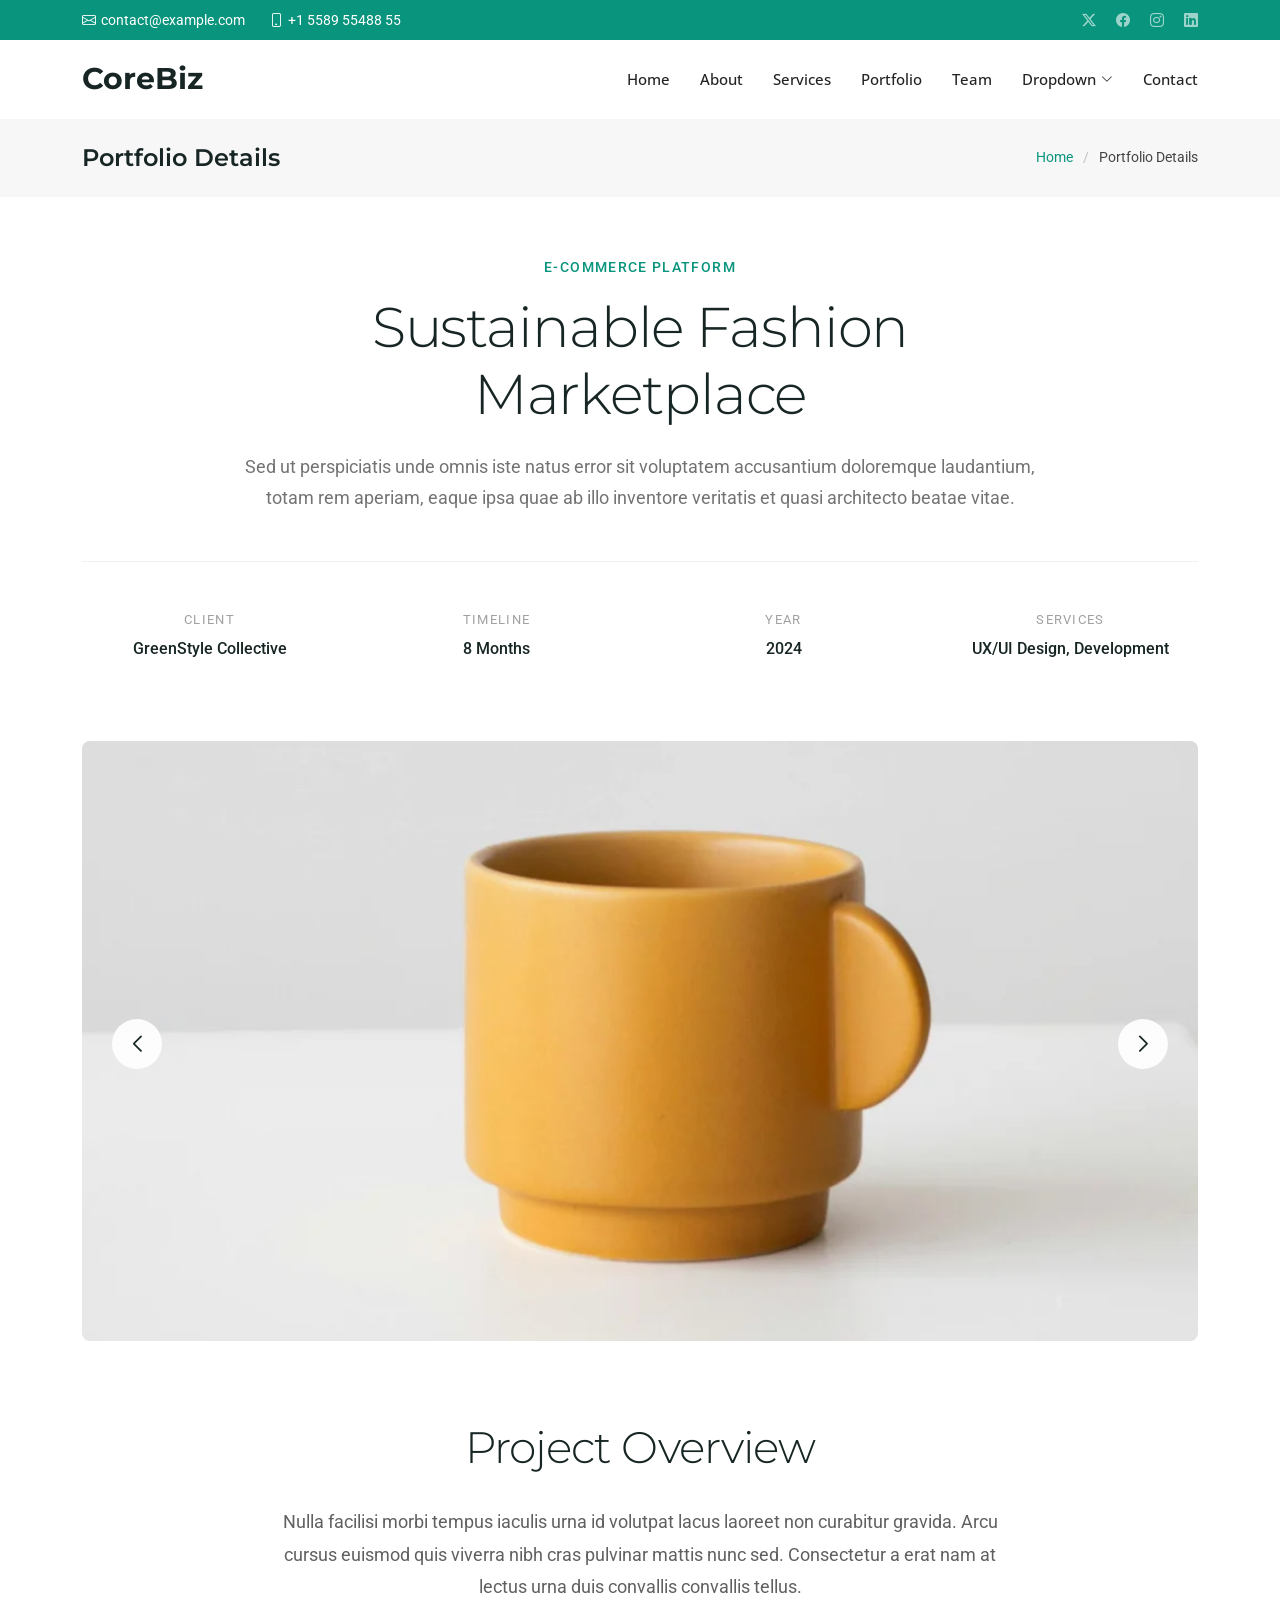
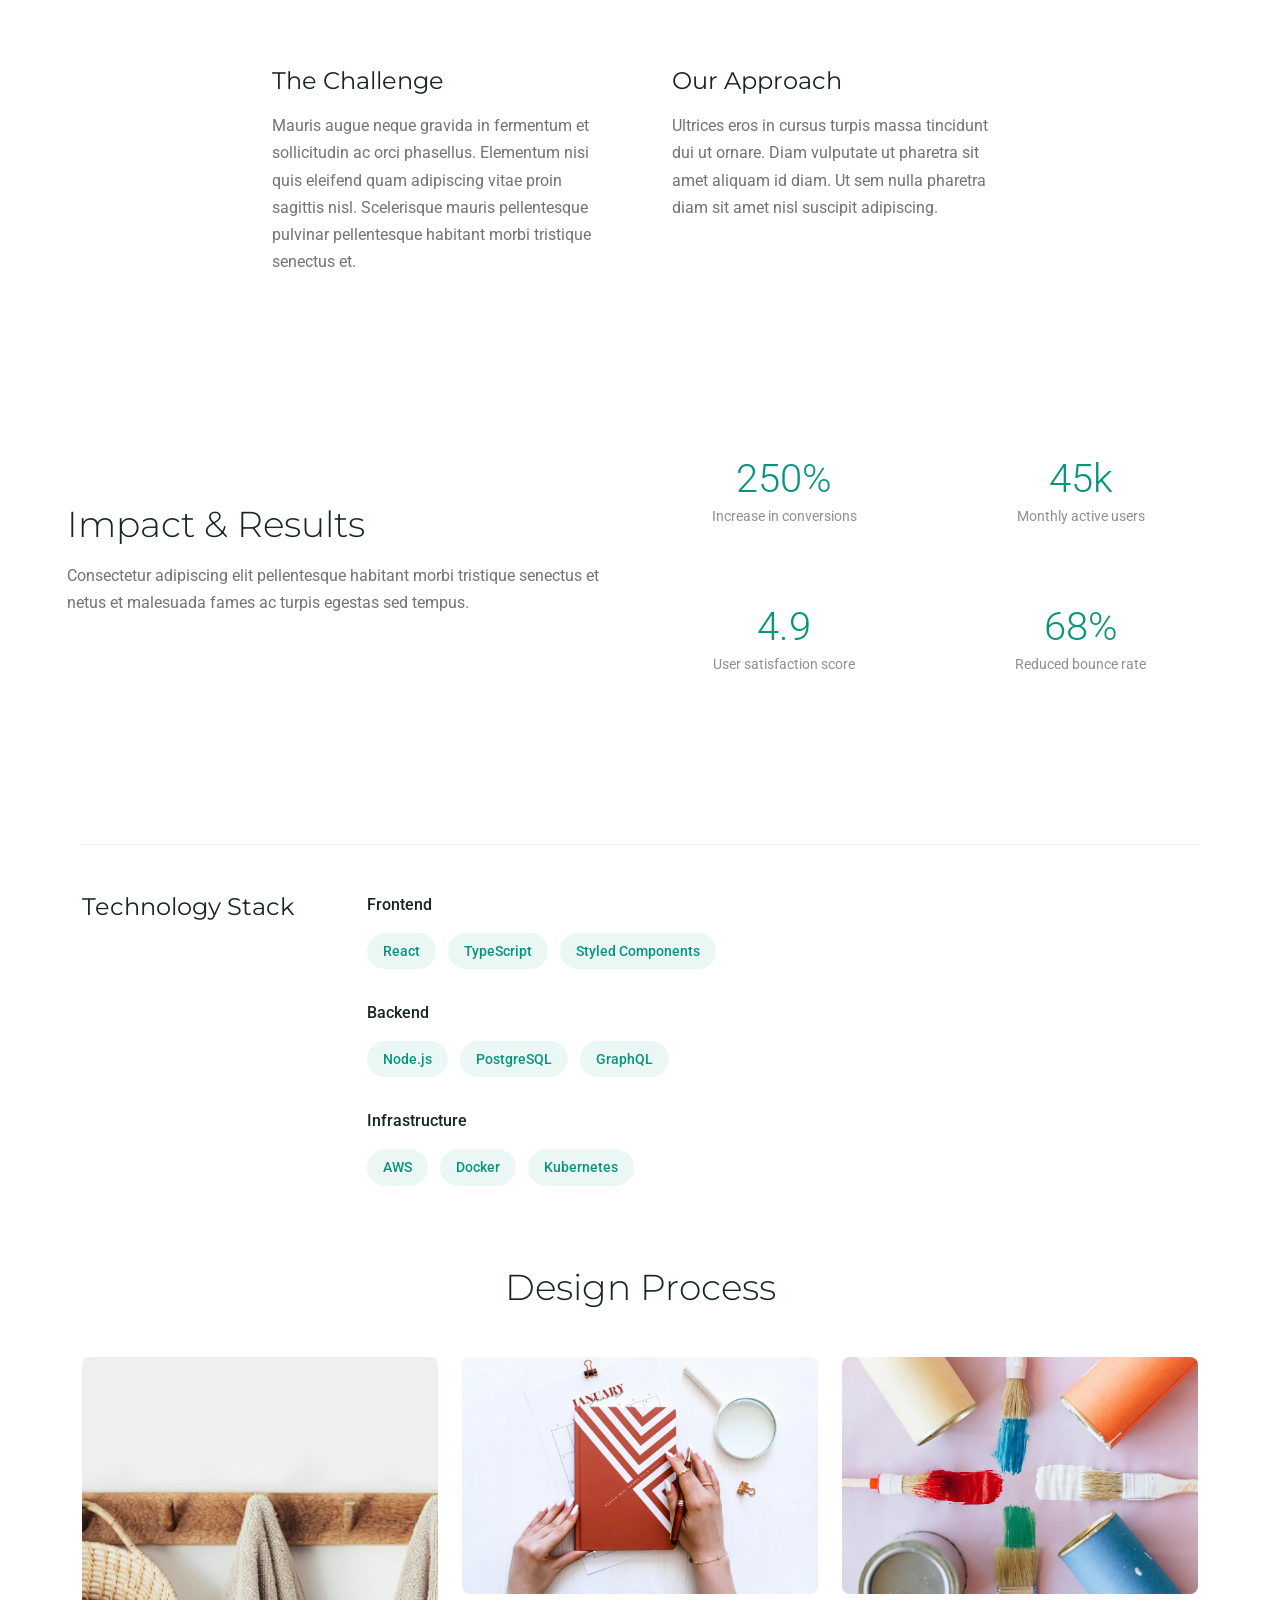
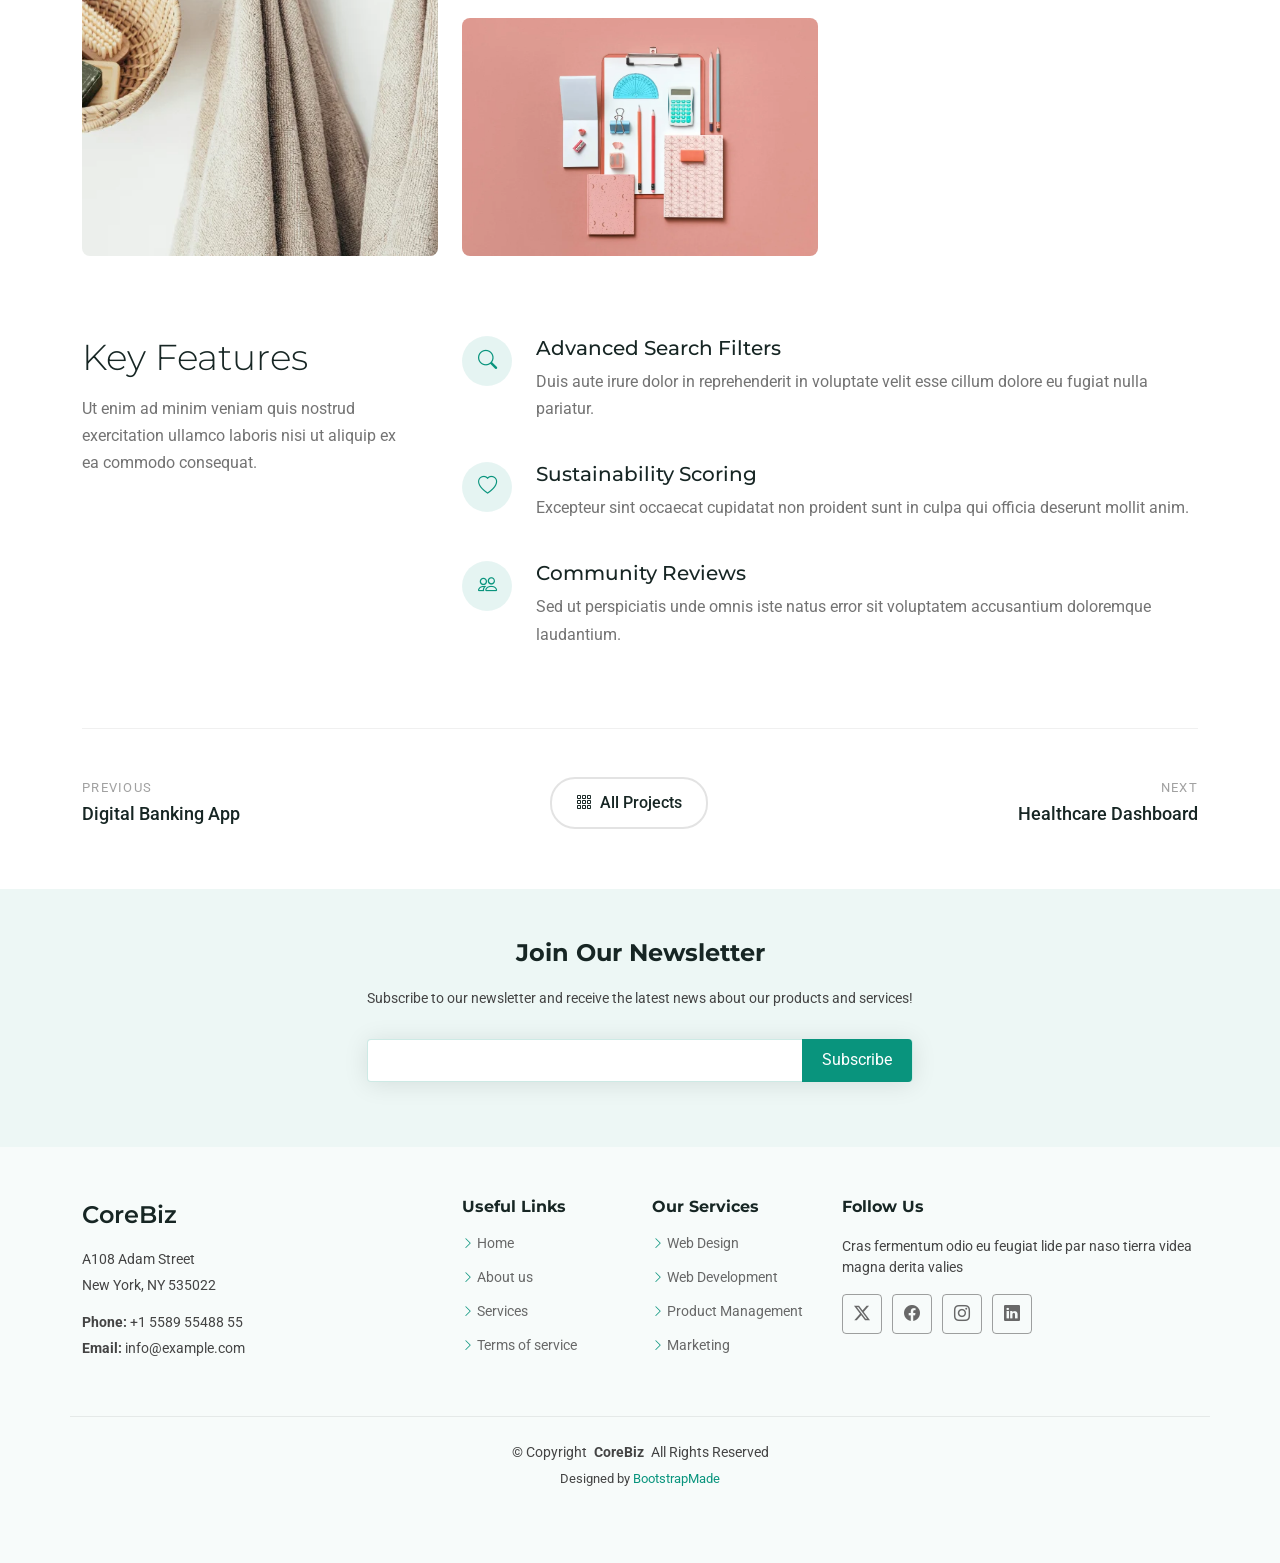
<file: portfolio-details.html>
<!DOCTYPE html>
<html lang="en">

<head>
  <meta charset="utf-8">
  <meta content="width=device-width, initial-scale=1.0" name="viewport">
  <title>Portfolio Details - CoreBiz Bootstrap Template</title>
  <meta name="description" content="">
  <meta name="keywords" content="">

  <!-- Favicons -->
  <link href="assets/img/favicon.png" rel="icon">
  <link href="assets/img/apple-touch-icon.png" rel="apple-touch-icon">

  <!-- Fonts -->
  <link href="https://fonts.googleapis.com" rel="preconnect">
  <link href="https://fonts.gstatic.com" rel="preconnect" crossorigin>
  <link href="https://fonts.googleapis.com/css2?family=Roboto:ital,wght@0,100;0,300;0,400;0,500;0,700;0,900;1,100;1,300;1,400;1,500;1,700;1,900&family=Open+Sans:ital,wght@0,300;0,400;0,500;0,600;0,700;0,800;1,300;1,400;1,500;1,600;1,700;1,800&family=Montserrat:ital,wght@0,100;0,200;0,300;0,400;0,500;0,600;0,700;0,800;0,900;1,100;1,200;1,300;1,400;1,500;1,600;1,700;1,800;1,900&display=swap" rel="stylesheet">

  <!-- Vendor CSS Files -->
  <link href="assets/vendor/bootstrap/css/bootstrap.min.css" rel="stylesheet">
  <link href="assets/vendor/bootstrap-icons/bootstrap-icons.css" rel="stylesheet">
  <link href="assets/vendor/aos/aos.css" rel="stylesheet">
  <link href="assets/vendor/glightbox/css/glightbox.min.css" rel="stylesheet">
  <link href="assets/vendor/swiper/swiper-bundle.min.css" rel="stylesheet">

  <!-- Main CSS File -->
  <link href="assets/css/main.css" rel="stylesheet">

  <!-- =======================================================
  * Template Name: CoreBiz
  * Template URL: https://bootstrapmade.com/corebiz-bootstrap-business-template/
  * Updated: Aug 30 2025 with Bootstrap v5.3.8
  * Author: BootstrapMade.com
  * License: https://bootstrapmade.com/license/
  ======================================================== -->
</head>

<body class="portfolio-details-page">

  <header id="header" class="header sticky-top">

    <div class="topbar d-flex align-items-center dark-background">
      <div class="container d-flex justify-content-center justify-content-md-between">
        <div class="contact-info d-flex align-items-center">
          <i class="bi bi-envelope d-flex align-items-center"><a href="mailto:contact@example.com">contact@example.com</a></i>
          <i class="bi bi-phone d-flex align-items-center ms-4"><span>+1 5589 55488 55</span></i>
        </div>
        <div class="social-links d-none d-md-flex align-items-center">
          <a href="#" class="twitter"><i class="bi bi-twitter-x"></i></a>
          <a href="#" class="facebook"><i class="bi bi-facebook"></i></a>
          <a href="#" class="instagram"><i class="bi bi-instagram"></i></a>
          <a href="#" class="linkedin"><i class="bi bi-linkedin"></i></a>
        </div>
      </div>
    </div><!-- End Top Bar -->

    <div class="branding d-flex align-items-cente">

      <div class="container position-relative d-flex align-items-center justify-content-between">
        <a href="index.html" class="logo d-flex align-items-center">
          <!-- Uncomment the line below if you also wish to use an image logo -->
          <!-- <img src="assets/img/logo.webp" alt=""> -->
          <h1 class="sitename">CoreBiz</h1>
        </a>

        <nav id="navmenu" class="navmenu">
          <ul>
            <li><a href="#hero">Home</a></li>
            <li><a href="#about">About</a></li>
            <li><a href="#services">Services</a></li>
            <li><a href="#portfolio">Portfolio</a></li>
            <li><a href="#team">Team</a></li>
            <li class="dropdown"><a href="#"><span>Dropdown</span> <i class="bi bi-chevron-down toggle-dropdown"></i></a>
              <ul>
                <li><a href="#">Dropdown 1</a></li>
                <li class="dropdown"><a href="#"><span>Deep Dropdown</span> <i class="bi bi-chevron-down toggle-dropdown"></i></a>
                  <ul>
                    <li><a href="#">Deep Dropdown 1</a></li>
                    <li><a href="#">Deep Dropdown 2</a></li>
                    <li><a href="#">Deep Dropdown 3</a></li>
                    <li><a href="#">Deep Dropdown 4</a></li>
                    <li><a href="#">Deep Dropdown 5</a></li>
                  </ul>
                </li>
                <li><a href="#">Dropdown 2</a></li>
                <li><a href="#">Dropdown 3</a></li>
                <li><a href="#">Dropdown 4</a></li>
              </ul>
            </li>
            <li><a href="#contact">Contact</a></li>
          </ul>
          <i class="mobile-nav-toggle d-xl-none bi bi-list"></i>
        </nav>

      </div>

    </div>

  </header>

  <main class="main">

    <!-- Page Title -->
    <div class="page-title" data-aos="fade">
      <div class="container d-lg-flex justify-content-between align-items-center">
        <h1 class="mb-2 mb-lg-0">Portfolio Details</h1>
        <nav class="breadcrumbs">
          <ol>
            <li><a href="index.html">Home</a></li>
            <li class="current">Portfolio Details</li>
          </ol>
        </nav>
      </div>
    </div><!-- End Page Title -->

    <!-- Portfolio Details Section -->
    <section id="portfolio-details" class="portfolio-details section">

      <div class="container" data-aos="fade-up" data-aos-delay="100">

        <div class="project-hero">
          <div class="hero-content" data-aos="fade-up">
            <div class="project-category">E-Commerce Platform</div>
            <h1 class="project-title">Sustainable Fashion Marketplace</h1>
            <p class="project-subtitle">Sed ut perspiciatis unde omnis iste natus error sit voluptatem accusantium doloremque laudantium, totam rem aperiam, eaque ipsa quae ab illo inventore veritatis et quasi architecto beatae vitae.</p>
          </div>

          <div class="project-meta-grid" data-aos="fade-up" data-aos-delay="200">
            <div class="meta-column">
              <div class="meta-label">Client</div>
              <div class="meta-value">GreenStyle Collective</div>
            </div>
            <div class="meta-column">
              <div class="meta-label">Timeline</div>
              <div class="meta-value">8 Months</div>
            </div>
            <div class="meta-column">
              <div class="meta-label">Year</div>
              <div class="meta-value">2024</div>
            </div>
            <div class="meta-column">
              <div class="meta-label">Services</div>
              <div class="meta-value">UX/UI Design, Development</div>
            </div>
          </div>
        </div>

        <div class="visual-showcase" data-aos="zoom-in" data-aos-delay="100">
          <div class="main-visual">
            <div class="portfolio-details-slider swiper init-swiper">
              <script type="application/json" class="swiper-config">
                {
                  "loop": true,
                  "speed": 600,
                  "autoplay": {
                    "delay": 4000
                  },
                  "effect": "creative",
                  "creativeEffect": {
                    "prev": {
                      "shadow": false,
                      "translate": ["-120%", 0, -500]
                    },
                    "next": {
                      "shadow": false,
                      "translate": ["120%", 0, -500]
                    }
                  },
                  "slidesPerView": 1,
                  "navigation": {
                    "nextEl": ".swiper-button-next",
                    "prevEl": ".swiper-button-prev"
                  }
                }
              </script>
              <div class="swiper-wrapper">
                <div class="swiper-slide">
                  <img src="assets/img/portfolio/portfolio-5.webp" alt="Project showcase" class="img-fluid" loading="lazy">
                </div>
                <div class="swiper-slide">
                  <img src="assets/img/portfolio/portfolio-7.webp" alt="Project showcase" class="img-fluid" loading="lazy">
                </div>
                <div class="swiper-slide">
                  <img src="assets/img/portfolio/portfolio-8.webp" alt="Project showcase" class="img-fluid" loading="lazy">
                </div>
              </div>
              <div class="swiper-button-next"></div>
              <div class="swiper-button-prev"></div>
            </div>
          </div>
        </div>

        <div class="content-section">
          <div class="row">
            <div class="col-lg-8 offset-lg-2">
              <div class="project-overview" data-aos="fade-up">
                <h2>Project Overview</h2>
                <p class="overview-text">Nulla facilisi morbi tempus iaculis urna id volutpat lacus laoreet non curabitur gravida. Arcu cursus euismod quis viverra nibh cras pulvinar mattis nunc sed. Consectetur a erat nam at lectus urna duis convallis convallis tellus.</p>

                <div class="challenge-solution">
                  <div class="challenge-block" data-aos="fade-up" data-aos-delay="100">
                    <h3>The Challenge</h3>
                    <p>Mauris augue neque gravida in fermentum et sollicitudin ac orci phasellus. Elementum nisi quis eleifend quam adipiscing vitae proin sagittis nisl. Scelerisque mauris pellentesque pulvinar pellentesque habitant morbi tristique senectus et.</p>
                  </div>

                  <div class="solution-block" data-aos="fade-up" data-aos-delay="200">
                    <h3>Our Approach</h3>
                    <p>Ultrices eros in cursus turpis massa tincidunt dui ut ornare. Diam vulputate ut pharetra sit amet aliquam id diam. Ut sem nulla pharetra diam sit amet nisl suscipit adipiscing.</p>
                  </div>
                </div>
              </div>
            </div>
          </div>
        </div>

        <div class="metrics-showcase" data-aos="fade-up" data-aos-delay="100">
          <div class="row align-items-center">
            <div class="col-lg-6">
              <div class="metrics-content">
                <h3>Impact &amp; Results</h3>
                <p>Consectetur adipiscing elit pellentesque habitant morbi tristique senectus et netus et malesuada fames ac turpis egestas sed tempus.</p>
              </div>
            </div>
            <div class="col-lg-6">
              <div class="metrics-grid">
                <div class="metric-item" data-aos="fade-up" data-aos-delay="200">
                  <div class="metric-number">250%</div>
                  <div class="metric-label">Increase in conversions</div>
                </div>
                <div class="metric-item" data-aos="fade-up" data-aos-delay="250">
                  <div class="metric-number">45k</div>
                  <div class="metric-label">Monthly active users</div>
                </div>
                <div class="metric-item" data-aos="fade-up" data-aos-delay="300">
                  <div class="metric-number">4.9</div>
                  <div class="metric-label">User satisfaction score</div>
                </div>
                <div class="metric-item" data-aos="fade-up" data-aos-delay="350">
                  <div class="metric-number">68%</div>
                  <div class="metric-label">Reduced bounce rate</div>
                </div>
              </div>
            </div>
          </div>
        </div>

        <div class="technology-stack" data-aos="fade-up" data-aos-delay="100">
          <div class="row">
            <div class="col-lg-3">
              <h3>Technology Stack</h3>
            </div>
            <div class="col-lg-9">
              <div class="tech-categories">
                <div class="tech-category" data-aos="fade-up" data-aos-delay="150">
                  <div class="category-title">Frontend</div>
                  <div class="tech-list">
                    <span class="tech-item">React</span>
                    <span class="tech-item">TypeScript</span>
                    <span class="tech-item">Styled Components</span>
                  </div>
                </div>
                <div class="tech-category" data-aos="fade-up" data-aos-delay="200">
                  <div class="category-title">Backend</div>
                  <div class="tech-list">
                    <span class="tech-item">Node.js</span>
                    <span class="tech-item">PostgreSQL</span>
                    <span class="tech-item">GraphQL</span>
                  </div>
                </div>
                <div class="tech-category" data-aos="fade-up" data-aos-delay="250">
                  <div class="category-title">Infrastructure</div>
                  <div class="tech-list">
                    <span class="tech-item">AWS</span>
                    <span class="tech-item">Docker</span>
                    <span class="tech-item">Kubernetes</span>
                  </div>
                </div>
              </div>
            </div>
          </div>
        </div>

        <div class="process-gallery" data-aos="fade-up" data-aos-delay="100">
          <h3>Design Process</h3>
          <div class="gallery-masonry">
            <div class="gallery-item large" data-aos="fade-up" data-aos-delay="150">
              <img src="assets/img/portfolio/portfolio-11.webp" alt="Design process" class="img-fluid glightbox" loading="lazy">
              <div class="gallery-caption">User Research &amp; Personas</div>
            </div>
            <div class="gallery-item" data-aos="fade-up" data-aos-delay="200">
              <img src="assets/img/portfolio/portfolio-12.webp" alt="Design process" class="img-fluid glightbox" loading="lazy">
              <div class="gallery-caption">Wireframes</div>
            </div>
            <div class="gallery-item" data-aos="fade-up" data-aos-delay="250">
              <img src="assets/img/portfolio/portfolio-3.webp" alt="Design process" class="img-fluid glightbox" loading="lazy">
              <div class="gallery-caption">Prototypes</div>
            </div>
            <div class="gallery-item" data-aos="fade-up" data-aos-delay="300">
              <img src="assets/img/portfolio/portfolio-4.webp" alt="Design process" class="img-fluid glightbox" loading="lazy">
              <div class="gallery-caption">Final Design</div>
            </div>
          </div>
        </div>

        <div class="key-features-section" data-aos="fade-up" data-aos-delay="100">
          <div class="row">
            <div class="col-lg-4">
              <div class="features-intro">
                <h3>Key Features</h3>
                <p>Ut enim ad minim veniam quis nostrud exercitation ullamco laboris nisi ut aliquip ex ea commodo consequat.</p>
              </div>
            </div>
            <div class="col-lg-8">
              <div class="features-list">
                <div class="feature-row" data-aos="fade-up" data-aos-delay="150">
                  <div class="feature-icon">
                    <i class="bi bi-search"></i>
                  </div>
                  <div class="feature-content">
                    <h4>Advanced Search Filters</h4>
                    <p>Duis aute irure dolor in reprehenderit in voluptate velit esse cillum dolore eu fugiat nulla pariatur.</p>
                  </div>
                </div>
                <div class="feature-row" data-aos="fade-up" data-aos-delay="200">
                  <div class="feature-icon">
                    <i class="bi bi-heart"></i>
                  </div>
                  <div class="feature-content">
                    <h4>Sustainability Scoring</h4>
                    <p>Excepteur sint occaecat cupidatat non proident sunt in culpa qui officia deserunt mollit anim.</p>
                  </div>
                </div>
                <div class="feature-row" data-aos="fade-up" data-aos-delay="250">
                  <div class="feature-icon">
                    <i class="bi bi-people"></i>
                  </div>
                  <div class="feature-content">
                    <h4>Community Reviews</h4>
                    <p>Sed ut perspiciatis unde omnis iste natus error sit voluptatem accusantium doloremque laudantium.</p>
                  </div>
                </div>
              </div>
            </div>
          </div>
        </div>

        <div class="project-footer" data-aos="fade-up" data-aos-delay="200">
          <div class="footer-navigation">
            <a href="#" class="nav-link prev-project">
              <span class="nav-direction">Previous</span>
              <span class="nav-title">Digital Banking App</span>
            </a>
            <a href="#" class="nav-link all-projects">
              <i class="bi bi-grid-3x3-gap"></i>
              <span>All Projects</span>
            </a>
            <a href="#" class="nav-link next-project">
              <span class="nav-direction">Next</span>
              <span class="nav-title">Healthcare Dashboard</span>
            </a>
          </div>
        </div>

      </div>

    </section><!-- /Portfolio Details Section -->

  </main>

  <footer id="footer" class="footer light-background">

    <div class="footer-newsletter">
      <div class="container">
        <div class="row justify-content-center text-center">
          <div class="col-lg-6">
            <h4>Join Our Newsletter</h4>
            <p>Subscribe to our newsletter and receive the latest news about our products and services!</p>
            <form action="forms/newsletter.php" method="post" class="php-email-form">
              <div class="newsletter-form"><input type="email" name="email"><input type="submit" value="Subscribe"></div>
              <div class="loading">Loading</div>
              <div class="error-message"></div>
              <div class="sent-message">Your subscription request has been sent. Thank you!</div>
            </form>
          </div>
        </div>
      </div>
    </div>

    <div class="container footer-top">
      <div class="row gy-4">
        <div class="col-lg-4 col-md-6 footer-about">
          <a href="index.html" class="d-flex align-items-center">
            <span class="sitename">CoreBiz</span>
          </a>
          <div class="footer-contact pt-3">
            <p>A108 Adam Street</p>
            <p>New York, NY 535022</p>
            <p class="mt-3"><strong>Phone:</strong> <span>+1 5589 55488 55</span></p>
            <p><strong>Email:</strong> <span>info@example.com</span></p>
          </div>
        </div>

        <div class="col-lg-2 col-md-3 footer-links">
          <h4>Useful Links</h4>
          <ul>
            <li><i class="bi bi-chevron-right"></i> <a href="#">Home</a></li>
            <li><i class="bi bi-chevron-right"></i> <a href="#">About us</a></li>
            <li><i class="bi bi-chevron-right"></i> <a href="#">Services</a></li>
            <li><i class="bi bi-chevron-right"></i> <a href="#">Terms of service</a></li>
          </ul>
        </div>

        <div class="col-lg-2 col-md-3 footer-links">
          <h4>Our Services</h4>
          <ul>
            <li><i class="bi bi-chevron-right"></i> <a href="#">Web Design</a></li>
            <li><i class="bi bi-chevron-right"></i> <a href="#">Web Development</a></li>
            <li><i class="bi bi-chevron-right"></i> <a href="#">Product Management</a></li>
            <li><i class="bi bi-chevron-right"></i> <a href="#">Marketing</a></li>
          </ul>
        </div>

        <div class="col-lg-4 col-md-12">
          <h4>Follow Us</h4>
          <p>Cras fermentum odio eu feugiat lide par naso tierra videa magna derita valies</p>
          <div class="social-links d-flex">
            <a href=""><i class="bi bi-twitter-x"></i></a>
            <a href=""><i class="bi bi-facebook"></i></a>
            <a href=""><i class="bi bi-instagram"></i></a>
            <a href=""><i class="bi bi-linkedin"></i></a>
          </div>
        </div>

      </div>
    </div>

    <div class="container copyright text-center mt-4">
      <p>© <span>Copyright</span> <strong class="px-1 sitename">CoreBiz</strong> <span>All Rights Reserved</span></p>
      <div class="credits">
        <!-- All the links in the footer should remain intact. -->
        <!-- You can delete the links only if you've purchased the pro version. -->
        <!-- Licensing information: https://bootstrapmade.com/license/ -->
        <!-- Purchase the pro version with working PHP/AJAX contact form: [buy-url] -->
        Designed by <a href="https://bootstrapmade.com/">BootstrapMade</a>
      </div>
    </div>

  </footer>

  <!-- Scroll Top -->
  <a href="#" id="scroll-top" class="scroll-top d-flex align-items-center justify-content-center"><i class="bi bi-arrow-up-short"></i></a>

  <!-- Preloader -->
  <div id="preloader">
    <div></div>
    <div></div>
    <div></div>
    <div></div>
  </div>

  <!-- Vendor JS Files -->
  <script src="assets/vendor/bootstrap/js/bootstrap.bundle.min.js"></script>
  <script src="assets/vendor/php-email-form/validate.js"></script>
  <script src="assets/vendor/aos/aos.js"></script>
  <script src="assets/vendor/glightbox/js/glightbox.min.js"></script>
  <script src="assets/vendor/purecounter/purecounter_vanilla.js"></script>
  <script src="assets/vendor/waypoints/noframework.waypoints.js"></script>
  <script src="assets/vendor/swiper/swiper-bundle.min.js"></script>
  <script src="assets/vendor/imagesloaded/imagesloaded.pkgd.min.js"></script>
  <script src="assets/vendor/isotope-layout/isotope.pkgd.min.js"></script>

  <!-- Main JS File -->
  <script src="assets/js/main.js"></script>

</body>

</html>
</file>
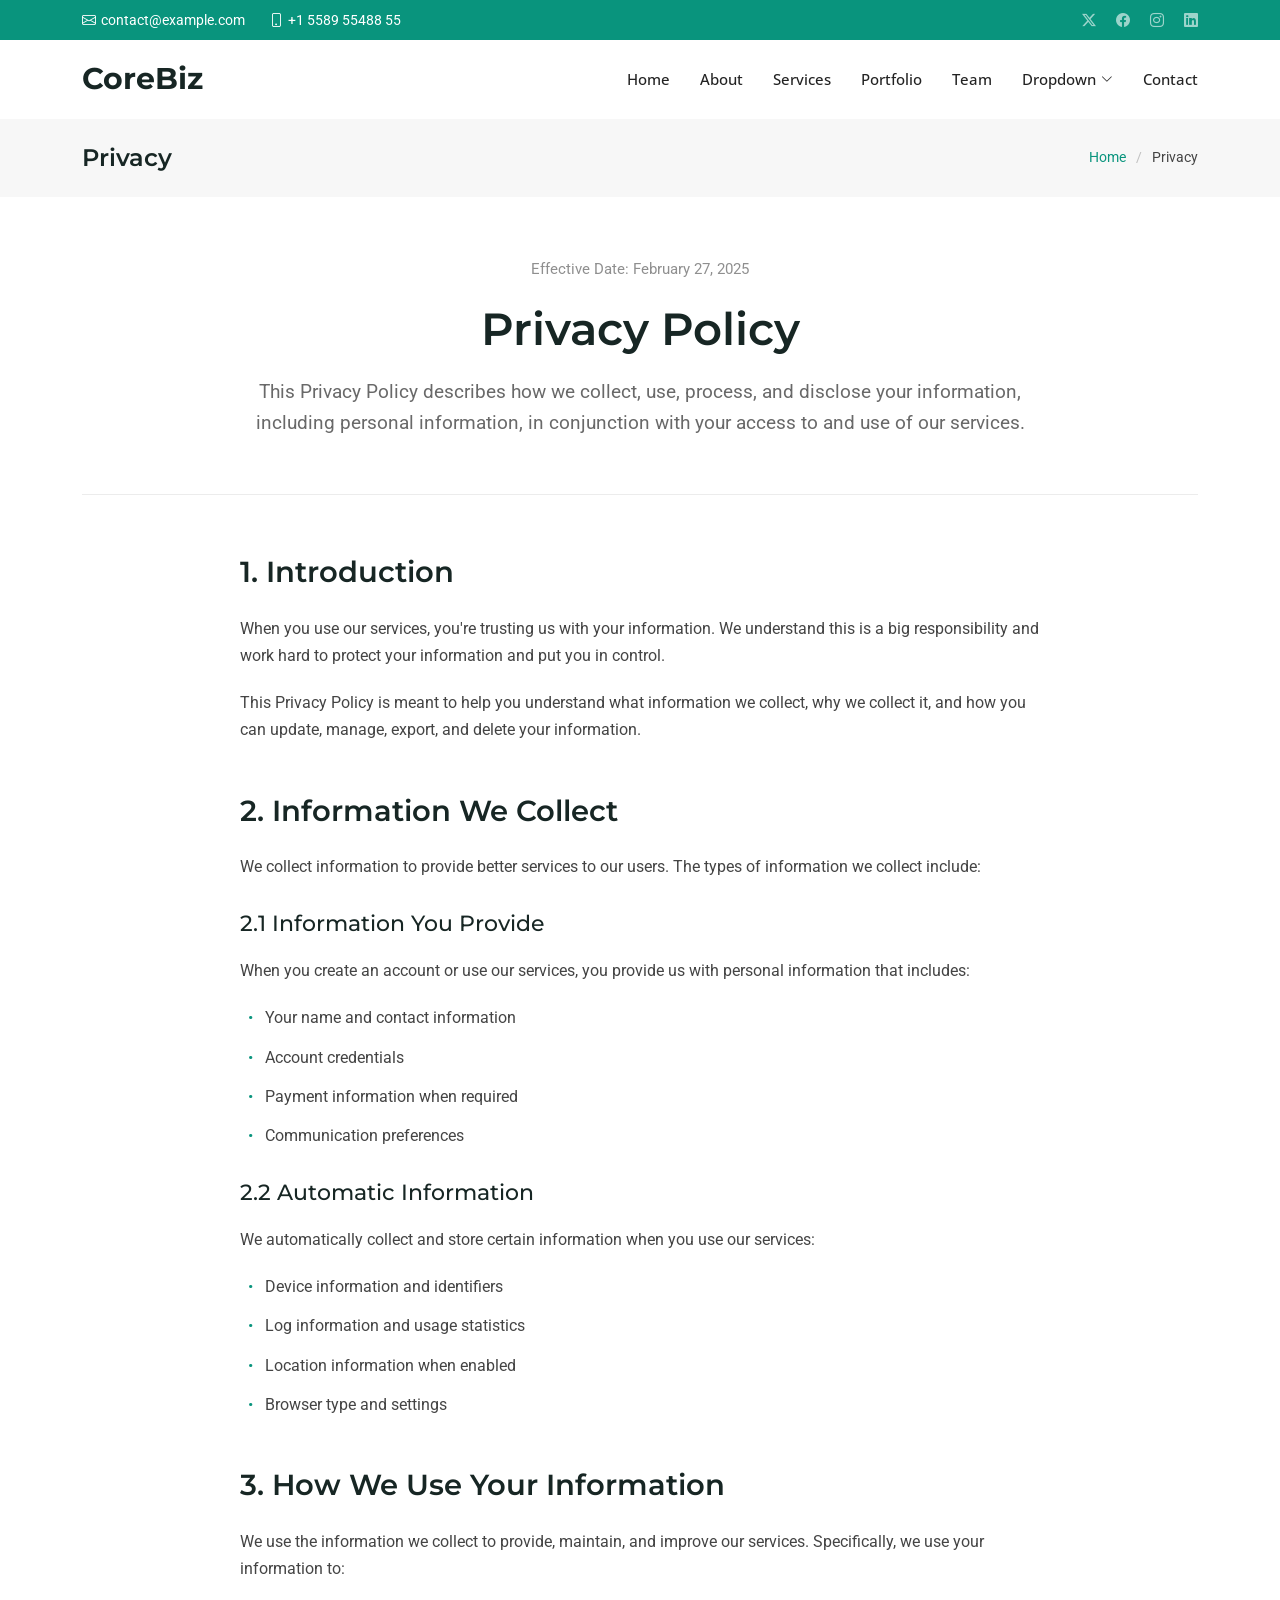
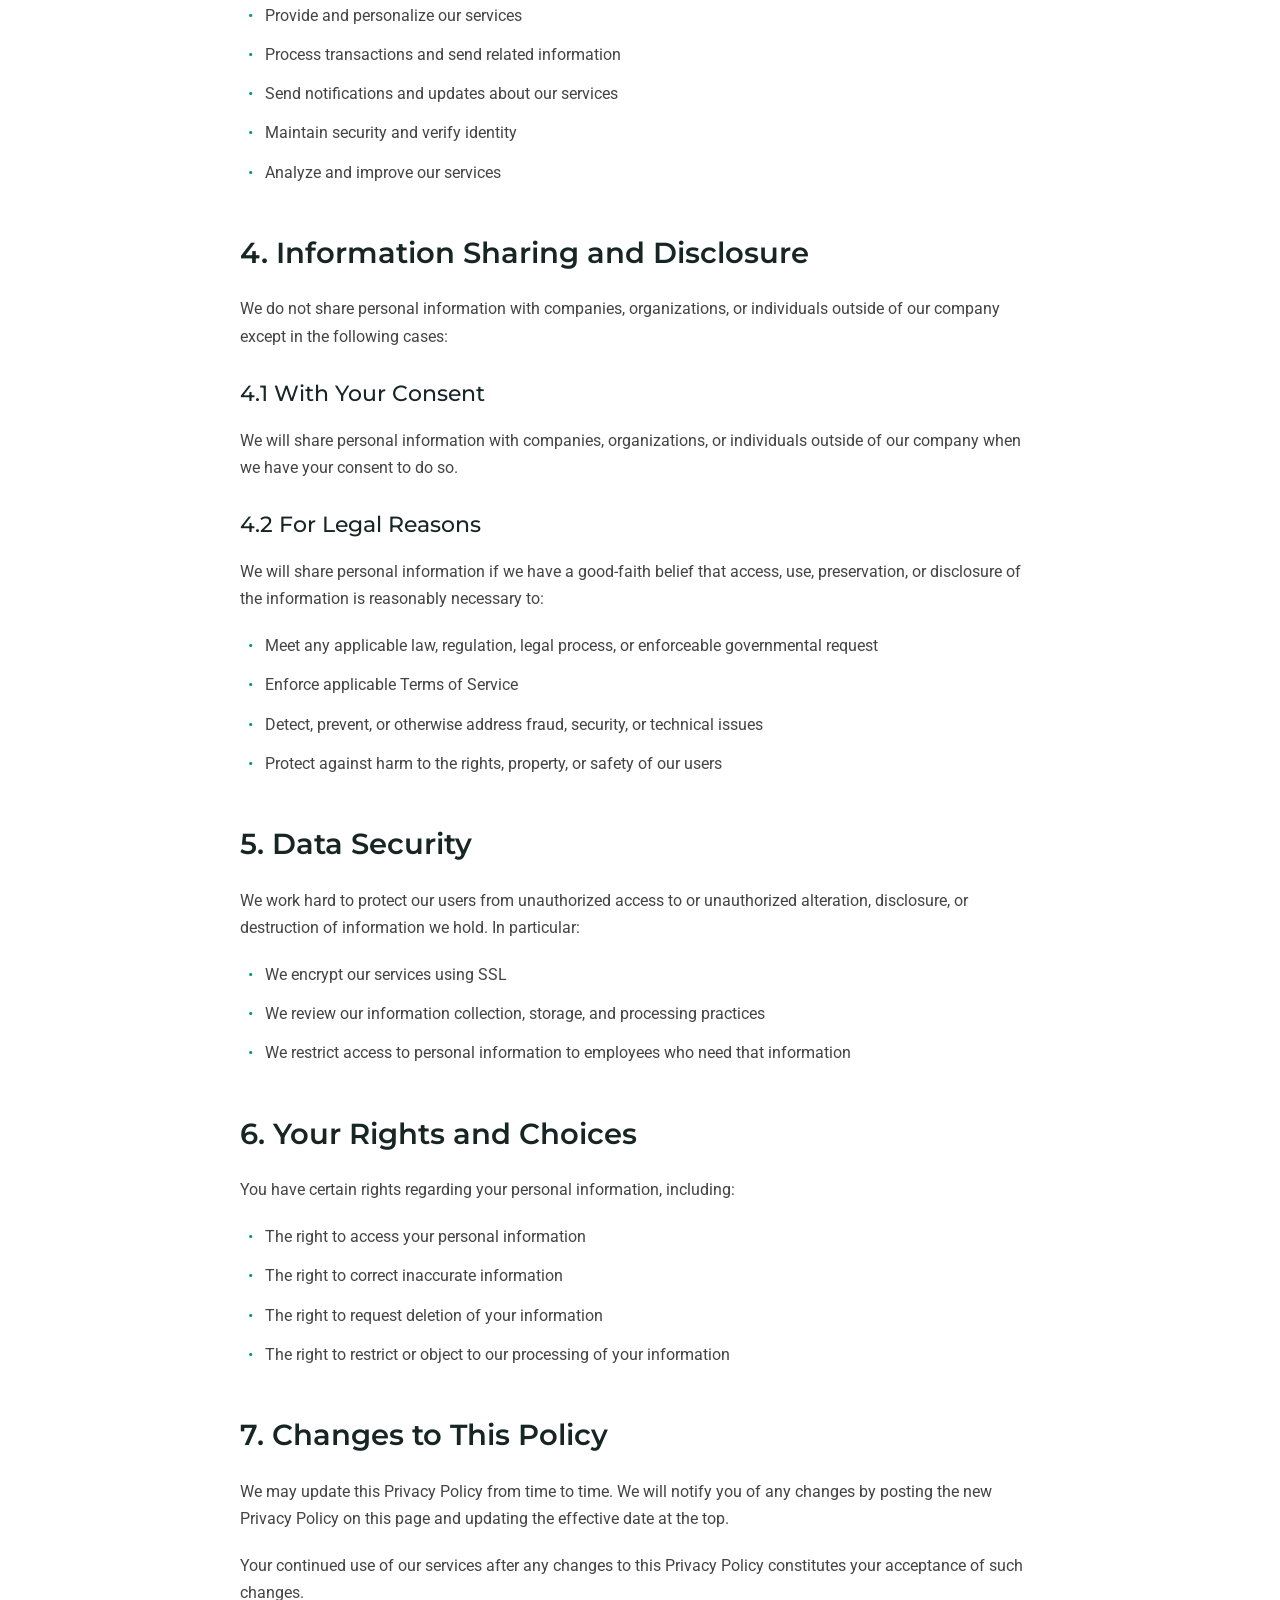
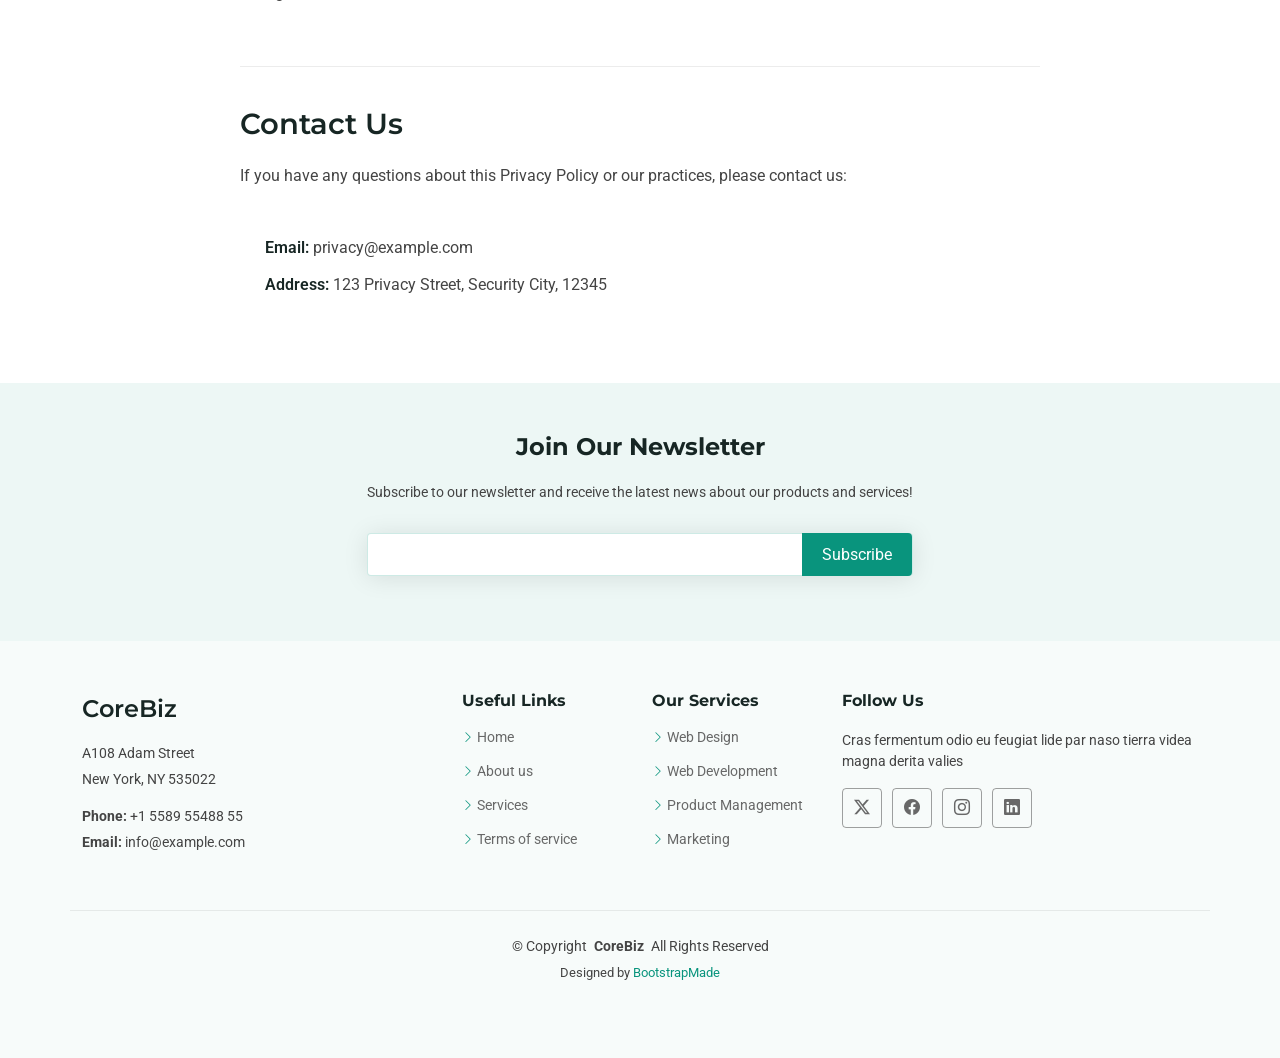
<file: privacy.html>
<!DOCTYPE html>
<html lang="en">

<head>
  <meta charset="utf-8">
  <meta content="width=device-width, initial-scale=1.0" name="viewport">
  <title>Privacy - CoreBiz Bootstrap Template</title>
  <meta name="description" content="">
  <meta name="keywords" content="">

  <!-- Favicons -->
  <link href="assets/img/favicon.png" rel="icon">
  <link href="assets/img/apple-touch-icon.png" rel="apple-touch-icon">

  <!-- Fonts -->
  <link href="https://fonts.googleapis.com" rel="preconnect">
  <link href="https://fonts.gstatic.com" rel="preconnect" crossorigin>
  <link href="https://fonts.googleapis.com/css2?family=Roboto:ital,wght@0,100;0,300;0,400;0,500;0,700;0,900;1,100;1,300;1,400;1,500;1,700;1,900&family=Open+Sans:ital,wght@0,300;0,400;0,500;0,600;0,700;0,800;1,300;1,400;1,500;1,600;1,700;1,800&family=Montserrat:ital,wght@0,100;0,200;0,300;0,400;0,500;0,600;0,700;0,800;0,900;1,100;1,200;1,300;1,400;1,500;1,600;1,700;1,800;1,900&display=swap" rel="stylesheet">

  <!-- Vendor CSS Files -->
  <link href="assets/vendor/bootstrap/css/bootstrap.min.css" rel="stylesheet">
  <link href="assets/vendor/bootstrap-icons/bootstrap-icons.css" rel="stylesheet">
  <link href="assets/vendor/aos/aos.css" rel="stylesheet">
  <link href="assets/vendor/glightbox/css/glightbox.min.css" rel="stylesheet">
  <link href="assets/vendor/swiper/swiper-bundle.min.css" rel="stylesheet">

  <!-- Main CSS File -->
  <link href="assets/css/main.css" rel="stylesheet">

  <!-- =======================================================
  * Template Name: CoreBiz
  * Template URL: https://bootstrapmade.com/corebiz-bootstrap-business-template/
  * Updated: Aug 30 2025 with Bootstrap v5.3.8
  * Author: BootstrapMade.com
  * License: https://bootstrapmade.com/license/
  ======================================================== -->
</head>

<body class="privacy-page">

  <header id="header" class="header sticky-top">

    <div class="topbar d-flex align-items-center dark-background">
      <div class="container d-flex justify-content-center justify-content-md-between">
        <div class="contact-info d-flex align-items-center">
          <i class="bi bi-envelope d-flex align-items-center"><a href="mailto:contact@example.com">contact@example.com</a></i>
          <i class="bi bi-phone d-flex align-items-center ms-4"><span>+1 5589 55488 55</span></i>
        </div>
        <div class="social-links d-none d-md-flex align-items-center">
          <a href="#" class="twitter"><i class="bi bi-twitter-x"></i></a>
          <a href="#" class="facebook"><i class="bi bi-facebook"></i></a>
          <a href="#" class="instagram"><i class="bi bi-instagram"></i></a>
          <a href="#" class="linkedin"><i class="bi bi-linkedin"></i></a>
        </div>
      </div>
    </div><!-- End Top Bar -->

    <div class="branding d-flex align-items-cente">

      <div class="container position-relative d-flex align-items-center justify-content-between">
        <a href="index.html" class="logo d-flex align-items-center">
          <!-- Uncomment the line below if you also wish to use an image logo -->
          <!-- <img src="assets/img/logo.webp" alt=""> -->
          <h1 class="sitename">CoreBiz</h1>
        </a>

        <nav id="navmenu" class="navmenu">
          <ul>
            <li><a href="#hero">Home</a></li>
            <li><a href="#about">About</a></li>
            <li><a href="#services">Services</a></li>
            <li><a href="#portfolio">Portfolio</a></li>
            <li><a href="#team">Team</a></li>
            <li class="dropdown"><a href="#"><span>Dropdown</span> <i class="bi bi-chevron-down toggle-dropdown"></i></a>
              <ul>
                <li><a href="#">Dropdown 1</a></li>
                <li class="dropdown"><a href="#"><span>Deep Dropdown</span> <i class="bi bi-chevron-down toggle-dropdown"></i></a>
                  <ul>
                    <li><a href="#">Deep Dropdown 1</a></li>
                    <li><a href="#">Deep Dropdown 2</a></li>
                    <li><a href="#">Deep Dropdown 3</a></li>
                    <li><a href="#">Deep Dropdown 4</a></li>
                    <li><a href="#">Deep Dropdown 5</a></li>
                  </ul>
                </li>
                <li><a href="#">Dropdown 2</a></li>
                <li><a href="#">Dropdown 3</a></li>
                <li><a href="#">Dropdown 4</a></li>
              </ul>
            </li>
            <li><a href="#contact">Contact</a></li>
          </ul>
          <i class="mobile-nav-toggle d-xl-none bi bi-list"></i>
        </nav>

      </div>

    </div>

  </header>

  <main class="main">

    <!-- Page Title -->
    <div class="page-title" data-aos="fade">
      <div class="container d-lg-flex justify-content-between align-items-center">
        <h1 class="mb-2 mb-lg-0">Privacy</h1>
        <nav class="breadcrumbs">
          <ol>
            <li><a href="index.html">Home</a></li>
            <li class="current">Privacy</li>
          </ol>
        </nav>
      </div>
    </div><!-- End Page Title -->

    <!-- Privacy 2 Section -->
    <section id="privacy-2" class="privacy-2 section">

      <div class="container" data-aos="fade-up">
        <!-- Header -->
        <div class="privacy-header" data-aos="fade-up">
          <div class="header-content">
            <div class="last-updated">Effective Date: February 27, 2025</div>
            <h1>Privacy Policy</h1>
            <p class="intro-text">This Privacy Policy describes how we collect, use, process, and disclose your information, including personal information, in conjunction with your access to and use of our services.</p>
          </div>
        </div>

        <!-- Main Content -->
        <div class="privacy-content" data-aos="fade-up">
          <!-- Introduction -->
          <div class="content-section">
            <h2>1. Introduction</h2>
            <p>When you use our services, you're trusting us with your information. We understand this is a big responsibility and work hard to protect your information and put you in control.</p>
            <p>This Privacy Policy is meant to help you understand what information we collect, why we collect it, and how you can update, manage, export, and delete your information.</p>
          </div>

          <!-- Information Collection -->
          <div class="content-section">
            <h2>2. Information We Collect</h2>
            <p>We collect information to provide better services to our users. The types of information we collect include:</p>

            <h3>2.1 Information You Provide</h3>
            <p>When you create an account or use our services, you provide us with personal information that includes:</p>
            <ul>
              <li>Your name and contact information</li>
              <li>Account credentials</li>
              <li>Payment information when required</li>
              <li>Communication preferences</li>
            </ul>

            <h3>2.2 Automatic Information</h3>
            <p>We automatically collect and store certain information when you use our services:</p>
            <ul>
              <li>Device information and identifiers</li>
              <li>Log information and usage statistics</li>
              <li>Location information when enabled</li>
              <li>Browser type and settings</li>
            </ul>
          </div>

          <!-- Use of Information -->
          <div class="content-section">
            <h2>3. How We Use Your Information</h2>
            <p>We use the information we collect to provide, maintain, and improve our services. Specifically, we use your information to:</p>
            <ul>
              <li>Provide and personalize our services</li>
              <li>Process transactions and send related information</li>
              <li>Send notifications and updates about our services</li>
              <li>Maintain security and verify identity</li>
              <li>Analyze and improve our services</li>
            </ul>
          </div>

          <!-- Information Sharing -->
          <div class="content-section">
            <h2>4. Information Sharing and Disclosure</h2>
            <p>We do not share personal information with companies, organizations, or individuals outside of our company except in the following cases:</p>

            <h3>4.1 With Your Consent</h3>
            <p>We will share personal information with companies, organizations, or individuals outside of our company when we have your consent to do so.</p>

            <h3>4.2 For Legal Reasons</h3>
            <p>We will share personal information if we have a good-faith belief that access, use, preservation, or disclosure of the information is reasonably necessary to:</p>
            <ul>
              <li>Meet any applicable law, regulation, legal process, or enforceable governmental request</li>
              <li>Enforce applicable Terms of Service</li>
              <li>Detect, prevent, or otherwise address fraud, security, or technical issues</li>
              <li>Protect against harm to the rights, property, or safety of our users</li>
            </ul>
          </div>

          <!-- Data Security -->
          <div class="content-section">
            <h2>5. Data Security</h2>
            <p>We work hard to protect our users from unauthorized access to or unauthorized alteration, disclosure, or destruction of information we hold. In particular:</p>
            <ul>
              <li>We encrypt our services using SSL</li>
              <li>We review our information collection, storage, and processing practices</li>
              <li>We restrict access to personal information to employees who need that information</li>
            </ul>
          </div>

          <!-- Your Rights -->
          <div class="content-section">
            <h2>6. Your Rights and Choices</h2>
            <p>You have certain rights regarding your personal information, including:</p>
            <ul>
              <li>The right to access your personal information</li>
              <li>The right to correct inaccurate information</li>
              <li>The right to request deletion of your information</li>
              <li>The right to restrict or object to our processing of your information</li>
            </ul>
          </div>

          <!-- Policy Updates -->
          <div class="content-section">
            <h2>7. Changes to This Policy</h2>
            <p>We may update this Privacy Policy from time to time. We will notify you of any changes by posting the new Privacy Policy on this page and updating the effective date at the top.</p>
            <p>Your continued use of our services after any changes to this Privacy Policy constitutes your acceptance of such changes.</p>
          </div>
        </div>

        <!-- Contact Section -->
        <div class="privacy-contact" data-aos="fade-up">
          <h2>Contact Us</h2>
          <p>If you have any questions about this Privacy Policy or our practices, please contact us:</p>
          <div class="contact-details">
            <p><strong>Email:</strong> privacy@example.com</p>
            <p><strong>Address:</strong> 123 Privacy Street, Security City, 12345</p>
          </div>
        </div>

      </div>

    </section><!-- /Privacy 2 Section -->

  </main>

  <footer id="footer" class="footer light-background">

    <div class="footer-newsletter">
      <div class="container">
        <div class="row justify-content-center text-center">
          <div class="col-lg-6">
            <h4>Join Our Newsletter</h4>
            <p>Subscribe to our newsletter and receive the latest news about our products and services!</p>
            <form action="forms/newsletter.php" method="post" class="php-email-form">
              <div class="newsletter-form"><input type="email" name="email"><input type="submit" value="Subscribe"></div>
              <div class="loading">Loading</div>
              <div class="error-message"></div>
              <div class="sent-message">Your subscription request has been sent. Thank you!</div>
            </form>
          </div>
        </div>
      </div>
    </div>

    <div class="container footer-top">
      <div class="row gy-4">
        <div class="col-lg-4 col-md-6 footer-about">
          <a href="index.html" class="d-flex align-items-center">
            <span class="sitename">CoreBiz</span>
          </a>
          <div class="footer-contact pt-3">
            <p>A108 Adam Street</p>
            <p>New York, NY 535022</p>
            <p class="mt-3"><strong>Phone:</strong> <span>+1 5589 55488 55</span></p>
            <p><strong>Email:</strong> <span>info@example.com</span></p>
          </div>
        </div>

        <div class="col-lg-2 col-md-3 footer-links">
          <h4>Useful Links</h4>
          <ul>
            <li><i class="bi bi-chevron-right"></i> <a href="#">Home</a></li>
            <li><i class="bi bi-chevron-right"></i> <a href="#">About us</a></li>
            <li><i class="bi bi-chevron-right"></i> <a href="#">Services</a></li>
            <li><i class="bi bi-chevron-right"></i> <a href="#">Terms of service</a></li>
          </ul>
        </div>

        <div class="col-lg-2 col-md-3 footer-links">
          <h4>Our Services</h4>
          <ul>
            <li><i class="bi bi-chevron-right"></i> <a href="#">Web Design</a></li>
            <li><i class="bi bi-chevron-right"></i> <a href="#">Web Development</a></li>
            <li><i class="bi bi-chevron-right"></i> <a href="#">Product Management</a></li>
            <li><i class="bi bi-chevron-right"></i> <a href="#">Marketing</a></li>
          </ul>
        </div>

        <div class="col-lg-4 col-md-12">
          <h4>Follow Us</h4>
          <p>Cras fermentum odio eu feugiat lide par naso tierra videa magna derita valies</p>
          <div class="social-links d-flex">
            <a href=""><i class="bi bi-twitter-x"></i></a>
            <a href=""><i class="bi bi-facebook"></i></a>
            <a href=""><i class="bi bi-instagram"></i></a>
            <a href=""><i class="bi bi-linkedin"></i></a>
          </div>
        </div>

      </div>
    </div>

    <div class="container copyright text-center mt-4">
      <p>© <span>Copyright</span> <strong class="px-1 sitename">CoreBiz</strong> <span>All Rights Reserved</span></p>
      <div class="credits">
        <!-- All the links in the footer should remain intact. -->
        <!-- You can delete the links only if you've purchased the pro version. -->
        <!-- Licensing information: https://bootstrapmade.com/license/ -->
        <!-- Purchase the pro version with working PHP/AJAX contact form: [buy-url] -->
        Designed by <a href="https://bootstrapmade.com/">BootstrapMade</a>
      </div>
    </div>

  </footer>

  <!-- Scroll Top -->
  <a href="#" id="scroll-top" class="scroll-top d-flex align-items-center justify-content-center"><i class="bi bi-arrow-up-short"></i></a>

  <!-- Preloader -->
  <div id="preloader">
    <div></div>
    <div></div>
    <div></div>
    <div></div>
  </div>

  <!-- Vendor JS Files -->
  <script src="assets/vendor/bootstrap/js/bootstrap.bundle.min.js"></script>
  <script src="assets/vendor/php-email-form/validate.js"></script>
  <script src="assets/vendor/aos/aos.js"></script>
  <script src="assets/vendor/glightbox/js/glightbox.min.js"></script>
  <script src="assets/vendor/purecounter/purecounter_vanilla.js"></script>
  <script src="assets/vendor/waypoints/noframework.waypoints.js"></script>
  <script src="assets/vendor/swiper/swiper-bundle.min.js"></script>
  <script src="assets/vendor/imagesloaded/imagesloaded.pkgd.min.js"></script>
  <script src="assets/vendor/isotope-layout/isotope.pkgd.min.js"></script>

  <!-- Main JS File -->
  <script src="assets/js/main.js"></script>

</body>

</html>
</file>
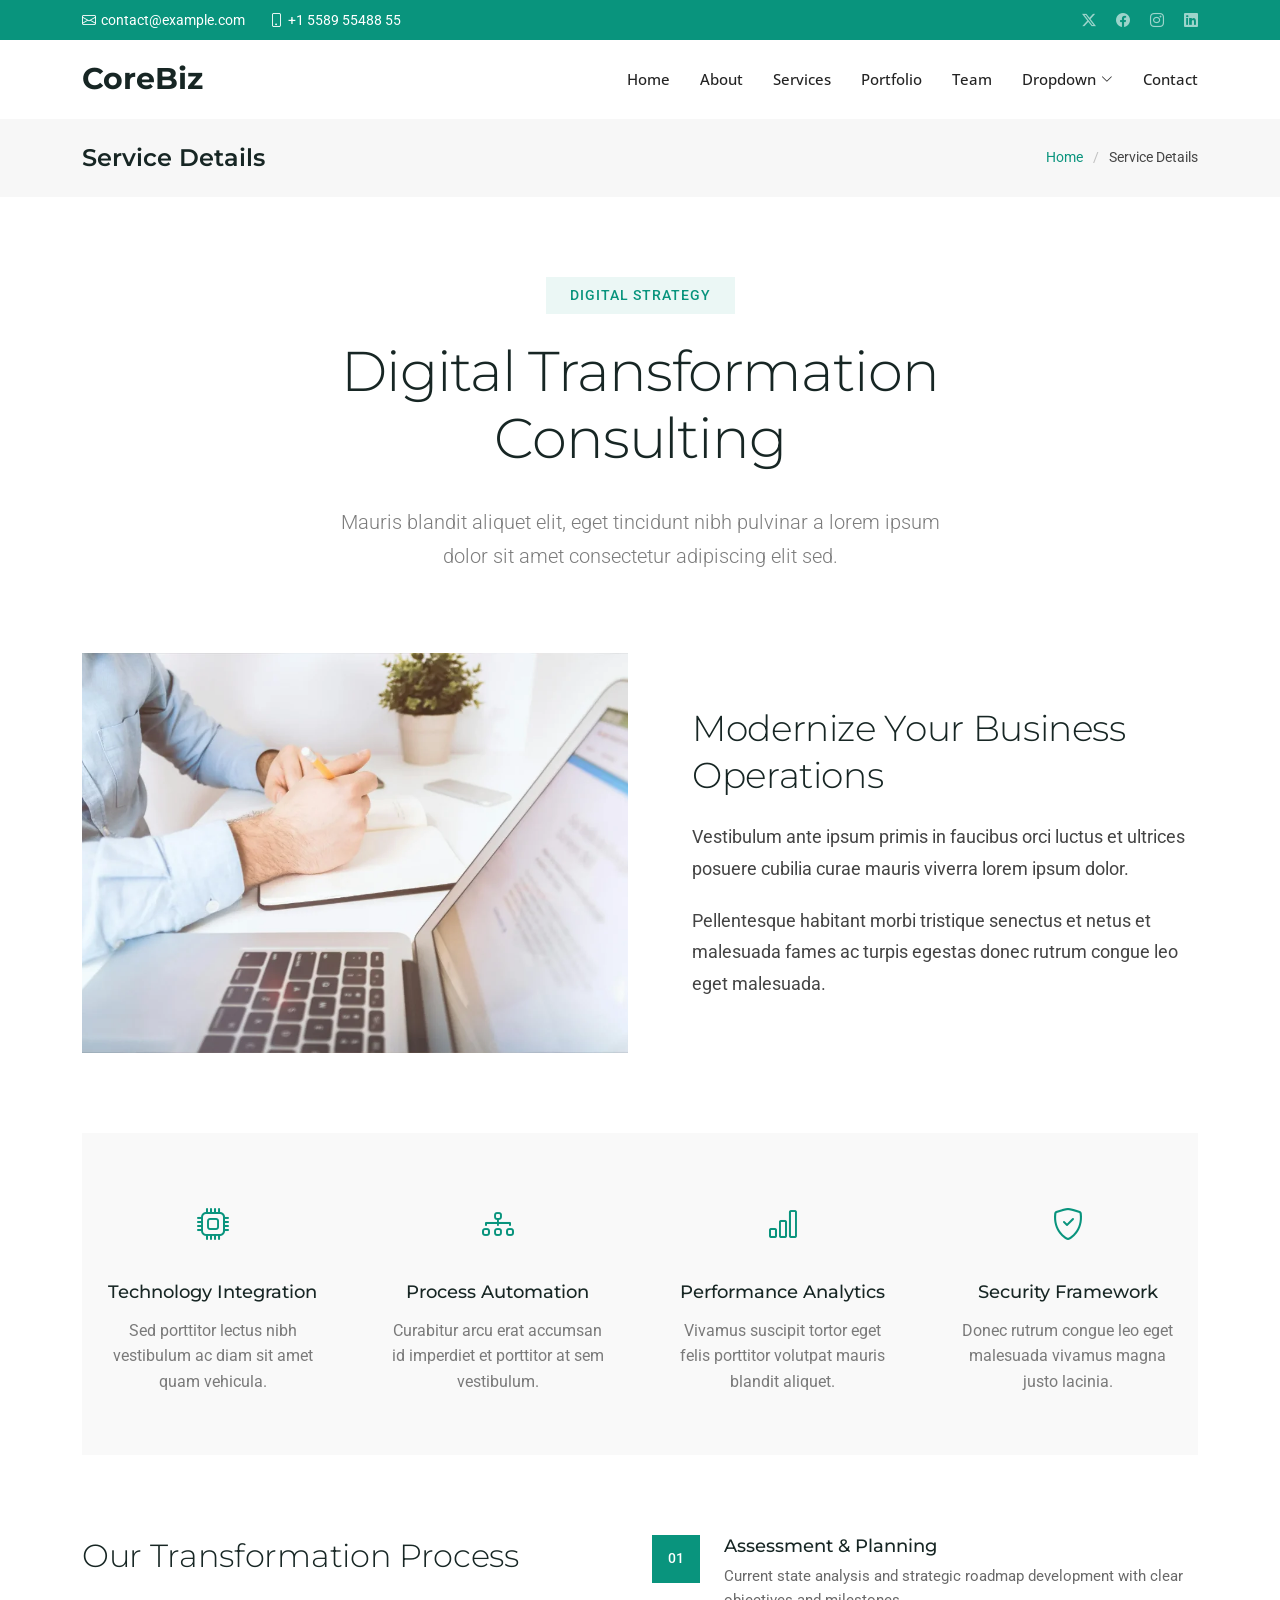
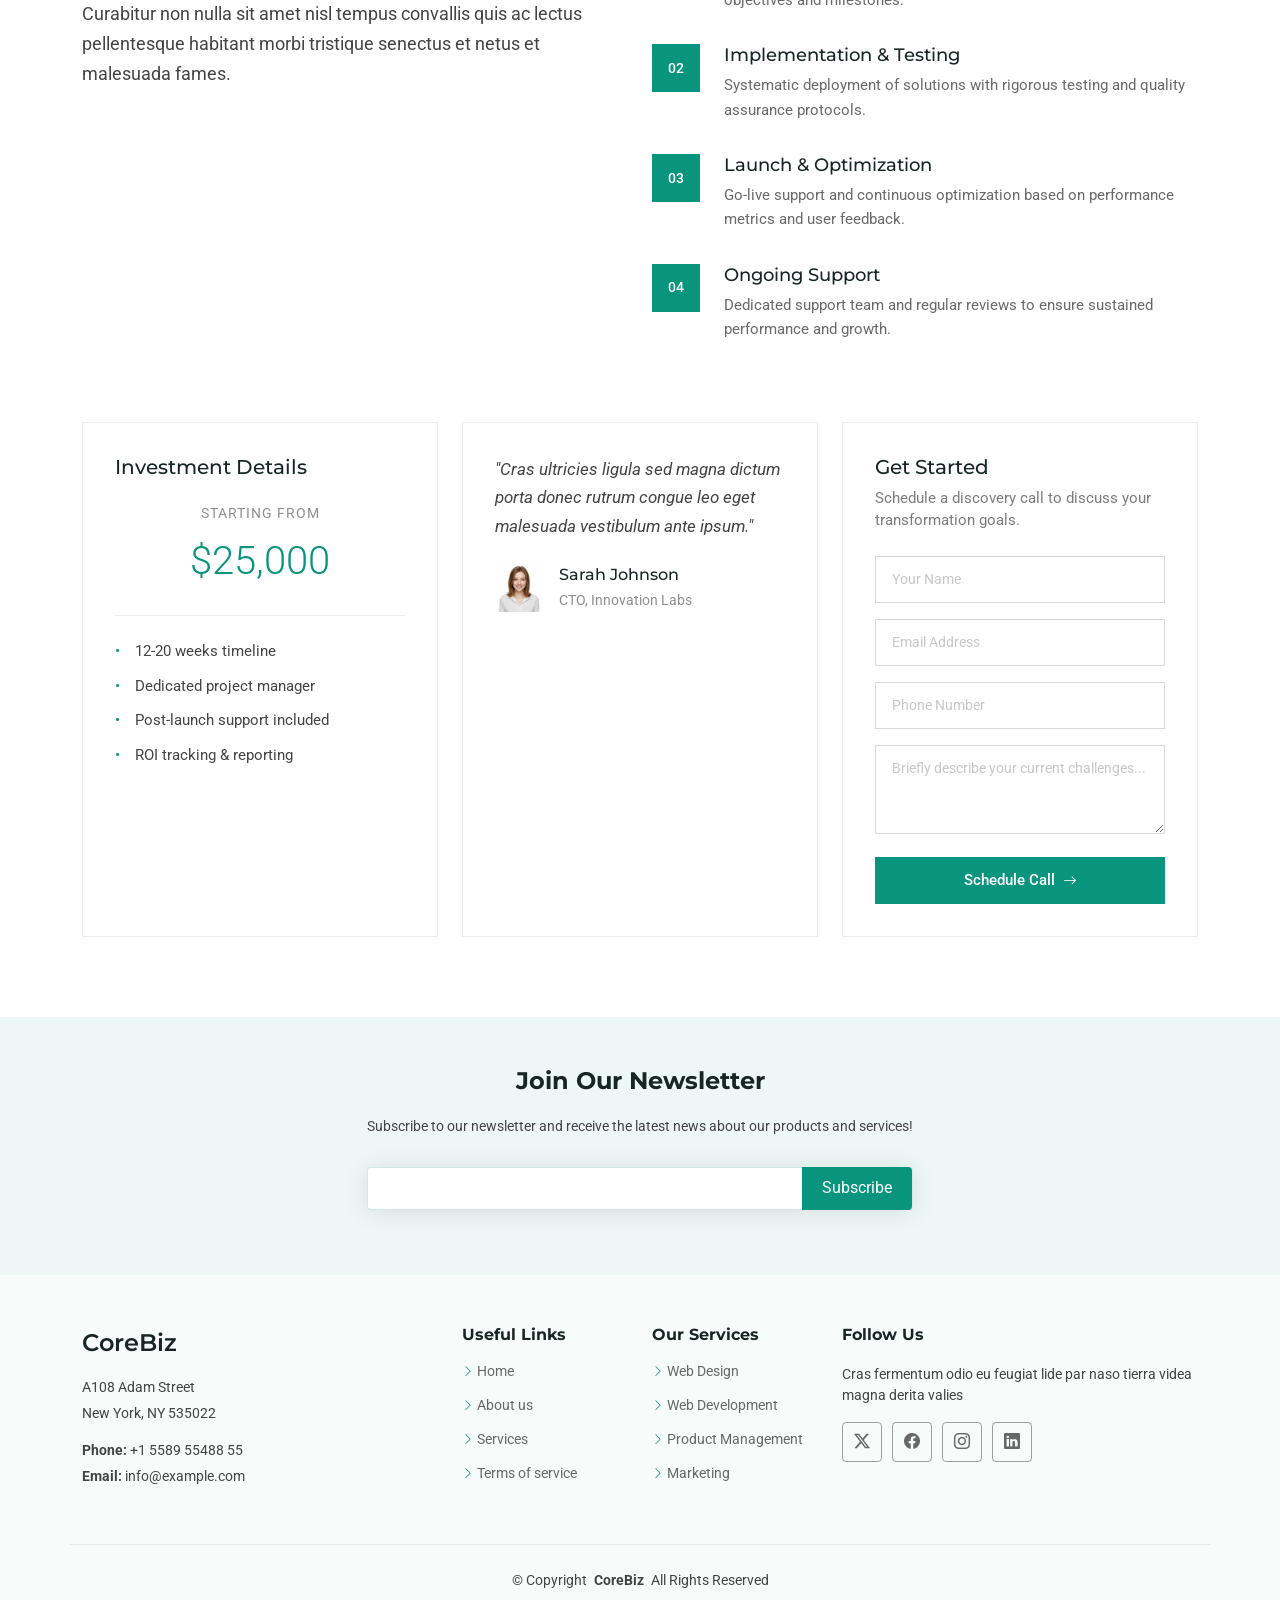
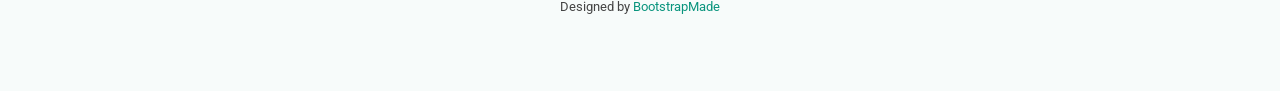
<file: service-details.html>
<!DOCTYPE html>
<html lang="en">

<head>
  <meta charset="utf-8">
  <meta content="width=device-width, initial-scale=1.0" name="viewport">
  <title>Service Details - CoreBiz Bootstrap Template</title>
  <meta name="description" content="">
  <meta name="keywords" content="">

  <!-- Favicons -->
  <link href="assets/img/favicon.png" rel="icon">
  <link href="assets/img/apple-touch-icon.png" rel="apple-touch-icon">

  <!-- Fonts -->
  <link href="https://fonts.googleapis.com" rel="preconnect">
  <link href="https://fonts.gstatic.com" rel="preconnect" crossorigin>
  <link href="https://fonts.googleapis.com/css2?family=Roboto:ital,wght@0,100;0,300;0,400;0,500;0,700;0,900;1,100;1,300;1,400;1,500;1,700;1,900&family=Open+Sans:ital,wght@0,300;0,400;0,500;0,600;0,700;0,800;1,300;1,400;1,500;1,600;1,700;1,800&family=Montserrat:ital,wght@0,100;0,200;0,300;0,400;0,500;0,600;0,700;0,800;0,900;1,100;1,200;1,300;1,400;1,500;1,600;1,700;1,800;1,900&display=swap" rel="stylesheet">

  <!-- Vendor CSS Files -->
  <link href="assets/vendor/bootstrap/css/bootstrap.min.css" rel="stylesheet">
  <link href="assets/vendor/bootstrap-icons/bootstrap-icons.css" rel="stylesheet">
  <link href="assets/vendor/aos/aos.css" rel="stylesheet">
  <link href="assets/vendor/glightbox/css/glightbox.min.css" rel="stylesheet">
  <link href="assets/vendor/swiper/swiper-bundle.min.css" rel="stylesheet">

  <!-- Main CSS File -->
  <link href="assets/css/main.css" rel="stylesheet">

  <!-- =======================================================
  * Template Name: CoreBiz
  * Template URL: https://bootstrapmade.com/corebiz-bootstrap-business-template/
  * Updated: Aug 30 2025 with Bootstrap v5.3.8
  * Author: BootstrapMade.com
  * License: https://bootstrapmade.com/license/
  ======================================================== -->
</head>

<body class="service-details-page">

  <header id="header" class="header sticky-top">

    <div class="topbar d-flex align-items-center dark-background">
      <div class="container d-flex justify-content-center justify-content-md-between">
        <div class="contact-info d-flex align-items-center">
          <i class="bi bi-envelope d-flex align-items-center"><a href="mailto:contact@example.com">contact@example.com</a></i>
          <i class="bi bi-phone d-flex align-items-center ms-4"><span>+1 5589 55488 55</span></i>
        </div>
        <div class="social-links d-none d-md-flex align-items-center">
          <a href="#" class="twitter"><i class="bi bi-twitter-x"></i></a>
          <a href="#" class="facebook"><i class="bi bi-facebook"></i></a>
          <a href="#" class="instagram"><i class="bi bi-instagram"></i></a>
          <a href="#" class="linkedin"><i class="bi bi-linkedin"></i></a>
        </div>
      </div>
    </div><!-- End Top Bar -->

    <div class="branding d-flex align-items-cente">

      <div class="container position-relative d-flex align-items-center justify-content-between">
        <a href="index.html" class="logo d-flex align-items-center">
          <!-- Uncomment the line below if you also wish to use an image logo -->
          <!-- <img src="assets/img/logo.webp" alt=""> -->
          <h1 class="sitename">CoreBiz</h1>
        </a>

        <nav id="navmenu" class="navmenu">
          <ul>
            <li><a href="#hero">Home</a></li>
            <li><a href="#about">About</a></li>
            <li><a href="#services">Services</a></li>
            <li><a href="#portfolio">Portfolio</a></li>
            <li><a href="#team">Team</a></li>
            <li class="dropdown"><a href="#"><span>Dropdown</span> <i class="bi bi-chevron-down toggle-dropdown"></i></a>
              <ul>
                <li><a href="#">Dropdown 1</a></li>
                <li class="dropdown"><a href="#"><span>Deep Dropdown</span> <i class="bi bi-chevron-down toggle-dropdown"></i></a>
                  <ul>
                    <li><a href="#">Deep Dropdown 1</a></li>
                    <li><a href="#">Deep Dropdown 2</a></li>
                    <li><a href="#">Deep Dropdown 3</a></li>
                    <li><a href="#">Deep Dropdown 4</a></li>
                    <li><a href="#">Deep Dropdown 5</a></li>
                  </ul>
                </li>
                <li><a href="#">Dropdown 2</a></li>
                <li><a href="#">Dropdown 3</a></li>
                <li><a href="#">Dropdown 4</a></li>
              </ul>
            </li>
            <li><a href="#contact">Contact</a></li>
          </ul>
          <i class="mobile-nav-toggle d-xl-none bi bi-list"></i>
        </nav>

      </div>

    </div>

  </header>

  <main class="main">

    <!-- Page Title -->
    <div class="page-title" data-aos="fade">
      <div class="container d-lg-flex justify-content-between align-items-center">
        <h1 class="mb-2 mb-lg-0">Service Details</h1>
        <nav class="breadcrumbs">
          <ol>
            <li><a href="index.html">Home</a></li>
            <li class="current">Service Details</li>
          </ol>
        </nav>
      </div>
    </div><!-- End Page Title -->

    <!-- Service Details Section -->
    <section id="service-details" class="service-details section">

      <div class="container" data-aos="fade-up" data-aos-delay="100">

        <div class="row">

          <!-- Service Introduction -->
          <div class="col-lg-8 mx-auto">

            <div class="service-intro" data-aos="fade-up" data-aos-delay="100">
              <div class="service-badge">
                <span>Digital Strategy</span>
              </div>
              <h1>Digital Transformation Consulting</h1>
              <p class="lead">Mauris blandit aliquet elit, eget tincidunt nibh pulvinar a lorem ipsum dolor sit amet consectetur adipiscing elit sed.</p>
            </div>

          </div>

        </div>

        <!-- Service Details Grid -->
        <div class="service-content">

          <!-- Main Visual Section -->
          <div class="visual-section" data-aos="fade-up" data-aos-delay="200">
            <div class="row align-items-center">
              <div class="col-lg-6">
                <div class="service-image">
                  <img src="assets/img/services/services-1.webp" alt="Digital Transformation" class="img-fluid">
                </div>
              </div>
              <div class="col-lg-6">
                <div class="service-text">
                  <h2>Modernize Your Business Operations</h2>
                  <p>Vestibulum ante ipsum primis in faucibus orci luctus et ultrices posuere cubilia curae mauris viverra lorem ipsum dolor.</p>
                  <p>Pellentesque habitant morbi tristique senectus et netus et malesuada fames ac turpis egestas donec rutrum congue leo eget malesuada.</p>
                </div>
              </div>
            </div>
          </div>

          <!-- Service Features -->
          <div class="features-section" data-aos="fade-up" data-aos-delay="300">
            <div class="row">
              <div class="col-lg-3 col-md-6">
                <div class="feature-item">
                  <div class="feature-icon">
                    <i class="bi bi-cpu"></i>
                  </div>
                  <h4>Technology Integration</h4>
                  <p>Sed porttitor lectus nibh vestibulum ac diam sit amet quam vehicula.</p>
                </div>
              </div>

              <div class="col-lg-3 col-md-6">
                <div class="feature-item">
                  <div class="feature-icon">
                    <i class="bi bi-diagram-3"></i>
                  </div>
                  <h4>Process Automation</h4>
                  <p>Curabitur arcu erat accumsan id imperdiet et porttitor at sem vestibulum.</p>
                </div>
              </div>

              <div class="col-lg-3 col-md-6">
                <div class="feature-item">
                  <div class="feature-icon">
                    <i class="bi bi-bar-chart"></i>
                  </div>
                  <h4>Performance Analytics</h4>
                  <p>Vivamus suscipit tortor eget felis porttitor volutpat mauris blandit aliquet.</p>
                </div>
              </div>

              <div class="col-lg-3 col-md-6">
                <div class="feature-item">
                  <div class="feature-icon">
                    <i class="bi bi-shield-check"></i>
                  </div>
                  <h4>Security Framework</h4>
                  <p>Donec rutrum congue leo eget malesuada vivamus magna justo lacinia.</p>
                </div>
              </div>
            </div>
          </div>

          <!-- Service Process -->
          <div class="process-section" data-aos="fade-up" data-aos-delay="400">
            <div class="row">
              <div class="col-lg-6">
                <div class="process-info">
                  <h3>Our Transformation Process</h3>
                  <p>Curabitur non nulla sit amet nisl tempus convallis quis ac lectus pellentesque habitant morbi tristique senectus et netus et malesuada fames.</p>
                </div>
              </div>
              <div class="col-lg-6">
                <div class="process-steps">
                  <div class="step">
                    <div class="step-number">01</div>
                    <div class="step-content">
                      <h5>Assessment &amp; Planning</h5>
                      <p>Current state analysis and strategic roadmap development with clear objectives and milestones.</p>
                    </div>
                  </div>

                  <div class="step">
                    <div class="step-number">02</div>
                    <div class="step-content">
                      <h5>Implementation &amp; Testing</h5>
                      <p>Systematic deployment of solutions with rigorous testing and quality assurance protocols.</p>
                    </div>
                  </div>

                  <div class="step">
                    <div class="step-number">03</div>
                    <div class="step-content">
                      <h5>Launch &amp; Optimization</h5>
                      <p>Go-live support and continuous optimization based on performance metrics and user feedback.</p>
                    </div>
                  </div>

                  <div class="step">
                    <div class="step-number">04</div>
                    <div class="step-content">
                      <h5>Ongoing Support</h5>
                      <p>Dedicated support team and regular reviews to ensure sustained performance and growth.</p>
                    </div>
                  </div>
                </div>
              </div>
            </div>
          </div>

        </div>

        <!-- Service Information Cards -->
        <div class="info-grid" data-aos="fade-up" data-aos-delay="500">
          <div class="row">

            <!-- Pricing Information -->
            <div class="col-lg-4">
              <div class="info-card">
                <div class="info-header">
                  <h4>Investment Details</h4>
                </div>
                <div class="info-content">
                  <div class="price-range">
                    <span class="price-label">Starting from</span>
                    <span class="price-value">$25,000</span>
                  </div>
                  <ul class="info-list">
                    <li>12-20 weeks timeline</li>
                    <li>Dedicated project manager</li>
                    <li>Post-launch support included</li>
                    <li>ROI tracking &amp; reporting</li>
                  </ul>
                </div>
              </div>
            </div>

            <!-- Client Testimonial -->
            <div class="col-lg-4">
              <div class="info-card">
                <div class="testimonial-content">
                  <p>"Cras ultricies ligula sed magna dictum porta donec rutrum congue leo eget malesuada vestibulum ante ipsum."</p>
                  <div class="testimonial-author">
                    <img src="assets/img/person/person-f-7.webp" alt="Sarah Johnson" class="author-image">
                    <div class="author-info">
                      <h6>Sarah Johnson</h6>
                      <span>CTO, Innovation Labs</span>
                    </div>
                  </div>
                </div>
              </div>
            </div>

            <!-- Contact Form -->
            <div class="col-lg-4">
              <div class="info-card">
                <div class="info-header">
                  <h4>Get Started</h4>
                  <p>Schedule a discovery call to discuss your transformation goals.</p>
                </div>

                <form action="forms/contact.php" method="post" class="php-email-form service-form">
                  <div class="form-field">
                    <input type="text" name="name" placeholder="Your Name" required="">
                  </div>

                  <div class="form-field">
                    <input type="email" name="email" placeholder="Email Address" required="">
                  </div>

                  <div class="form-field">
                    <input type="tel" name="phone" placeholder="Phone Number">
                  </div>

                  <input type="hidden" name="subject" value="Digital Transformation Consultation">

                  <div class="form-field">
                    <textarea name="message" rows="3" placeholder="Briefly describe your current challenges..." required=""></textarea>
                  </div>

                  <div class="loading">Loading</div>
                  <div class="error-message"></div>
                  <div class="sent-message">Your request has been sent. Thank you!</div>

                  <button type="submit" class="submit-btn">
                    <span>Schedule Call</span>
                    <i class="bi bi-arrow-right"></i>
                  </button>
                </form>
              </div>
            </div>

          </div>
        </div>

      </div>

    </section><!-- /Service Details Section -->

  </main>

  <footer id="footer" class="footer light-background">

    <div class="footer-newsletter">
      <div class="container">
        <div class="row justify-content-center text-center">
          <div class="col-lg-6">
            <h4>Join Our Newsletter</h4>
            <p>Subscribe to our newsletter and receive the latest news about our products and services!</p>
            <form action="forms/newsletter.php" method="post" class="php-email-form">
              <div class="newsletter-form"><input type="email" name="email"><input type="submit" value="Subscribe"></div>
              <div class="loading">Loading</div>
              <div class="error-message"></div>
              <div class="sent-message">Your subscription request has been sent. Thank you!</div>
            </form>
          </div>
        </div>
      </div>
    </div>

    <div class="container footer-top">
      <div class="row gy-4">
        <div class="col-lg-4 col-md-6 footer-about">
          <a href="index.html" class="d-flex align-items-center">
            <span class="sitename">CoreBiz</span>
          </a>
          <div class="footer-contact pt-3">
            <p>A108 Adam Street</p>
            <p>New York, NY 535022</p>
            <p class="mt-3"><strong>Phone:</strong> <span>+1 5589 55488 55</span></p>
            <p><strong>Email:</strong> <span>info@example.com</span></p>
          </div>
        </div>

        <div class="col-lg-2 col-md-3 footer-links">
          <h4>Useful Links</h4>
          <ul>
            <li><i class="bi bi-chevron-right"></i> <a href="#">Home</a></li>
            <li><i class="bi bi-chevron-right"></i> <a href="#">About us</a></li>
            <li><i class="bi bi-chevron-right"></i> <a href="#">Services</a></li>
            <li><i class="bi bi-chevron-right"></i> <a href="#">Terms of service</a></li>
          </ul>
        </div>

        <div class="col-lg-2 col-md-3 footer-links">
          <h4>Our Services</h4>
          <ul>
            <li><i class="bi bi-chevron-right"></i> <a href="#">Web Design</a></li>
            <li><i class="bi bi-chevron-right"></i> <a href="#">Web Development</a></li>
            <li><i class="bi bi-chevron-right"></i> <a href="#">Product Management</a></li>
            <li><i class="bi bi-chevron-right"></i> <a href="#">Marketing</a></li>
          </ul>
        </div>

        <div class="col-lg-4 col-md-12">
          <h4>Follow Us</h4>
          <p>Cras fermentum odio eu feugiat lide par naso tierra videa magna derita valies</p>
          <div class="social-links d-flex">
            <a href=""><i class="bi bi-twitter-x"></i></a>
            <a href=""><i class="bi bi-facebook"></i></a>
            <a href=""><i class="bi bi-instagram"></i></a>
            <a href=""><i class="bi bi-linkedin"></i></a>
          </div>
        </div>

      </div>
    </div>

    <div class="container copyright text-center mt-4">
      <p>© <span>Copyright</span> <strong class="px-1 sitename">CoreBiz</strong> <span>All Rights Reserved</span></p>
      <div class="credits">
        <!-- All the links in the footer should remain intact. -->
        <!-- You can delete the links only if you've purchased the pro version. -->
        <!-- Licensing information: https://bootstrapmade.com/license/ -->
        <!-- Purchase the pro version with working PHP/AJAX contact form: [buy-url] -->
        Designed by <a href="https://bootstrapmade.com/">BootstrapMade</a>
      </div>
    </div>

  </footer>

  <!-- Scroll Top -->
  <a href="#" id="scroll-top" class="scroll-top d-flex align-items-center justify-content-center"><i class="bi bi-arrow-up-short"></i></a>

  <!-- Preloader -->
  <div id="preloader">
    <div></div>
    <div></div>
    <div></div>
    <div></div>
  </div>

  <!-- Vendor JS Files -->
  <script src="assets/vendor/bootstrap/js/bootstrap.bundle.min.js"></script>
  <script src="assets/vendor/php-email-form/validate.js"></script>
  <script src="assets/vendor/aos/aos.js"></script>
  <script src="assets/vendor/glightbox/js/glightbox.min.js"></script>
  <script src="assets/vendor/purecounter/purecounter_vanilla.js"></script>
  <script src="assets/vendor/waypoints/noframework.waypoints.js"></script>
  <script src="assets/vendor/swiper/swiper-bundle.min.js"></script>
  <script src="assets/vendor/imagesloaded/imagesloaded.pkgd.min.js"></script>
  <script src="assets/vendor/isotope-layout/isotope.pkgd.min.js"></script>

  <!-- Main JS File -->
  <script src="assets/js/main.js"></script>

</body>

</html>
</file>
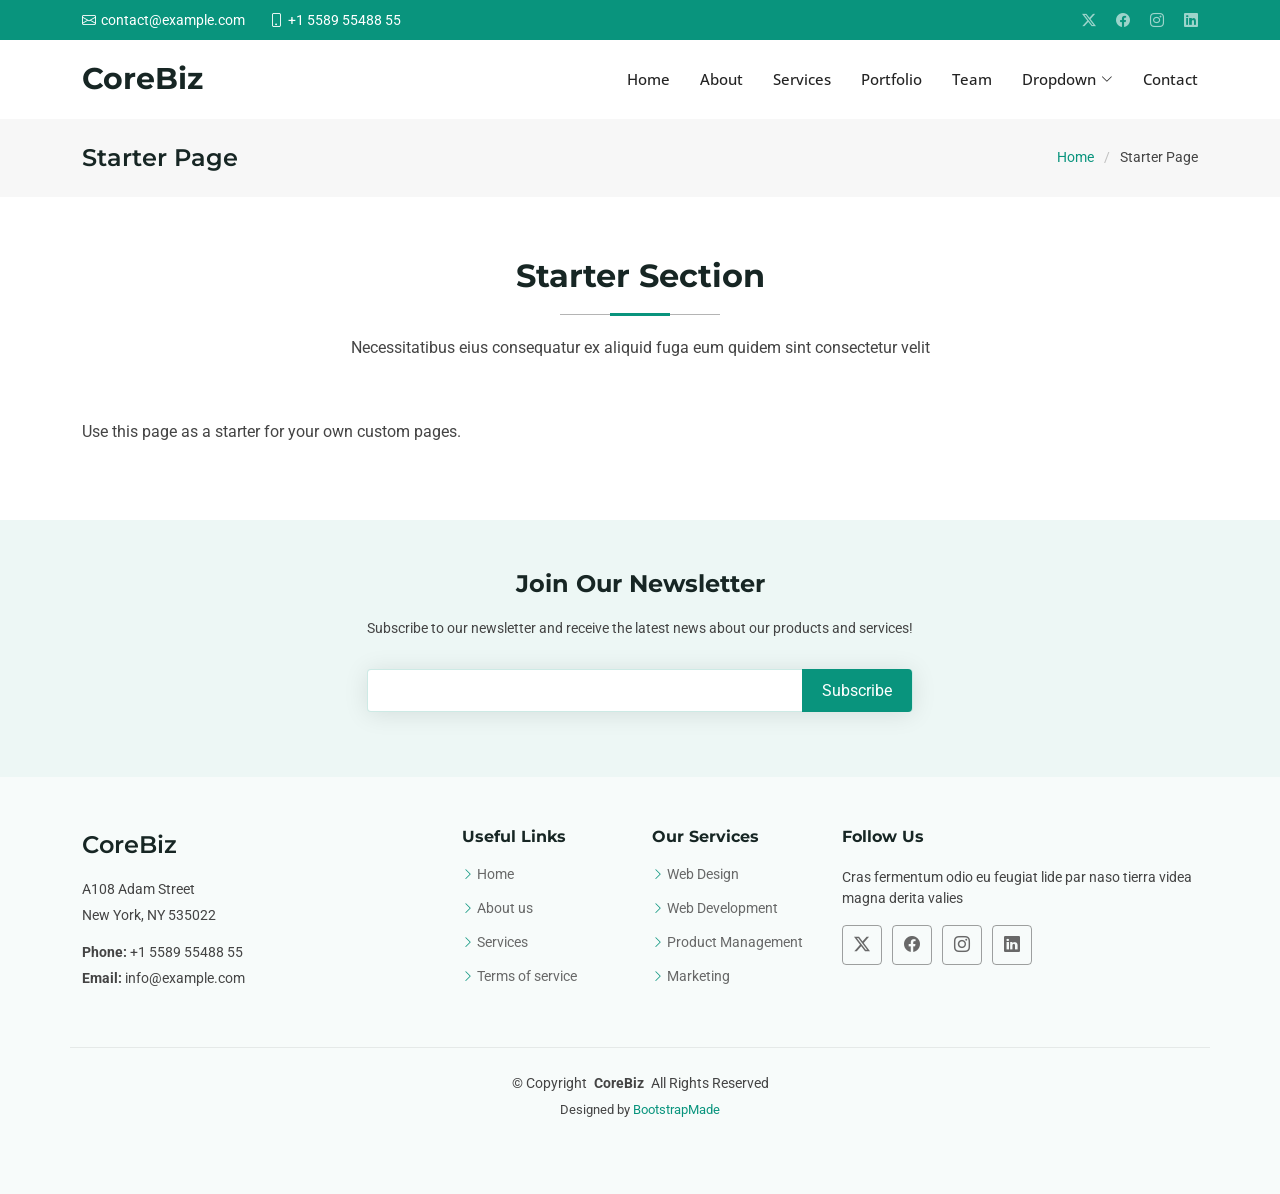
<file: starter-page.html>
<!DOCTYPE html>
<html lang="en">

<head>
  <meta charset="utf-8">
  <meta content="width=device-width, initial-scale=1.0" name="viewport">
  <title>Starter Page - CoreBiz Bootstrap Template</title>
  <meta name="description" content="">
  <meta name="keywords" content="">

  <!-- Favicons -->
  <link href="assets/img/favicon.png" rel="icon">
  <link href="assets/img/apple-touch-icon.png" rel="apple-touch-icon">

  <!-- Fonts -->
  <link href="https://fonts.googleapis.com" rel="preconnect">
  <link href="https://fonts.gstatic.com" rel="preconnect" crossorigin>
  <link href="https://fonts.googleapis.com/css2?family=Roboto:ital,wght@0,100;0,300;0,400;0,500;0,700;0,900;1,100;1,300;1,400;1,500;1,700;1,900&family=Open+Sans:ital,wght@0,300;0,400;0,500;0,600;0,700;0,800;1,300;1,400;1,500;1,600;1,700;1,800&family=Montserrat:ital,wght@0,100;0,200;0,300;0,400;0,500;0,600;0,700;0,800;0,900;1,100;1,200;1,300;1,400;1,500;1,600;1,700;1,800;1,900&display=swap" rel="stylesheet">

  <!-- Vendor CSS Files -->
  <link href="assets/vendor/bootstrap/css/bootstrap.min.css" rel="stylesheet">
  <link href="assets/vendor/bootstrap-icons/bootstrap-icons.css" rel="stylesheet">
  <link href="assets/vendor/aos/aos.css" rel="stylesheet">
  <link href="assets/vendor/glightbox/css/glightbox.min.css" rel="stylesheet">
  <link href="assets/vendor/swiper/swiper-bundle.min.css" rel="stylesheet">

  <!-- Main CSS File -->
  <link href="assets/css/main.css" rel="stylesheet">

  <!-- =======================================================
  * Template Name: CoreBiz
  * Template URL: https://bootstrapmade.com/corebiz-bootstrap-business-template/
  * Updated: Aug 30 2025 with Bootstrap v5.3.8
  * Author: BootstrapMade.com
  * License: https://bootstrapmade.com/license/
  ======================================================== -->
</head>

<body class="starter-page-page">

  <header id="header" class="header sticky-top">

    <div class="topbar d-flex align-items-center dark-background">
      <div class="container d-flex justify-content-center justify-content-md-between">
        <div class="contact-info d-flex align-items-center">
          <i class="bi bi-envelope d-flex align-items-center"><a href="mailto:contact@example.com">contact@example.com</a></i>
          <i class="bi bi-phone d-flex align-items-center ms-4"><span>+1 5589 55488 55</span></i>
        </div>
        <div class="social-links d-none d-md-flex align-items-center">
          <a href="#" class="twitter"><i class="bi bi-twitter-x"></i></a>
          <a href="#" class="facebook"><i class="bi bi-facebook"></i></a>
          <a href="#" class="instagram"><i class="bi bi-instagram"></i></a>
          <a href="#" class="linkedin"><i class="bi bi-linkedin"></i></a>
        </div>
      </div>
    </div><!-- End Top Bar -->

    <div class="branding d-flex align-items-cente">

      <div class="container position-relative d-flex align-items-center justify-content-between">
        <a href="index.html" class="logo d-flex align-items-center">
          <!-- Uncomment the line below if you also wish to use an image logo -->
          <!-- <img src="assets/img/logo.webp" alt=""> -->
          <h1 class="sitename">CoreBiz</h1>
        </a>

        <nav id="navmenu" class="navmenu">
          <ul>
            <li><a href="#hero">Home</a></li>
            <li><a href="#about">About</a></li>
            <li><a href="#services">Services</a></li>
            <li><a href="#portfolio">Portfolio</a></li>
            <li><a href="#team">Team</a></li>
            <li class="dropdown"><a href="#"><span>Dropdown</span> <i class="bi bi-chevron-down toggle-dropdown"></i></a>
              <ul>
                <li><a href="#">Dropdown 1</a></li>
                <li class="dropdown"><a href="#"><span>Deep Dropdown</span> <i class="bi bi-chevron-down toggle-dropdown"></i></a>
                  <ul>
                    <li><a href="#">Deep Dropdown 1</a></li>
                    <li><a href="#">Deep Dropdown 2</a></li>
                    <li><a href="#">Deep Dropdown 3</a></li>
                    <li><a href="#">Deep Dropdown 4</a></li>
                    <li><a href="#">Deep Dropdown 5</a></li>
                  </ul>
                </li>
                <li><a href="#">Dropdown 2</a></li>
                <li><a href="#">Dropdown 3</a></li>
                <li><a href="#">Dropdown 4</a></li>
              </ul>
            </li>
            <li><a href="#contact">Contact</a></li>
          </ul>
          <i class="mobile-nav-toggle d-xl-none bi bi-list"></i>
        </nav>

      </div>

    </div>

  </header>

  <main class="main">

    <!-- Page Title -->
    <div class="page-title" data-aos="fade">
      <div class="container d-lg-flex justify-content-between align-items-center">
        <h1 class="mb-2 mb-lg-0">Starter Page</h1>
        <nav class="breadcrumbs">
          <ol>
            <li><a href="index.html">Home</a></li>
            <li class="current">Starter Page</li>
          </ol>
        </nav>
      </div>
    </div><!-- End Page Title -->

    <!-- Starter Section Section -->
    <section id="starter-section" class="starter-section section">

      <!-- Section Title -->
      <div class="container section-title" data-aos="fade-up">
        <h2>Starter Section</h2>
        <p>Necessitatibus eius consequatur ex aliquid fuga eum quidem sint consectetur velit</p>
      </div><!-- End Section Title -->

      <div class="container" data-aos="fade-up">
        <p>Use this page as a starter for your own custom pages.</p>
      </div>

    </section><!-- /Starter Section Section -->

  </main>

  <footer id="footer" class="footer light-background">

    <div class="footer-newsletter">
      <div class="container">
        <div class="row justify-content-center text-center">
          <div class="col-lg-6">
            <h4>Join Our Newsletter</h4>
            <p>Subscribe to our newsletter and receive the latest news about our products and services!</p>
            <form action="forms/newsletter.php" method="post" class="php-email-form">
              <div class="newsletter-form"><input type="email" name="email"><input type="submit" value="Subscribe"></div>
              <div class="loading">Loading</div>
              <div class="error-message"></div>
              <div class="sent-message">Your subscription request has been sent. Thank you!</div>
            </form>
          </div>
        </div>
      </div>
    </div>

    <div class="container footer-top">
      <div class="row gy-4">
        <div class="col-lg-4 col-md-6 footer-about">
          <a href="index.html" class="d-flex align-items-center">
            <span class="sitename">CoreBiz</span>
          </a>
          <div class="footer-contact pt-3">
            <p>A108 Adam Street</p>
            <p>New York, NY 535022</p>
            <p class="mt-3"><strong>Phone:</strong> <span>+1 5589 55488 55</span></p>
            <p><strong>Email:</strong> <span>info@example.com</span></p>
          </div>
        </div>

        <div class="col-lg-2 col-md-3 footer-links">
          <h4>Useful Links</h4>
          <ul>
            <li><i class="bi bi-chevron-right"></i> <a href="#">Home</a></li>
            <li><i class="bi bi-chevron-right"></i> <a href="#">About us</a></li>
            <li><i class="bi bi-chevron-right"></i> <a href="#">Services</a></li>
            <li><i class="bi bi-chevron-right"></i> <a href="#">Terms of service</a></li>
          </ul>
        </div>

        <div class="col-lg-2 col-md-3 footer-links">
          <h4>Our Services</h4>
          <ul>
            <li><i class="bi bi-chevron-right"></i> <a href="#">Web Design</a></li>
            <li><i class="bi bi-chevron-right"></i> <a href="#">Web Development</a></li>
            <li><i class="bi bi-chevron-right"></i> <a href="#">Product Management</a></li>
            <li><i class="bi bi-chevron-right"></i> <a href="#">Marketing</a></li>
          </ul>
        </div>

        <div class="col-lg-4 col-md-12">
          <h4>Follow Us</h4>
          <p>Cras fermentum odio eu feugiat lide par naso tierra videa magna derita valies</p>
          <div class="social-links d-flex">
            <a href=""><i class="bi bi-twitter-x"></i></a>
            <a href=""><i class="bi bi-facebook"></i></a>
            <a href=""><i class="bi bi-instagram"></i></a>
            <a href=""><i class="bi bi-linkedin"></i></a>
          </div>
        </div>

      </div>
    </div>

    <div class="container copyright text-center mt-4">
      <p>© <span>Copyright</span> <strong class="px-1 sitename">CoreBiz</strong> <span>All Rights Reserved</span></p>
      <div class="credits">
        <!-- All the links in the footer should remain intact. -->
        <!-- You can delete the links only if you've purchased the pro version. -->
        <!-- Licensing information: https://bootstrapmade.com/license/ -->
        <!-- Purchase the pro version with working PHP/AJAX contact form: [buy-url] -->
        Designed by <a href="https://bootstrapmade.com/">BootstrapMade</a>
      </div>
    </div>

  </footer>

  <!-- Scroll Top -->
  <a href="#" id="scroll-top" class="scroll-top d-flex align-items-center justify-content-center"><i class="bi bi-arrow-up-short"></i></a>

  <!-- Preloader -->
  <div id="preloader">
    <div></div>
    <div></div>
    <div></div>
    <div></div>
  </div>

  <!-- Vendor JS Files -->
  <script src="assets/vendor/bootstrap/js/bootstrap.bundle.min.js"></script>
  <script src="assets/vendor/php-email-form/validate.js"></script>
  <script src="assets/vendor/aos/aos.js"></script>
  <script src="assets/vendor/glightbox/js/glightbox.min.js"></script>
  <script src="assets/vendor/purecounter/purecounter_vanilla.js"></script>
  <script src="assets/vendor/waypoints/noframework.waypoints.js"></script>
  <script src="assets/vendor/swiper/swiper-bundle.min.js"></script>
  <script src="assets/vendor/imagesloaded/imagesloaded.pkgd.min.js"></script>
  <script src="assets/vendor/isotope-layout/isotope.pkgd.min.js"></script>

  <!-- Main JS File -->
  <script src="assets/js/main.js"></script>

</body>

</html>
</file>
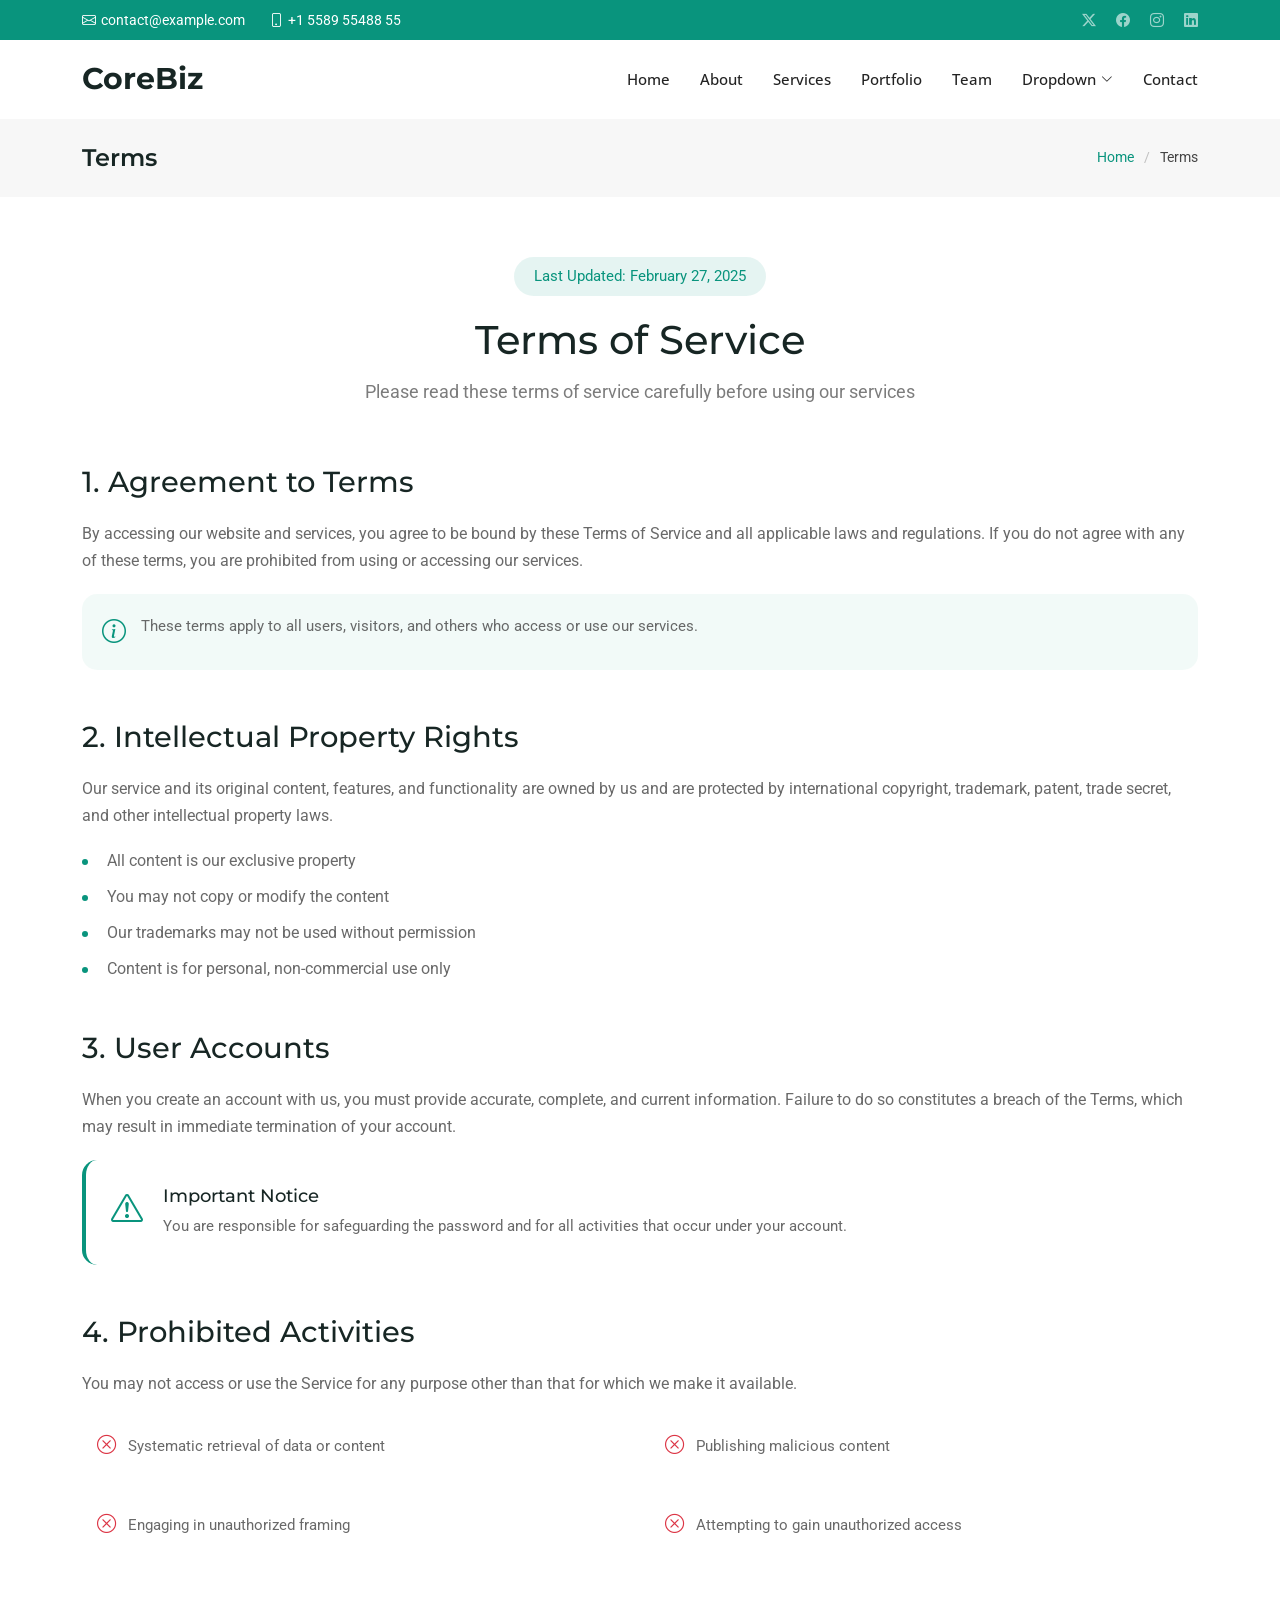
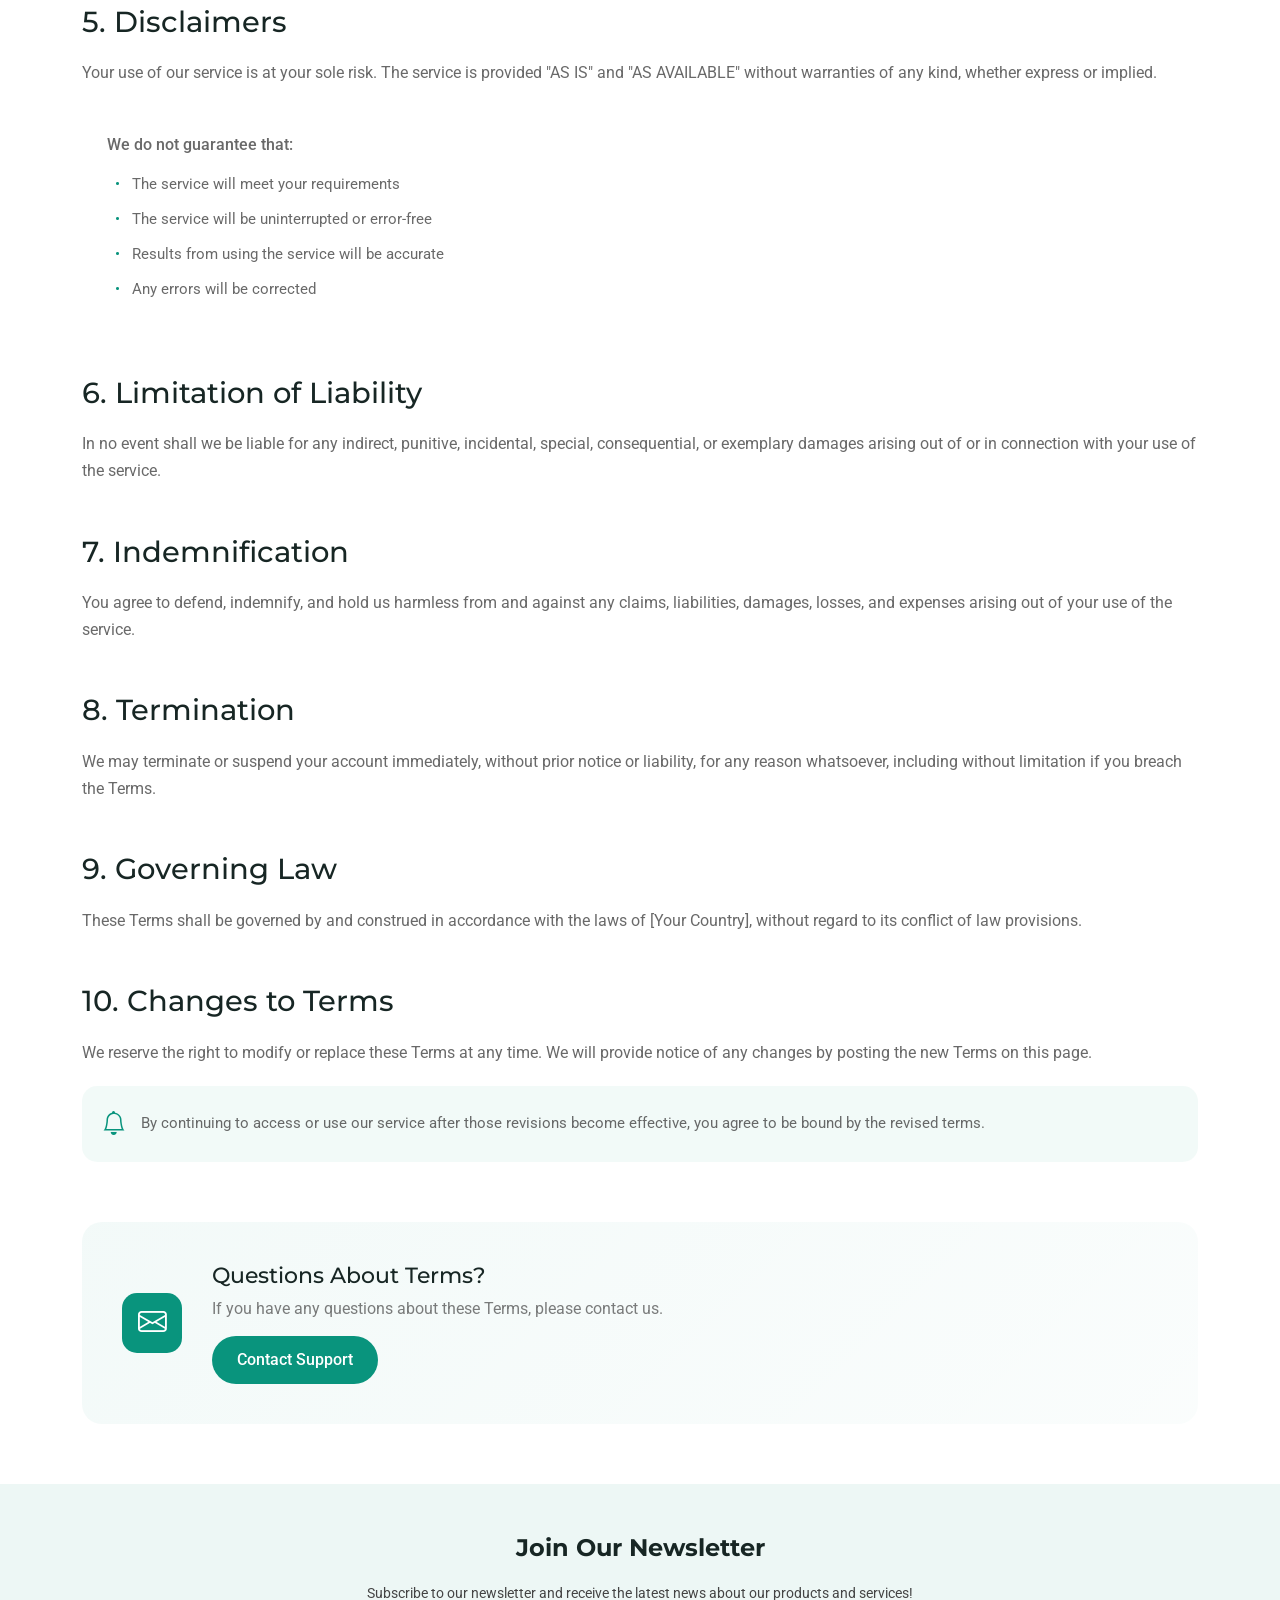
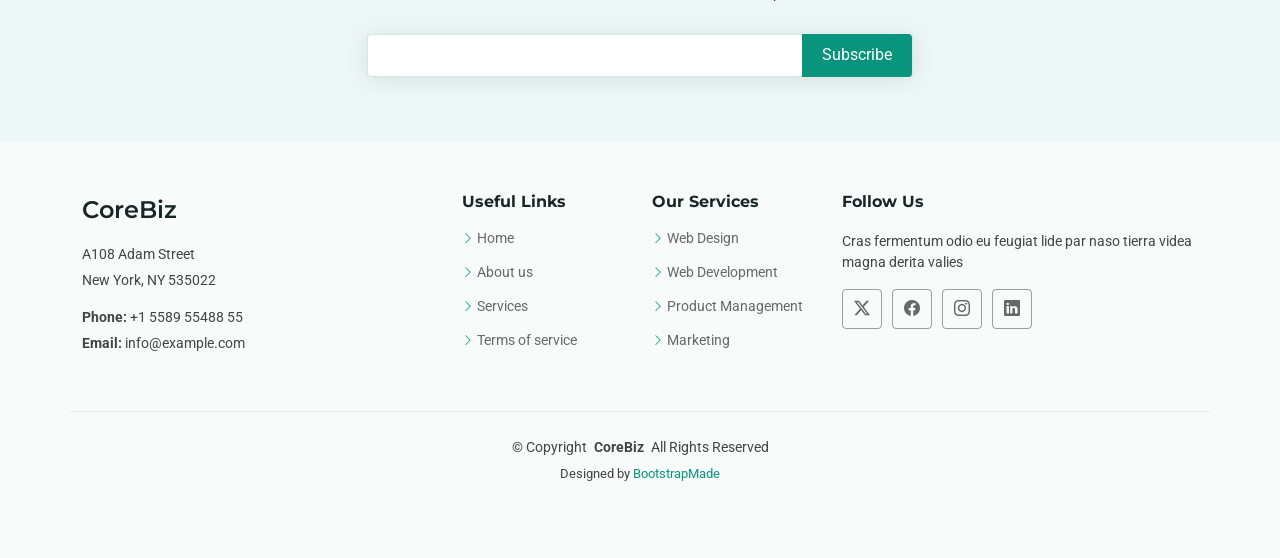
<file: terms.html>
<!DOCTYPE html>
<html lang="en">

<head>
  <meta charset="utf-8">
  <meta content="width=device-width, initial-scale=1.0" name="viewport">
  <title>Terms - CoreBiz Bootstrap Template</title>
  <meta name="description" content="">
  <meta name="keywords" content="">

  <!-- Favicons -->
  <link href="assets/img/favicon.png" rel="icon">
  <link href="assets/img/apple-touch-icon.png" rel="apple-touch-icon">

  <!-- Fonts -->
  <link href="https://fonts.googleapis.com" rel="preconnect">
  <link href="https://fonts.gstatic.com" rel="preconnect" crossorigin>
  <link href="https://fonts.googleapis.com/css2?family=Roboto:ital,wght@0,100;0,300;0,400;0,500;0,700;0,900;1,100;1,300;1,400;1,500;1,700;1,900&family=Open+Sans:ital,wght@0,300;0,400;0,500;0,600;0,700;0,800;1,300;1,400;1,500;1,600;1,700;1,800&family=Montserrat:ital,wght@0,100;0,200;0,300;0,400;0,500;0,600;0,700;0,800;0,900;1,100;1,200;1,300;1,400;1,500;1,600;1,700;1,800;1,900&display=swap" rel="stylesheet">

  <!-- Vendor CSS Files -->
  <link href="assets/vendor/bootstrap/css/bootstrap.min.css" rel="stylesheet">
  <link href="assets/vendor/bootstrap-icons/bootstrap-icons.css" rel="stylesheet">
  <link href="assets/vendor/aos/aos.css" rel="stylesheet">
  <link href="assets/vendor/glightbox/css/glightbox.min.css" rel="stylesheet">
  <link href="assets/vendor/swiper/swiper-bundle.min.css" rel="stylesheet">

  <!-- Main CSS File -->
  <link href="assets/css/main.css" rel="stylesheet">

  <!-- =======================================================
  * Template Name: CoreBiz
  * Template URL: https://bootstrapmade.com/corebiz-bootstrap-business-template/
  * Updated: Aug 30 2025 with Bootstrap v5.3.8
  * Author: BootstrapMade.com
  * License: https://bootstrapmade.com/license/
  ======================================================== -->
</head>

<body class="terms-page">

  <header id="header" class="header sticky-top">

    <div class="topbar d-flex align-items-center dark-background">
      <div class="container d-flex justify-content-center justify-content-md-between">
        <div class="contact-info d-flex align-items-center">
          <i class="bi bi-envelope d-flex align-items-center"><a href="mailto:contact@example.com">contact@example.com</a></i>
          <i class="bi bi-phone d-flex align-items-center ms-4"><span>+1 5589 55488 55</span></i>
        </div>
        <div class="social-links d-none d-md-flex align-items-center">
          <a href="#" class="twitter"><i class="bi bi-twitter-x"></i></a>
          <a href="#" class="facebook"><i class="bi bi-facebook"></i></a>
          <a href="#" class="instagram"><i class="bi bi-instagram"></i></a>
          <a href="#" class="linkedin"><i class="bi bi-linkedin"></i></a>
        </div>
      </div>
    </div><!-- End Top Bar -->

    <div class="branding d-flex align-items-cente">

      <div class="container position-relative d-flex align-items-center justify-content-between">
        <a href="index.html" class="logo d-flex align-items-center">
          <!-- Uncomment the line below if you also wish to use an image logo -->
          <!-- <img src="assets/img/logo.webp" alt=""> -->
          <h1 class="sitename">CoreBiz</h1>
        </a>

        <nav id="navmenu" class="navmenu">
          <ul>
            <li><a href="#hero">Home</a></li>
            <li><a href="#about">About</a></li>
            <li><a href="#services">Services</a></li>
            <li><a href="#portfolio">Portfolio</a></li>
            <li><a href="#team">Team</a></li>
            <li class="dropdown"><a href="#"><span>Dropdown</span> <i class="bi bi-chevron-down toggle-dropdown"></i></a>
              <ul>
                <li><a href="#">Dropdown 1</a></li>
                <li class="dropdown"><a href="#"><span>Deep Dropdown</span> <i class="bi bi-chevron-down toggle-dropdown"></i></a>
                  <ul>
                    <li><a href="#">Deep Dropdown 1</a></li>
                    <li><a href="#">Deep Dropdown 2</a></li>
                    <li><a href="#">Deep Dropdown 3</a></li>
                    <li><a href="#">Deep Dropdown 4</a></li>
                    <li><a href="#">Deep Dropdown 5</a></li>
                  </ul>
                </li>
                <li><a href="#">Dropdown 2</a></li>
                <li><a href="#">Dropdown 3</a></li>
                <li><a href="#">Dropdown 4</a></li>
              </ul>
            </li>
            <li><a href="#contact">Contact</a></li>
          </ul>
          <i class="mobile-nav-toggle d-xl-none bi bi-list"></i>
        </nav>

      </div>

    </div>

  </header>

  <main class="main">

    <!-- Page Title -->
    <div class="page-title position-relative" data-aos="fade">
      <div class="container d-lg-flex justify-content-between align-items-center">
        <h1 class="mb-2 mb-lg-0">Terms&nbsp;</h1>
        <nav class="breadcrumbs">
          <ol>
            <li><a href="index.html">Home</a></li>
            <li class="current">Terms</li>
          </ol>
        </nav>
      </div>
    </div><!-- End Page Title -->

    <!-- Terms Of Service Section -->
    <section id="terms-of-service" class="terms-of-service section">

      <div class="container" data-aos="fade-up">
        <!-- Page Header -->
        <div class="tos-header text-center" data-aos="fade-up">
          <span class="last-updated">Last Updated: February 27, 2025</span>
          <h2>Terms of Service</h2>
          <p>Please read these terms of service carefully before using our services</p>
        </div>

        <!-- Content -->
        <div class="tos-content" data-aos="fade-up" data-aos-delay="200">
          <!-- Agreement Section -->
          <div id="agreement" class="content-section">
            <h3>1. Agreement to Terms</h3>
            <p>By accessing our website and services, you agree to be bound by these Terms of Service and all applicable laws and regulations. If you do not agree with any of these terms, you are prohibited from using or accessing our services.</p>
            <div class="info-box">
              <i class="bi bi-info-circle"></i>
              <p>These terms apply to all users, visitors, and others who access or use our services.</p>
            </div>
          </div>

          <!-- Intellectual Property -->
          <div id="intellectual-property" class="content-section">
            <h3>2. Intellectual Property Rights</h3>
            <p>Our service and its original content, features, and functionality are owned by us and are protected by international copyright, trademark, patent, trade secret, and other intellectual property laws.</p>
            <ul class="list-items">
              <li>All content is our exclusive property</li>
              <li>You may not copy or modify the content</li>
              <li>Our trademarks may not be used without permission</li>
              <li>Content is for personal, non-commercial use only</li>
            </ul>
          </div>

          <!-- User Accounts -->
          <div id="user-accounts" class="content-section">
            <h3>3. User Accounts</h3>
            <p>When you create an account with us, you must provide accurate, complete, and current information. Failure to do so constitutes a breach of the Terms, which may result in immediate termination of your account.</p>
            <div class="alert-box">
              <i class="bi bi-exclamation-triangle"></i>
              <div class="alert-content">
                <h5>Important Notice</h5>
                <p>You are responsible for safeguarding the password and for all activities that occur under your account.</p>
              </div>
            </div>
          </div>

          <!-- Prohibited Activities -->
          <div id="prohibited" class="content-section">
            <h3>4. Prohibited Activities</h3>
            <p>You may not access or use the Service for any purpose other than that for which we make it available.</p>
            <div class="prohibited-list">
              <div class="prohibited-item">
                <i class="bi bi-x-circle"></i>
                <span>Systematic retrieval of data or content</span>
              </div>
              <div class="prohibited-item">
                <i class="bi bi-x-circle"></i>
                <span>Publishing malicious content</span>
              </div>
              <div class="prohibited-item">
                <i class="bi bi-x-circle"></i>
                <span>Engaging in unauthorized framing</span>
              </div>
              <div class="prohibited-item">
                <i class="bi bi-x-circle"></i>
                <span>Attempting to gain unauthorized access</span>
              </div>
            </div>
          </div>

          <!-- Disclaimers -->
          <div id="disclaimer" class="content-section">
            <h3>5. Disclaimers</h3>
            <p>Your use of our service is at your sole risk. The service is provided "AS IS" and "AS AVAILABLE" without warranties of any kind, whether express or implied.</p>
            <div class="disclaimer-box">
              <p>We do not guarantee that:</p>
              <ul>
                <li>The service will meet your requirements</li>
                <li>The service will be uninterrupted or error-free</li>
                <li>Results from using the service will be accurate</li>
                <li>Any errors will be corrected</li>
              </ul>
            </div>
          </div>

          <!-- Limitation of Liability -->
          <div id="limitation" class="content-section">
            <h3>6. Limitation of Liability</h3>
            <p>In no event shall we be liable for any indirect, punitive, incidental, special, consequential, or exemplary damages arising out of or in connection with your use of the service.</p>
          </div>

          <!-- Indemnification -->
          <div id="indemnification" class="content-section">
            <h3>7. Indemnification</h3>
            <p>You agree to defend, indemnify, and hold us harmless from and against any claims, liabilities, damages, losses, and expenses arising out of your use of the service.</p>
          </div>

          <!-- Termination -->
          <div id="termination" class="content-section">
            <h3>8. Termination</h3>
            <p>We may terminate or suspend your account immediately, without prior notice or liability, for any reason whatsoever, including without limitation if you breach the Terms.</p>
          </div>

          <!-- Governing Law -->
          <div id="governing-law" class="content-section">
            <h3>9. Governing Law</h3>
            <p>These Terms shall be governed by and construed in accordance with the laws of [Your Country], without regard to its conflict of law provisions.</p>
          </div>

          <!-- Changes -->
          <div id="changes" class="content-section">
            <h3>10. Changes to Terms</h3>
            <p>We reserve the right to modify or replace these Terms at any time. We will provide notice of any changes by posting the new Terms on this page.</p>
            <div class="notice-box">
              <i class="bi bi-bell"></i>
              <p>By continuing to access or use our service after those revisions become effective, you agree to be bound by the revised terms.</p>
            </div>
          </div>
        </div>

        <!-- Contact Section -->
        <div class="tos-contact" data-aos="fade-up" data-aos-delay="300">
          <div class="contact-box">
            <div class="contact-icon">
              <i class="bi bi-envelope"></i>
            </div>
            <div class="contact-content">
              <h4>Questions About Terms?</h4>
              <p>If you have any questions about these Terms, please contact us.</p>
              <a href="#" class="contact-link">Contact Support</a>
            </div>
          </div>
        </div>
      </div>

    </section><!-- /Terms Of Service Section -->

  </main>

  <footer id="footer" class="footer light-background">

    <div class="footer-newsletter">
      <div class="container">
        <div class="row justify-content-center text-center">
          <div class="col-lg-6">
            <h4>Join Our Newsletter</h4>
            <p>Subscribe to our newsletter and receive the latest news about our products and services!</p>
            <form action="forms/newsletter.php" method="post" class="php-email-form">
              <div class="newsletter-form"><input type="email" name="email"><input type="submit" value="Subscribe"></div>
              <div class="loading">Loading</div>
              <div class="error-message"></div>
              <div class="sent-message">Your subscription request has been sent. Thank you!</div>
            </form>
          </div>
        </div>
      </div>
    </div>

    <div class="container footer-top">
      <div class="row gy-4">
        <div class="col-lg-4 col-md-6 footer-about">
          <a href="index.html" class="d-flex align-items-center">
            <span class="sitename">CoreBiz</span>
          </a>
          <div class="footer-contact pt-3">
            <p>A108 Adam Street</p>
            <p>New York, NY 535022</p>
            <p class="mt-3"><strong>Phone:</strong> <span>+1 5589 55488 55</span></p>
            <p><strong>Email:</strong> <span>info@example.com</span></p>
          </div>
        </div>

        <div class="col-lg-2 col-md-3 footer-links">
          <h4>Useful Links</h4>
          <ul>
            <li><i class="bi bi-chevron-right"></i> <a href="#">Home</a></li>
            <li><i class="bi bi-chevron-right"></i> <a href="#">About us</a></li>
            <li><i class="bi bi-chevron-right"></i> <a href="#">Services</a></li>
            <li><i class="bi bi-chevron-right"></i> <a href="#">Terms of service</a></li>
          </ul>
        </div>

        <div class="col-lg-2 col-md-3 footer-links">
          <h4>Our Services</h4>
          <ul>
            <li><i class="bi bi-chevron-right"></i> <a href="#">Web Design</a></li>
            <li><i class="bi bi-chevron-right"></i> <a href="#">Web Development</a></li>
            <li><i class="bi bi-chevron-right"></i> <a href="#">Product Management</a></li>
            <li><i class="bi bi-chevron-right"></i> <a href="#">Marketing</a></li>
          </ul>
        </div>

        <div class="col-lg-4 col-md-12">
          <h4>Follow Us</h4>
          <p>Cras fermentum odio eu feugiat lide par naso tierra videa magna derita valies</p>
          <div class="social-links d-flex">
            <a href=""><i class="bi bi-twitter-x"></i></a>
            <a href=""><i class="bi bi-facebook"></i></a>
            <a href=""><i class="bi bi-instagram"></i></a>
            <a href=""><i class="bi bi-linkedin"></i></a>
          </div>
        </div>

      </div>
    </div>

    <div class="container copyright text-center mt-4">
      <p>© <span>Copyright</span> <strong class="px-1 sitename">CoreBiz</strong> <span>All Rights Reserved</span></p>
      <div class="credits">
        <!-- All the links in the footer should remain intact. -->
        <!-- You can delete the links only if you've purchased the pro version. -->
        <!-- Licensing information: https://bootstrapmade.com/license/ -->
        <!-- Purchase the pro version with working PHP/AJAX contact form: [buy-url] -->
        Designed by <a href="https://bootstrapmade.com/">BootstrapMade</a>
      </div>
    </div>

  </footer>

  <!-- Scroll Top -->
  <a href="#" id="scroll-top" class="scroll-top d-flex align-items-center justify-content-center"><i class="bi bi-arrow-up-short"></i></a>

  <!-- Preloader -->
  <div id="preloader">
    <div></div>
    <div></div>
    <div></div>
    <div></div>
  </div>

  <!-- Vendor JS Files -->
  <script src="assets/vendor/bootstrap/js/bootstrap.bundle.min.js"></script>
  <script src="assets/vendor/php-email-form/validate.js"></script>
  <script src="assets/vendor/aos/aos.js"></script>
  <script src="assets/vendor/glightbox/js/glightbox.min.js"></script>
  <script src="assets/vendor/purecounter/purecounter_vanilla.js"></script>
  <script src="assets/vendor/waypoints/noframework.waypoints.js"></script>
  <script src="assets/vendor/swiper/swiper-bundle.min.js"></script>
  <script src="assets/vendor/imagesloaded/imagesloaded.pkgd.min.js"></script>
  <script src="assets/vendor/isotope-layout/isotope.pkgd.min.js"></script>

  <!-- Main JS File -->
  <script src="assets/js/main.js"></script>

</body>

</html>
</file>
<file: assets/css/main.css>
/**
* Template Name: CoreBiz
* Template URL: https://bootstrapmade.com/corebiz-bootstrap-business-template/
* Updated: Aug 30 2025 with Bootstrap v5.3.8
* Author: BootstrapMade.com
* License: https://bootstrapmade.com/license/
*/

@charset "UTF-8";

/*--------------------------------------------------------------
# Font & Color Variables
# Help: https://bootstrapmade.com/color-system/
--------------------------------------------------------------*/
/* Fonts */
:root {
  --default-font: "Roboto",  system-ui, -apple-system, "Segoe UI", Roboto, "Helvetica Neue", Arial, "Noto Sans", "Liberation Sans", sans-serif, "Apple Color Emoji", "Segoe UI Emoji", "Segoe UI Symbol", "Noto Color Emoji";
  --heading-font: "Montserrat",  sans-serif;
  --nav-font: "Open Sans",  sans-serif;
}

/* Global Colors - The following color variables are used throughout the website. Updating them here will change the color scheme of the entire website */
:root { 
  --background-color: #ffffff; /* Background color for the entire website, including individual sections */
  --default-color: #444444; /* Default color used for the majority of the text content across the entire website */
  --heading-color: #172624; /* Color for headings, subheadings and title throughout the website */
  --accent-color: #09947d; /* Accent color that represents your brand on the website. It's used for buttons, links, and other elements that need to stand out */
  --surface-color: #ffffff; /* The surface color is used as a background of boxed elements within sections, such as cards, icon boxes, or other elements that require a visual separation from the global background. */
  --contrast-color: #ffffff; /* Contrast color for text, ensuring readability against backgrounds of accent, heading, or default colors. */
}

/* Nav Menu Colors - The following color variables are used specifically for the navigation menu. They are separate from the global colors to allow for more customization options */
:root {
  --nav-color: #222222;  /* The default color of the main navmenu links */
  --nav-hover-color: #09947d; /* Applied to main navmenu links when they are hovered over or active */
  --nav-mobile-background-color: #ffffff; /* Used as the background color for mobile navigation menu */
  --nav-dropdown-background-color: #ffffff; /* Used as the background color for dropdown items that appear when hovering over primary navigation items */
  --nav-dropdown-color: #222222; /* Used for navigation links of the dropdown items in the navigation menu. */
  --nav-dropdown-hover-color: #09947d; /* Similar to --nav-hover-color, this color is applied to dropdown navigation links when they are hovered over. */
}

/* Color Presets - These classes override global colors when applied to any section or element, providing reuse of the sam color scheme. */

.light-background {
  --background-color: #f7fbfa;
  --surface-color: #ffffff;
}

.dark-background {
  --background-color: #09947d;
  --default-color: #ffffff;
  --heading-color: #ffffff;
  --surface-color: #252525;
  --contrast-color: #ffffff;
}

/* Smooth scroll */
:root {
  scroll-behavior: smooth;
}

/*--------------------------------------------------------------
# General Styling & Shared Classes
--------------------------------------------------------------*/
body {
  color: var(--default-color);
  background-color: var(--background-color);
  font-family: var(--default-font);
}

a {
  color: var(--accent-color);
  text-decoration: none;
  transition: 0.3s;
}

a:hover {
  color: color-mix(in srgb, var(--accent-color), transparent 25%);
  text-decoration: none;
}

h1,
h2,
h3,
h4,
h5,
h6 {
  color: var(--heading-color);
  font-family: var(--heading-font);
}

/* PHP Email Form Messages
------------------------------*/
.php-email-form .error-message {
  display: none;
  background: #df1529;
  color: #ffffff;
  text-align: left;
  padding: 15px;
  margin-bottom: 24px;
  font-weight: 600;
}

.php-email-form .sent-message {
  display: none;
  color: #ffffff;
  background: #059652;
  text-align: center;
  padding: 15px;
  margin-bottom: 24px;
  font-weight: 600;
}

.php-email-form .loading {
  display: none;
  background: var(--surface-color);
  text-align: center;
  padding: 15px;
  margin-bottom: 24px;
}

.php-email-form .loading:before {
  content: "";
  display: inline-block;
  border-radius: 50%;
  width: 24px;
  height: 24px;
  margin: 0 10px -6px 0;
  border: 3px solid var(--accent-color);
  border-top-color: var(--surface-color);
  animation: php-email-form-loading 1s linear infinite;
}

@keyframes php-email-form-loading {
  0% {
    transform: rotate(0deg);
  }

  100% {
    transform: rotate(360deg);
  }
}

/*--------------------------------------------------------------
# Global Header
--------------------------------------------------------------*/
.header {
  color: var(--default-color);
  transition: all 0.5s;
  z-index: 997;
  background-color: var(--background-color);
}

.header .topbar {
  background-color: var(--background-color);
  height: 40px;
  padding: 0;
  font-size: 14px;
  transition: all 0.5s;
}

.header .topbar .contact-info i {
  font-style: normal;
  color: var(--contrast-color);
}

.header .topbar .contact-info i a,
.header .topbar .contact-info i span {
  padding-left: 5px;
  color: var(--contrast-color);
}

@media (max-width: 575px) {

  .header .topbar .contact-info i a,
  .header .topbar .contact-info i span {
    font-size: 13px;
  }
}

.header .topbar .contact-info i a {
  line-height: 0;
  transition: 0.3s;
}

.header .topbar .contact-info i a:hover {
  color: var(--contrast-color);
  text-decoration: underline;
}

.header .topbar .social-links a {
  color: color-mix(in srgb, var(--contrast-color), transparent 40%);
  line-height: 0;
  transition: 0.3s;
  margin-left: 20px;
}

.header .topbar .social-links a:hover {
  color: var(--contrast-color);
}

.header .branding {
  min-height: 60px;
  padding: 10px 0;
}

.header .logo {
  line-height: 1;
}

.header .logo img {
  max-height: 36px;
  margin-right: 8px;
}

.header .logo h1 {
  font-size: 30px;
  margin: 0;
  font-weight: 700;
  color: var(--heading-color);
}

.scrolled .header {
  box-shadow: 0px 0 18px rgba(0, 0, 0, 0.1);
}

.scrolled .header .topbar {
  height: 0;
  visibility: hidden;
  overflow: hidden;
}

/*--------------------------------------------------------------
# Navigation Menu
--------------------------------------------------------------*/
/* Navmenu - Desktop */
@media (min-width: 1200px) {
  .navmenu {
    padding: 0;
  }

  .navmenu ul {
    margin: 0;
    padding: 0;
    display: flex;
    list-style: none;
    align-items: center;
  }

  .navmenu li {
    position: relative;
  }

  .navmenu a,
  .navmenu a:focus {
    color: var(--nav-color);
    padding: 18px 15px;
    font-size: 15px;
    font-family: var(--nav-font);
    font-weight: 500;
    display: flex;
    align-items: center;
    justify-content: space-between;
    white-space: nowrap;
    transition: 0.3s;
  }

  .navmenu a i,
  .navmenu a:focus i {
    font-size: 12px;
    line-height: 0;
    margin-left: 5px;
    transition: 0.3s;
  }

  .navmenu li:last-child a {
    padding-right: 0;
  }

  .navmenu li:hover>a,
  .navmenu .active,
  .navmenu .active:focus {
    color: var(--nav-hover-color);
  }

  .navmenu .dropdown ul {
    margin: 0;
    padding: 10px 0;
    background: var(--nav-dropdown-background-color);
    display: block;
    position: absolute;
    visibility: hidden;
    left: 14px;
    top: 130%;
    opacity: 0;
    transition: 0.3s;
    border-radius: 4px;
    z-index: 99;
    box-shadow: 0px 0px 30px rgba(0, 0, 0, 0.1);
  }

  .navmenu .dropdown ul li {
    min-width: 200px;
  }

  .navmenu .dropdown ul a {
    padding: 10px 20px;
    font-size: 15px;
    text-transform: none;
    color: var(--nav-dropdown-color);
  }

  .navmenu .dropdown ul a i {
    font-size: 12px;
  }

  .navmenu .dropdown ul a:hover,
  .navmenu .dropdown ul .active:hover,
  .navmenu .dropdown ul li:hover>a {
    color: var(--nav-dropdown-hover-color);
  }

  .navmenu .dropdown:hover>ul {
    opacity: 1;
    top: 100%;
    visibility: visible;
  }

  .navmenu .dropdown .dropdown ul {
    top: 0;
    left: -90%;
    visibility: hidden;
  }

  .navmenu .dropdown .dropdown:hover>ul {
    opacity: 1;
    top: 0;
    left: -100%;
    visibility: visible;
  }
}

/* Navmenu - Mobile */
@media (max-width: 1199px) {
  .mobile-nav-toggle {
    color: var(--nav-color);
    font-size: 28px;
    line-height: 0;
    margin-right: 10px;
    cursor: pointer;
    transition: color 0.3s;
  }

  .navmenu {
    padding: 0;
    z-index: 9997;
  }

  .navmenu ul {
    display: none;
    list-style: none;
    position: absolute;
    inset: 60px 20px 20px 20px;
    padding: 10px 0;
    margin: 0;
    border-radius: 6px;
    background-color: var(--nav-mobile-background-color);
    overflow-y: auto;
    transition: 0.3s;
    z-index: 9998;
    box-shadow: 0px 0px 30px rgba(0, 0, 0, 0.1);
  }

  .navmenu a,
  .navmenu a:focus {
    color: var(--nav-dropdown-color);
    padding: 10px 20px;
    font-family: var(--nav-font);
    font-size: 17px;
    font-weight: 500;
    display: flex;
    align-items: center;
    justify-content: space-between;
    white-space: nowrap;
    transition: 0.3s;
  }

  .navmenu a i,
  .navmenu a:focus i {
    font-size: 12px;
    line-height: 0;
    margin-left: 5px;
    width: 30px;
    height: 30px;
    display: flex;
    align-items: center;
    justify-content: center;
    border-radius: 50%;
    transition: 0.3s;
    background-color: color-mix(in srgb, var(--accent-color), transparent 90%);
  }

  .navmenu a i:hover,
  .navmenu a:focus i:hover {
    background-color: var(--accent-color);
    color: var(--contrast-color);
  }

  .navmenu a:hover,
  .navmenu .active,
  .navmenu .active:focus {
    color: var(--nav-dropdown-hover-color);
  }

  .navmenu .active i,
  .navmenu .active:focus i {
    background-color: var(--accent-color);
    color: var(--contrast-color);
    transform: rotate(180deg);
  }

  .navmenu .dropdown ul {
    position: static;
    display: none;
    z-index: 99;
    padding: 10px 0;
    margin: 10px 20px;
    background-color: var(--nav-dropdown-background-color);
    border: 1px solid color-mix(in srgb, var(--default-color), transparent 90%);
    box-shadow: none;
    transition: all 0.5s ease-in-out;
  }

  .navmenu .dropdown ul ul {
    background-color: rgba(33, 37, 41, 0.1);
  }

  .navmenu .dropdown>.dropdown-active {
    display: block;
    background-color: rgba(33, 37, 41, 0.03);
  }

  .mobile-nav-active {
    overflow: hidden;
  }

  .mobile-nav-active .mobile-nav-toggle {
    color: #fff;
    position: absolute;
    font-size: 32px;
    top: 15px;
    right: 15px;
    margin-right: 0;
    z-index: 9999;
  }

  .mobile-nav-active .navmenu {
    position: fixed;
    overflow: hidden;
    inset: 0;
    background: rgba(33, 37, 41, 0.8);
    transition: 0.3s;
  }

  .mobile-nav-active .navmenu>ul {
    display: block;
  }
}

/*--------------------------------------------------------------
# Global Footer
--------------------------------------------------------------*/
.footer {
  color: var(--default-color);
  background-color: var(--background-color);
  font-size: 14px;
  padding-bottom: 50px;
  position: relative;
}

.footer .footer-newsletter {
  background-color: color-mix(in srgb, var(--accent-color), transparent 96%);
  padding: 50px 0;
}

.footer .footer-newsletter h4 {
  font-size: 24px;
}

.footer .footer-newsletter .newsletter-form {
  margin-top: 30px;
  margin-bottom: 15px;
  padding: 6px 8px;
  position: relative;
  background-color: var(--surface-color);
  border: 1px solid color-mix(in srgb, var(--accent-color), transparent 80%);
  box-shadow: 0px 2px 25px rgba(0, 0, 0, 0.1);
  display: flex;
  transition: 0.3s;
  border-radius: 4px;
}

.footer .footer-newsletter .newsletter-form:focus-within {
  border-color: var(--accent-color);
}

.footer .footer-newsletter .newsletter-form input[type=email] {
  border: 0;
  padding: 4px;
  width: 100%;
  background-color: var(--surface-color);
  color: var(--default-color);
}

.footer .footer-newsletter .newsletter-form input[type=email]:focus-visible {
  outline: none;
}

.footer .footer-newsletter .newsletter-form input[type=submit] {
  border: 0;
  font-size: 16px;
  padding: 0 20px;
  margin: -7px -8px -7px 0;
  background: var(--accent-color);
  color: var(--contrast-color);
  transition: 0.3s;
  border-radius: 0 4px 4px 0;
}

.footer .footer-newsletter .newsletter-form input[type=submit]:hover {
  background: color-mix(in srgb, var(--accent-color), transparent 20%);
}

.footer .footer-top {
  padding-top: 50px;
}

.footer .social-links a {
  display: flex;
  align-items: center;
  justify-content: center;
  width: 40px;
  height: 40px;
  border-radius: 4px;
  border: 1px solid color-mix(in srgb, var(--default-color), transparent 50%);
  font-size: 16px;
  color: color-mix(in srgb, var(--default-color), transparent 20%);
  margin-right: 10px;
  transition: 0.3s;
}

.footer .social-links a:hover {
  color: var(--accent-color);
  border-color: var(--accent-color);
}

.footer h4 {
  font-size: 16px;
  font-weight: bold;
  position: relative;
  padding-bottom: 12px;
}

.footer .footer-links {
  margin-bottom: 30px;
}

.footer .footer-links ul {
  list-style: none;
  padding: 0;
  margin: 0;
}

.footer .footer-links ul i {
  margin-right: 3px;
  font-size: 12px;
  line-height: 0;
  color: var(--accent-color);
}

.footer .footer-links ul li {
  padding: 10px 0;
  display: flex;
  align-items: center;
}

.footer .footer-links ul li:first-child {
  padding-top: 0;
}

.footer .footer-links ul a {
  display: inline-block;
  color: color-mix(in srgb, var(--default-color), transparent 20%);
  line-height: 1;
}

.footer .footer-links ul a:hover {
  color: var(--accent-color);
}

.footer .footer-about a {
  color: var(--heading-color);
  font-size: 24px;
  font-weight: 600;
  font-family: var(--heading-font);
}

.footer .footer-contact p {
  margin-bottom: 5px;
}

.footer .copyright {
  padding-top: 25px;
  padding-bottom: 25px;
  border-top: 1px solid color-mix(in srgb, var(--default-color), transparent 90%);
}

.footer .copyright p {
  margin-bottom: 0;
}

.footer .credits {
  margin-top: 6px;
  font-size: 13px;
}

/*--------------------------------------------------------------
# Preloader
--------------------------------------------------------------*/
#preloader {
  position: fixed;
  inset: 0;
  z-index: 9999;
  overflow: hidden;
  background-color: var(--background-color);
  transition: all 0.6s ease-out;
  width: 100%;
  height: 100vh;
  display: flex;
  align-items: center;
  justify-content: center;
}

#preloader div {
  width: 13px;
  height: 13px;
  background-color: var(--accent-color);
  border-radius: 50%;
  animation-timing-function: cubic-bezier(0, 1, 1, 0);
  position: absolute;
  left: 50%;
}

#preloader div:nth-child(1) {
  left: calc(50% + 8px);
  animation: animate-preloader-1 0.6s infinite;
}

#preloader div:nth-child(2) {
  left: calc(50% + 8px);
  animation: animate-preloader-2 0.6s infinite;
}

#preloader div:nth-child(3) {
  left: calc(50% + 32px);
  animation: animate-preloader-2 0.6s infinite;
}

#preloader div:nth-child(4) {
  left: calc(50% + 56px);
  animation: animate-preloader-3 0.6s infinite;
}

@keyframes animate-preloader-1 {
  0% {
    transform: scale(0);
  }

  100% {
    transform: scale(1);
  }
}

@keyframes animate-preloader-3 {
  0% {
    transform: scale(1);
  }

  100% {
    transform: scale(0);
  }
}

@keyframes animate-preloader-2 {
  0% {
    transform: translate(0, 0);
  }

  100% {
    transform: translate(24px, 0);
  }
}

/*--------------------------------------------------------------
# Scroll Top Button
--------------------------------------------------------------*/
.scroll-top {
  position: fixed;
  visibility: hidden;
  opacity: 0;
  right: 15px;
  bottom: 15px;
  z-index: 99999;
  background-color: var(--accent-color);
  width: 40px;
  height: 40px;
  border-radius: 4px;
  transition: all 0.4s;
}

.scroll-top i {
  font-size: 24px;
  color: var(--contrast-color);
  line-height: 0;
}

.scroll-top:hover {
  background-color: color-mix(in srgb, var(--accent-color), transparent 20%);
  color: var(--contrast-color);
}

.scroll-top.active {
  visibility: visible;
  opacity: 1;
}

/*--------------------------------------------------------------
# Disable aos animation delay on mobile devices
--------------------------------------------------------------*/
@media screen and (max-width: 768px) {
  [data-aos-delay] {
    transition-delay: 0 !important;
  }
}

/*--------------------------------------------------------------
# Global Page Titles & Breadcrumbs
--------------------------------------------------------------*/
.page-title {
  --background-color: color-mix(in srgb, var(--default-color), transparent 96%);
  color: var(--default-color);
  background-color: var(--background-color);
  padding: 25px 0;
  position: relative;
}

.page-title h1 {
  font-size: 24px;
  font-weight: 600;
}

.page-title .breadcrumbs ol {
  display: flex;
  flex-wrap: wrap;
  list-style: none;
  padding: 0;
  margin: 0;
  font-size: 14px;
  font-weight: 400;
}

.page-title .breadcrumbs ol li+li {
  padding-left: 10px;
}

.page-title .breadcrumbs ol li+li::before {
  content: "/";
  display: inline-block;
  padding-right: 10px;
  color: color-mix(in srgb, var(--default-color), transparent 70%);
}

/*--------------------------------------------------------------
# Global Sections
--------------------------------------------------------------*/
section,
.section {
  color: var(--default-color);
  background-color: var(--background-color);
  padding: 60px 0;
  scroll-margin-top: 78px;
  overflow: clip;
}

@media (max-width: 1199px) {

  section,
  .section {
    scroll-margin-top: 60px;
  }
}

/*--------------------------------------------------------------
# Global Section Titles
--------------------------------------------------------------*/
.section-title {
  text-align: center;
  padding-bottom: 60px;
  position: relative;
}

.section-title h2 {
  font-size: 32px;
  font-weight: 700;
  margin-bottom: 20px;
  padding-bottom: 20px;
  position: relative;
}

.section-title h2:before {
  content: "";
  position: absolute;
  display: block;
  width: 160px;
  height: 1px;
  background: color-mix(in srgb, var(--default-color), transparent 60%);
  left: 0;
  right: 0;
  bottom: 1px;
  margin: auto;
}

.section-title h2::after {
  content: "";
  position: absolute;
  display: block;
  width: 60px;
  height: 3px;
  background: var(--accent-color);
  left: 0;
  right: 0;
  bottom: 0;
  margin: auto;
}

.section-title p {
  margin-bottom: 0;
}

/*--------------------------------------------------------------
# Hero Section
--------------------------------------------------------------*/
.hero {
  padding: 0;
  background: linear-gradient(135deg, var(--surface-color) 0%, color-mix(in srgb, var(--accent-color), transparent 95%) 100%);
  position: relative;
  overflow: hidden;
}

.hero .hero-content {
  position: relative;
  z-index: 2;
}

.hero .hero-content .content {
  padding: 80px 0;
}

.hero .hero-content .content h1 {
  font-size: 2.5rem;
  font-weight: 700;
  margin-bottom: 2rem;
  color: var(--heading-color);
}

@media (max-width: 768px) {
  .hero .hero-content .content h1 {
    font-size: 2.5rem;
  }
}

.hero .hero-content .content p {
  font-size: 1.125rem;
  line-height: 1.7;
  color: color-mix(in srgb, var(--default-color), transparent 20%);
  margin-bottom: 3rem;
  max-width: 90%;
}

.hero .hero-content .content .cta-group {
  display: flex;
  align-items: center;
  gap: 2rem;
  flex-wrap: wrap;
}

.hero .hero-content .content .cta-group .btn-primary {
  background: var(--accent-color);
  color: var(--contrast-color);
  padding: 1rem 2.5rem;
  border-radius: 8px;
  font-weight: 500;
  font-size: 1rem;
  text-decoration: none;
  transition: all 0.3s ease;
  border: none;
  display: inline-block;
}

.hero .hero-content .content .cta-group .btn-primary:hover {
  background: color-mix(in srgb, var(--accent-color), black 10%);
  transform: translateY(-2px);
  box-shadow: 0 8px 25px color-mix(in srgb, var(--accent-color), transparent 70%);
}

.hero .hero-content .content .cta-group .btn-secondary {
  display: flex;
  align-items: center;
  gap: 0.75rem;
  color: var(--heading-color);
  text-decoration: none;
  font-weight: 500;
  transition: all 0.3s ease;
}

.hero .hero-content .content .cta-group .btn-secondary i {
  font-size: 1.5rem;
  color: var(--accent-color);
  transition: all 0.3s ease;
}

.hero .hero-content .content .cta-group .btn-secondary:hover {
  color: var(--accent-color);
}

.hero .hero-content .content .cta-group .btn-secondary:hover i {
  transform: scale(1.1);
}

.hero .hero-content .hero-image {
  position: relative;
  padding: 80px 0;
}

.hero .hero-content .hero-image img {
  border-radius: 12px;
  box-shadow: 0 20px 60px color-mix(in srgb, var(--default-color), transparent 85%);
  width: 100%;
  height: auto;
}

.hero .hero-content .hero-image .floating-card {
  position: absolute;
  bottom: 40px;
  left: -40px;
  background: var(--surface-color);
  padding: 2rem;
  border-radius: 12px;
  box-shadow: 0 15px 40px color-mix(in srgb, var(--default-color), transparent 85%);
  backdrop-filter: blur(10px);
}

@media (max-width: 768px) {
  .hero .hero-content .hero-image .floating-card {
    left: 20px;
    bottom: 20px;
    padding: 1.5rem;
  }
}

.hero .hero-content .hero-image .floating-card .card-content {
  display: flex;
  gap: 2rem;
}

@media (max-width: 576px) {
  .hero .hero-content .hero-image .floating-card .card-content {
    flex-direction: column;
    gap: 1rem;
  }
}

.hero .hero-content .hero-image .floating-card .metric {
  text-align: center;
}

.hero .hero-content .hero-image .floating-card .metric .number {
  display: block;
  font-size: 2rem;
  font-weight: 600;
  color: var(--accent-color);
  line-height: 1;
}

.hero .hero-content .hero-image .floating-card .metric .label {
  font-size: 0.875rem;
  color: color-mix(in srgb, var(--default-color), transparent 30%);
  margin-top: 0.25rem;
}

.hero .hero-features {
  background: var(--surface-color);
  padding: 4rem 0;
  border-top: 1px solid color-mix(in srgb, var(--default-color), transparent 90%);
}

.hero .hero-features .feature-item {
  text-align: center;
  padding: 2rem 1rem;
  transition: all 0.3s ease;
}

.hero .hero-features .feature-item:hover {
  transform: translateY(-5px);
}

.hero .hero-features .feature-item .icon {
  width: 80px;
  height: 80px;
  background: color-mix(in srgb, var(--accent-color), transparent 90%);
  border-radius: 50%;
  display: flex;
  align-items: center;
  justify-content: center;
  margin: 0 auto 1.5rem;
  transition: all 0.3s ease;
}

.hero .hero-features .feature-item .icon i {
  font-size: 2rem;
  color: var(--accent-color);
}

.hero .hero-features .feature-item h4 {
  font-size: 1.25rem;
  font-weight: 500;
  margin-bottom: 1rem;
  color: var(--heading-color);
}

.hero .hero-features .feature-item p {
  font-size: 0.95rem;
  line-height: 1.6;
  color: color-mix(in srgb, var(--default-color), transparent 30%);
  margin: 0;
}

.hero .hero-features .feature-item:hover .icon {
  background: var(--accent-color);
  transform: scale(1.1);
}

.hero .hero-features .feature-item:hover .icon i {
  color: var(--contrast-color);
}

@media (max-width: 992px) {
  .hero .hero-content .content {
    text-align: center;
    padding: 60px 0 40px;
  }

  .hero .hero-content .content p {
    max-width: 100%;
  }

  .hero .hero-content .hero-image {
    padding: 40px 0 60px;
  }
}

.hero::before {
  content: "";
  position: absolute;
  top: 0;
  right: 0;
  width: 50%;
  height: 100%;
  background: url("../img/bg/abstract-bg-1.webp") center/cover no-repeat;
  opacity: 0.03;
  z-index: 1;
}

/*--------------------------------------------------------------
# Featured Services Section
--------------------------------------------------------------*/
.featured-services .service-item {
  height: 100%;
  padding: 60px 40px;
  border-radius: 8px;
  transition: all 0.4s ease;
  background-color: var(--surface-color);
  border: 1px solid color-mix(in srgb, var(--default-color), transparent 92%);
  position: relative;
  overflow: hidden;
}

.featured-services .service-item::before {
  content: "";
  position: absolute;
  top: 0;
  left: 0;
  right: 0;
  height: 4px;
  background: linear-gradient(90deg, var(--accent-color), color-mix(in srgb, var(--accent-color), var(--heading-color) 30%));
  transform: scaleX(0);
  transform-origin: left;
  transition: transform 0.4s ease;
}

.featured-services .service-item:hover {
  transform: translateY(-8px);
  box-shadow: 0 20px 40px color-mix(in srgb, var(--default-color), transparent 90%);
}

.featured-services .service-item:hover::before {
  transform: scaleX(1);
}

.featured-services .service-item:hover .service-icon {
  background: linear-gradient(135deg, var(--accent-color), color-mix(in srgb, var(--accent-color), var(--heading-color) 20%));
}

.featured-services .service-item:hover .service-icon i {
  color: var(--contrast-color);
  transform: scale(1.1);
}

.featured-services .service-item:hover .service-link {
  opacity: 1;
  transform: translateY(0);
}

.featured-services .service-item:hover .service-link i {
  transform: translateX(8px);
}

@media (max-width: 768px) {
  .featured-services .service-item {
    padding: 40px 30px;
  }
}

.featured-services .service-icon {
  width: 80px;
  height: 80px;
  margin: 0 auto 30px;
  display: flex;
  align-items: center;
  justify-content: center;
  background: color-mix(in srgb, var(--accent-color), transparent 90%);
  border-radius: 50%;
  transition: all 0.4s ease;
}

.featured-services .service-icon i {
  font-size: 36px;
  color: var(--accent-color);
  transition: all 0.4s ease;
}

.featured-services h3 {
  font-size: 24px;
  font-weight: 300;
  margin-bottom: 20px;
  text-align: center;
  color: var(--heading-color);
  line-height: 1.3;
}

.featured-services p {
  color: color-mix(in srgb, var(--default-color), transparent 20%);
  text-align: center;
  line-height: 1.7;
  margin-bottom: 30px;
  font-size: 15px;
}

.featured-services .service-link {
  display: flex;
  align-items: center;
  justify-content: center;
  gap: 8px;
  color: var(--accent-color);
  text-decoration: none;
  font-weight: 400;
  font-size: 14px;
  opacity: 0.8;
  transform: translateY(10px);
  transition: all 0.4s ease;
}

.featured-services .service-link span {
  font-weight: 500;
}

.featured-services .service-link i {
  font-size: 16px;
  transition: transform 0.3s ease;
}

.featured-services .service-link:hover {
  color: var(--heading-color);
}

/*--------------------------------------------------------------
# About Section
--------------------------------------------------------------*/
.about .content {
  padding-right: 40px;
}

@media (max-width: 992px) {
  .about .content {
    padding-right: 0;
    margin-bottom: 60px;
  }
}

.about .content h2 {
  font-size: 2.5rem;
  font-weight: 300;
  line-height: 1.3;
  margin-bottom: 30px;
  color: var(--heading-color);
}

@media (max-width: 768px) {
  .about .content h2 {
    font-size: 2rem;
  }
}

.about .content .lead {
  font-size: 1.25rem;
  line-height: 1.7;
  margin-bottom: 40px;
  color: color-mix(in srgb, var(--default-color), transparent 10%);
}

.about .content .description {
  margin-bottom: 60px;
}

.about .content .description p {
  font-size: 1rem;
  line-height: 1.8;
  margin-bottom: 20px;
  color: color-mix(in srgb, var(--default-color), transparent 20%);
}

.about .content .description p:last-child {
  margin-bottom: 0;
}

.about .content .stats-row {
  display: flex;
  gap: 60px;
  margin-bottom: 60px;
}

@media (max-width: 768px) {
  .about .content .stats-row {
    gap: 40px;
    flex-wrap: wrap;
  }
}

@media (max-width: 576px) {
  .about .content .stats-row {
    justify-content: space-between;
    gap: 20px;
  }
}

.about .content .stats-row .stat-item {
  text-align: left;
}

.about .content .stats-row .stat-item .stat-number {
  font-size: 2.5rem;
  font-weight: 300;
  color: var(--accent-color);
  line-height: 1;
  margin-bottom: 8px;
}

@media (max-width: 768px) {
  .about .content .stats-row .stat-item .stat-number {
    font-size: 2rem;
  }
}

.about .content .stats-row .stat-item .stat-label {
  font-size: 0.875rem;
  color: color-mix(in srgb, var(--default-color), transparent 40%);
  text-transform: uppercase;
  letter-spacing: 0.5px;
}

.about .content .cta-section {
  display: flex;
  align-items: center;
  gap: 30px;
}

@media (max-width: 576px) {
  .about .content .cta-section {
    flex-direction: column;
    align-items: flex-start;
    gap: 20px;
  }
}

.about .content .cta-section .btn-primary {
  background-color: var(--accent-color);
  color: var(--contrast-color);
  padding: 14px 30px;
  border-radius: 4px;
  text-decoration: none;
  font-weight: 400;
  transition: all 0.3s ease;
  border: 2px solid var(--accent-color);
}

.about .content .cta-section .btn-primary:hover {
  background-color: transparent;
  color: var(--accent-color);
}

.about .content .cta-section .btn-link {
  color: var(--heading-color);
  text-decoration: none;
  font-weight: 400;
  display: flex;
  align-items: center;
  gap: 8px;
  transition: all 0.3s ease;
}

.about .content .cta-section .btn-link:hover {
  color: var(--accent-color);
}

.about .content .cta-section .btn-link:hover i {
  transform: translateX(4px);
}

.about .content .cta-section .btn-link i {
  transition: transform 0.3s ease;
}

.about .image-container {
  position: relative;
  height: 100%;
  min-height: 500px;
}

@media (max-width: 992px) {
  .about .image-container {
    min-height: 400px;
  }
}

.about .image-container img {
  width: 100%;
  height: 100%;
  object-fit: cover;
  border-radius: 8px;
}

.about .image-container .image-overlay {
  position: absolute;
  bottom: 30px;
  left: 30px;
  background-color: var(--surface-color);
  padding: 25px;
  border-radius: 8px;
  box-shadow: 0 8px 30px color-mix(in srgb, var(--default-color), transparent 85%);
  min-width: 200px;
}

@media (max-width: 576px) {
  .about .image-container .image-overlay {
    bottom: 20px;
    left: 20px;
    padding: 20px;
  }
}

.about .image-container .image-overlay .overlay-content {
  display: flex;
  align-items: center;
  gap: 15px;
}

.about .image-container .image-overlay .overlay-content i {
  font-size: 2rem;
  color: var(--accent-color);
}

.about .image-container .image-overlay .overlay-content .overlay-text h4 {
  font-size: 1.1rem;
  margin-bottom: 4px;
  color: var(--heading-color);
  font-weight: 500;
}

.about .image-container .image-overlay .overlay-content .overlay-text p {
  margin: 0;
  font-size: 0.875rem;
  color: color-mix(in srgb, var(--default-color), transparent 30%);
}

/*--------------------------------------------------------------
# Skills Section
--------------------------------------------------------------*/
.skills {
  --skill-spacing: 40px;
  --icon-size: 60px;
  --progress-height: 4px;
  --border-subtle: color-mix(in srgb, var(--default-color), transparent 90%);
  --text-muted: color-mix(in srgb, var(--default-color), transparent 45%);
  --surface-elevated: color-mix(in srgb, var(--surface-color), var(--accent-color) 2%);
}

.skills .intro-content {
  margin-bottom: 80px;
}

.skills .intro-content .lead-text {
  font-size: 20px;
  line-height: 1.7;
  color: var(--text-muted);
  font-weight: 300;
  margin: 0;
}

.skills .skills-grid {
  display: grid;
  grid-template-columns: repeat(auto-fit, minmax(380px, 1fr));
  gap: var(--skill-spacing);
  margin-bottom: 60px;
}

.skills .skill-item {
  padding: 36px 0;
  border-bottom: 1px solid var(--border-subtle);
  transition: all 0.4s ease;
}

.skills .skill-item:hover {
  transform: translateY(-4px);
}

.skills .skill-item:hover .skill-icon i {
  color: var(--accent-color);
  transform: scale(1.1);
}

.skills .skill-item .skill-icon {
  margin-bottom: 24px;
}

.skills .skill-item .skill-icon i {
  font-size: var(--icon-size);
  color: var(--text-muted);
  transition: all 0.4s ease;
}

.skills .skill-item .skill-name {
  font-size: 24px;
  font-weight: 300;
  margin-bottom: 20px;
  color: var(--heading-color);
  line-height: 1.3;
}

.skills .skill-item .skill-level {
  display: flex;
  align-items: center;
  gap: 16px;
  margin-bottom: 20px;
}

.skills .skill-item .skill-level .level-text {
  font-size: 14px;
  color: var(--accent-color);
  font-weight: 500;
  text-transform: uppercase;
  letter-spacing: 0.8px;
  min-width: 90px;
}

.skills .skill-item .skill-level .progress-track {
  flex: 1;
  height: var(--progress-height);
  background: var(--border-subtle);
  border-radius: 2px;
  overflow: hidden;
}

.skills .skill-item .skill-level .progress-track .progress-bar {
  width: 0%;
  height: 100%;
  background: linear-gradient(90deg, var(--accent-color), color-mix(in srgb, var(--accent-color), transparent 30%));
  border-radius: 2px;
  transition: width 1.2s cubic-bezier(0.4, 0, 0.2, 1);
}

.skills .skill-item .skill-description {
  font-size: 16px;
  line-height: 1.8;
  color: var(--text-muted);
  margin: 0;
}

.skills .certification-area {
  padding-top: 60px;
  border-top: 1px solid var(--border-subtle);
}

.skills .certification-area .cert-content .cert-title {
  font-size: 28px;
  font-weight: 300;
  margin-bottom: 16px;
  color: var(--heading-color);
}

.skills .certification-area .cert-content .cert-description {
  font-size: 17px;
  line-height: 1.7;
  color: var(--text-muted);
  margin-bottom: 32px;
}

.skills .certification-area .cert-content .cert-list .cert-item {
  display: flex;
  align-items: center;
  gap: 12px;
  padding: 12px 0;
  border-bottom: 1px dashed var(--border-subtle);
}

.skills .certification-area .cert-content .cert-list .cert-item:last-child {
  border-bottom: none;
}

.skills .certification-area .cert-content .cert-list .cert-item i {
  color: var(--accent-color);
  font-size: 20px;
}

.skills .certification-area .cert-content .cert-list .cert-item span {
  font-size: 16px;
  color: var(--default-color);
}

.skills .certification-area .tools-showcase .tools-title {
  font-size: 20px;
  font-weight: 400;
  margin-bottom: 24px;
  color: var(--heading-color);
}

.skills .certification-area .tools-showcase .tools-grid {
  display: flex;
  flex-wrap: wrap;
  gap: 12px;
}

.skills .certification-area .tools-showcase .tools-grid .tool-tag {
  padding: 8px 16px;
  background: var(--surface-elevated);
  border: 1px solid var(--border-subtle);
  border-radius: 20px;
  font-size: 14px;
  color: var(--default-color);
  transition: all 0.3s ease;
}

.skills .certification-area .tools-showcase .tools-grid .tool-tag:hover {
  background: color-mix(in srgb, var(--accent-color), transparent 90%);
  border-color: color-mix(in srgb, var(--accent-color), transparent 70%);
  color: var(--accent-color);
}

@media (max-width: 992px) {
  .skills .skills-grid {
    grid-template-columns: 1fr;
    gap: 30px;
  }

  .skills .skill-item {
    padding: 28px 0;
  }

  .skills .skill-item .skill-name {
    font-size: 22px;
  }

  .skills .cert-content .cert-title {
    font-size: 24px;
  }
}

@media (max-width: 768px) {
  .skills {
    --skill-spacing: 24px;
    --icon-size: 50px;
  }

  .skills .intro-content {
    margin-bottom: 60px;
  }

  .skills .intro-content .lead-text {
    font-size: 18px;
  }

  .skills .certification-area {
    padding-top: 40px;
  }

  .skills .certification-area .tools-showcase {
    margin-top: 40px;
  }
}

/*--------------------------------------------------------------
# Stats Section
--------------------------------------------------------------*/
.stats .section-headline {
  color: var(--heading-color);
  font-family: var(--heading-font);
  font-size: 2.75rem;
  font-weight: 300;
  line-height: 1.2;
  letter-spacing: -0.02em;
}

.stats .section-description {
  color: color-mix(in srgb, var(--default-color), transparent 20%);
  font-size: 1.125rem;
  line-height: 1.7;
  font-weight: 300;
  max-width: 600px;
  margin: 0 auto;
}

.stats .stats-container {
  display: grid;
  grid-template-columns: 1fr 1fr;
  gap: 0;
  border: 1px solid color-mix(in srgb, var(--default-color), transparent 90%);
  border-radius: 8px;
  overflow: hidden;
  background: var(--surface-color);
}

.stats .stat-item {
  padding: 3rem 2.5rem;
  position: relative;
  transition: all 0.4s ease;
}

.stats .stat-item:nth-child(1) {
  border-right: 1px solid color-mix(in srgb, var(--default-color), transparent 90%);
  border-bottom: 1px solid color-mix(in srgb, var(--default-color), transparent 90%);
}

.stats .stat-item:nth-child(2) {
  border-bottom: 1px solid color-mix(in srgb, var(--default-color), transparent 90%);
}

.stats .stat-item:nth-child(3) {
  border-right: 1px solid color-mix(in srgb, var(--default-color), transparent 90%);
}

.stats .stat-item:hover {
  background: color-mix(in srgb, var(--accent-color), transparent 97%);
  transform: translateY(-2px);
}

.stats .stat-item .stat-content {
  text-align: center;
  height: 100%;
  display: flex;
  flex-direction: column;
  align-items: center;
  justify-content: center;
}

.stats .stat-item .stat-number {
  color: var(--accent-color);
  font-family: var(--heading-font);
  font-size: 3.5rem;
  font-weight: 200;
  line-height: 1;
  margin-bottom: 1rem;
  letter-spacing: -0.03em;
}

.stats .stat-item .stat-number .purecounter {
  font-size: inherit;
  color: inherit;
}

.stats .stat-item .stat-divider {
  width: 40px;
  height: 1px;
  background: var(--accent-color);
  margin: 0 auto 1.5rem auto;
  opacity: 0.6;
}

.stats .stat-item .stat-label {
  color: var(--heading-color);
  font-family: var(--heading-font);
  font-size: 1.25rem;
  font-weight: 400;
  margin-bottom: 1rem;
  letter-spacing: 0.01em;
}

.stats .stat-item .stat-description {
  color: color-mix(in srgb, var(--default-color), transparent 30%);
  font-size: 0.95rem;
  line-height: 1.6;
  font-weight: 300;
  margin: 0;
  max-width: 200px;
}

.stats .achievement-badge {
  background: var(--surface-color);
  border: 1px solid color-mix(in srgb, var(--accent-color), transparent 80%);
  border-radius: 8px;
  padding: 2.5rem 2rem;
  text-align: center;
  transition: all 0.4s ease;
}

.stats .achievement-badge:hover {
  border-color: color-mix(in srgb, var(--accent-color), transparent 60%);
  transform: translateY(-3px);
}

.stats .achievement-badge .badge-icon {
  font-size: 2.5rem;
  color: var(--accent-color);
  margin-bottom: 1.5rem;
  opacity: 0.8;
}

.stats .achievement-badge .badge-title {
  color: var(--heading-color);
  font-family: var(--heading-font);
  font-size: 1.5rem;
  font-weight: 400;
  margin-bottom: 1rem;
  letter-spacing: 0.01em;
}

.stats .achievement-badge .badge-text {
  color: color-mix(in srgb, var(--default-color), transparent 25%);
  font-size: 1rem;
  line-height: 1.6;
  font-weight: 300;
  margin: 0;
  max-width: 400px;
  margin: 0 auto;
}

@media (max-width: 992px) {
  .stats .section-headline {
    font-size: 2.25rem;
  }

  .stats .stats-container {
    gap: 0;
  }

  .stats .stat-item {
    padding: 2.5rem 2rem;
  }

  .stats .stat-item .stat-number {
    font-size: 3rem;
  }

  .stats .stat-item .stat-description {
    font-size: 0.9rem;
  }
}

@media (max-width: 768px) {
  .stats .section-headline {
    font-size: 1.875rem;
  }

  .stats .section-description {
    font-size: 1rem;
  }

  .stats .stats-container {
    grid-template-columns: 1fr;
  }

  .stats .stat-item {
    padding: 2rem 1.5rem;
  }

  .stats .stat-item:nth-child(1) {
    border-right: none;
    border-bottom: 1px solid color-mix(in srgb, var(--default-color), transparent 90%);
  }

  .stats .stat-item:nth-child(2) {
    border-bottom: 1px solid color-mix(in srgb, var(--default-color), transparent 90%);
  }

  .stats .stat-item:nth-child(3) {
    border-right: none;
    border-bottom: 1px solid color-mix(in srgb, var(--default-color), transparent 90%);
  }

  .stats .stat-item:nth-child(4) {
    border-bottom: none;
  }

  .stats .stat-item .stat-number {
    font-size: 2.75rem;
  }

  .stats .stat-item .stat-description {
    max-width: 300px;
  }

  .stats .achievement-badge {
    padding: 2rem 1.5rem;
  }

  .stats .achievement-badge .badge-icon {
    font-size: 2rem;
  }

  .stats .achievement-badge .badge-title {
    font-size: 1.25rem;
  }

  .stats .achievement-badge .badge-text {
    font-size: 0.95rem;
  }
}

/*--------------------------------------------------------------
# Clients Section
--------------------------------------------------------------*/
.clients .client-item {
  padding: 1.5rem;
  text-align: center;
  height: 100%;
  background-color: var(--surface-color);
  border-radius: 8px;
  border: 1px solid color-mix(in srgb, var(--default-color), transparent 90%);
  transition: all 0.3s ease-in-out;
  display: flex;
  align-items: center;
  justify-content: center;
}

.clients .client-item img {
  max-width: 100%;
  transition: all 0.3s ease-in-out;
  filter: grayscale(100);
  opacity: 0.8;
}

.clients .client-item:hover {
  transform: translateY(-5px);
  border-color: var(--accent-color);
}

.clients .client-item:hover img {
  filter: grayscale(0);
  opacity: 1;
}

@media (max-width: 1199px) {
  .clients .client-item {
    padding: 1.25rem;
  }
}

@media (max-width: 767px) {
  .clients .client-item {
    padding: 1rem;
  }
}

/*--------------------------------------------------------------
# Services Section
--------------------------------------------------------------*/
.services {
  padding: 120px 0;
}

.services .service-item {
  padding: 60px 40px;
  background-color: var(--surface-color);
  border-radius: 8px;
  transition: all 0.4s ease;
  height: 100%;
  position: relative;
}

.services .service-item:hover {
  transform: translateY(-8px);
  box-shadow: 0 20px 40px rgba(0, 0, 0, 0.08);
}

.services .service-item:hover .service-icon i {
  transform: scale(1.1);
}

.services .service-item:hover .service-link {
  color: var(--accent-color);
}

.services .service-item:hover .service-link i {
  transform: translateX(8px);
}

.services .service-icon {
  width: 80px;
  height: 80px;
  display: flex;
  align-items: center;
  justify-content: center;
  margin-bottom: 40px;
  background: linear-gradient(135deg, var(--accent-color), color-mix(in srgb, var(--accent-color), #6c5ce7 20%));
  border-radius: 50%;
}

.services .service-icon i {
  font-size: 36px;
  color: var(--contrast-color);
  transition: transform 0.3s ease;
}

.services h3 {
  font-size: 24px;
  font-weight: 300;
  margin-bottom: 24px;
  letter-spacing: -0.5px;
  line-height: 1.3;
}

.services p {
  font-size: 16px;
  line-height: 1.7;
  color: color-mix(in srgb, var(--default-color), transparent 20%);
  margin-bottom: 40px;
}

.services .service-link {
  display: inline-flex;
  align-items: center;
  gap: 12px;
  font-size: 14px;
  font-weight: 500;
  text-transform: uppercase;
  letter-spacing: 1px;
  color: var(--heading-color);
  text-decoration: none;
  transition: all 0.3s ease;
}

.services .service-link i {
  font-size: 16px;
  transition: transform 0.3s ease;
}

@media (max-width: 768px) {
  .services {
    padding: 80px 0;
  }

  .services .service-item {
    padding: 40px 24px;
  }

  .services .service-icon {
    width: 64px;
    height: 64px;
    margin-bottom: 32px;
  }

  .services .service-icon i {
    font-size: 28px;
  }

  .services h3 {
    font-size: 20px;
    margin-bottom: 20px;
  }

  .services p {
    font-size: 15px;
    margin-bottom: 32px;
  }
}

/*--------------------------------------------------------------
# Testimonials Section
--------------------------------------------------------------*/
.testimonials {
  position: relative;
  overflow: hidden;
  /* Swiper Navigation */
  /* Swiper Pagination */
  /* Responsive Styles */
}

.testimonials .testimonial-slider {
  position: relative;
  padding-bottom: 50px;
}

.testimonials .testimonial-slider .swiper-wrapper {
  height: auto !important;
}

.testimonials .testimonial-item {
  background: linear-gradient(135deg, var(--surface-color) 0%, color-mix(in srgb, var(--surface-color), var(--accent-color) 2%) 100%);
  border-radius: 20px;
  padding: 0;
  height: 100%;
  border: 1px solid color-mix(in srgb, var(--default-color), transparent 90%);
  transition: all 0.4s ease;
  overflow: hidden;
  position: relative;
}

.testimonials .testimonial-item::before {
  content: "";
  position: absolute;
  top: 0;
  left: 0;
  right: 0;
  height: 4px;
  background: linear-gradient(90deg, var(--accent-color), color-mix(in srgb, var(--accent-color), var(--heading-color) 30%));
  transform: scaleX(0);
  transform-origin: left;
  transition: transform 0.4s ease;
}

.testimonials .testimonial-item:hover {
  border-color: var(--accent-color);
}

.testimonials .testimonial-item:hover::before {
  transform: scaleX(1);
}

.testimonials .testimonial-item:hover .testimonial-header img {
  transform: scale(1.05);
}

.testimonials .testimonial-item:hover .quote-icon {
  color: var(--accent-color);
  transform: scale(1.1);
}

.testimonials .testimonial-header {
  position: relative;
  text-align: center;
  padding: 30px 30px 20px;
  background: linear-gradient(135deg, color-mix(in srgb, var(--surface-color), var(--accent-color) 3%) 0%, var(--surface-color) 100%);
}

.testimonials .testimonial-header img {
  width: 80px;
  height: 80px;
  border-radius: 50%;
  object-fit: cover;
  border: 4px solid color-mix(in srgb, var(--accent-color), transparent 70%);
  margin-bottom: 15px;
  transition: all 0.3s ease;
  box-shadow: 0 5px 15px rgba(0, 0, 0, 0.1);
}

.testimonials .testimonial-header .rating {
  display: flex;
  justify-content: center;
  gap: 3px;
}

.testimonials .testimonial-header .rating i {
  color: #ffc107;
  font-size: 0.9rem;
}

.testimonials .testimonial-body {
  padding: 0 30px 20px;
}

.testimonials .testimonial-body p {
  font-size: 1rem;
  line-height: 1.6;
  color: color-mix(in srgb, var(--default-color), transparent 20%);
  margin: 0;
  font-style: italic;
  text-align: center;
  position: relative;
}

.testimonials .testimonial-body p::before,
.testimonials .testimonial-body p::after {
  content: '"';
  font-size: 1.5rem;
  color: var(--accent-color);
  opacity: 0.6;
  font-family: serif;
  position: absolute;
}

.testimonials .testimonial-body p::before {
  top: -5px;
  left: -10px;
}

.testimonials .testimonial-body p::after {
  bottom: -20px;
  right: -5px;
}

.testimonials .testimonial-footer {
  padding: 20px 30px 30px;
  text-align: center;
  position: relative;
}

.testimonials .testimonial-footer h5 {
  font-size: 1.1rem;
  font-weight: 600;
  color: var(--heading-color);
  margin: 0 0 5px;
}

.testimonials .testimonial-footer span {
  font-size: 0.85rem;
  color: color-mix(in srgb, var(--default-color), transparent 40%);
  display: block;
  margin-bottom: 15px;
}

.testimonials .testimonial-footer .quote-icon {
  position: absolute;
  bottom: 15px;
  right: 25px;
  color: color-mix(in srgb, var(--accent-color), transparent 60%);
  font-size: 1.5rem;
  transition: all 0.3s ease;
}

.testimonials .swiper-navigation {
  position: relative;
  margin-top: 25px;
  display: flex;
  justify-content: flex-end;
}

.testimonials .swiper-button-prev,
.testimonials .swiper-button-next {
  position: static;
  width: 45px;
  height: 45px;
  margin: 0 10px;
  background: var(--accent-color);
  border-radius: 50%;
  color: var(--contrast-color);
  font-size: 16px;
  transition: all 0.3s ease;
  display: inline-flex;
  align-items: center;
  justify-content: center;
  box-shadow: 0 4px 15px rgba(0, 0, 0, 0.1);
}

.testimonials .swiper-button-prev:hover,
.testimonials .swiper-button-next:hover {
  background: color-mix(in srgb, var(--accent-color), var(--heading-color) 20%);
  transform: scale(1.05);
}

.testimonials .swiper-button-prev::after,
.testimonials .swiper-button-next::after {
  font-size: 16px;
  font-weight: 600;
}

.testimonials .swiper-pagination {
  position: static;
  margin-top: 30px;
  text-align: center;
}

.testimonials .swiper-pagination .swiper-pagination-bullet {
  width: 12px;
  height: 12px;
  background: color-mix(in srgb, var(--default-color), transparent 70%);
  opacity: 1;
  margin: 0 6px;
  transition: all 0.3s ease;
}

.testimonials .swiper-pagination .swiper-pagination-bullet.swiper-pagination-bullet-active {
  background: var(--accent-color);
  transform: scale(1.2);
}

@media (max-width: 1199px) {
  .testimonials .testimonial-item .testimonial-header {
    padding: 25px 25px 15px;
  }

  .testimonials .testimonial-item .testimonial-header img {
    width: 70px;
    height: 70px;
  }

  .testimonials .testimonial-item .testimonial-body,
  .testimonials .testimonial-item .testimonial-footer {
    padding-left: 25px;
    padding-right: 25px;
  }
}

@media (max-width: 991px) {
  .testimonials .testimonial-item {
    margin-bottom: 30px;
  }
}

@media (max-width: 767px) {
  .testimonials .testimonial-item .testimonial-header {
    padding: 20px 20px 10px;
  }

  .testimonials .testimonial-item .testimonial-header img {
    width: 60px;
    height: 60px;
  }

  .testimonials .testimonial-item .testimonial-header .rating i {
    font-size: 0.8rem;
  }

  .testimonials .testimonial-item .testimonial-body {
    padding: 0 20px 15px;
  }

  .testimonials .testimonial-item .testimonial-body p {
    font-size: 0.95rem;
  }

  .testimonials .testimonial-item .testimonial-footer {
    padding: 15px 20px 20px;
  }

  .testimonials .testimonial-item .testimonial-footer h5 {
    font-size: 1rem;
  }

  .testimonials .testimonial-item .testimonial-footer span {
    font-size: 0.8rem;
  }

  .testimonials .testimonial-item .testimonial-footer .quote-icon {
    font-size: 1.3rem;
    bottom: 10px;
    right: 15px;
  }

  .testimonials .swiper-button-prev,
  .testimonials .swiper-button-next {
    width: 40px;
    height: 40px;
    font-size: 14px;
  }

  .testimonials .swiper-button-prev::after,
  .testimonials .swiper-button-next::after {
    font-size: 14px;
  }
}

@media (max-width: 575px) {
  .testimonials .testimonial-slider {
    padding-bottom: 30px;
  }

  .testimonials .testimonial-item .testimonial-header {
    padding: 15px 15px 10px;
  }

  .testimonials .testimonial-item .testimonial-header img {
    width: 55px;
    height: 55px;
  }

  .testimonials .testimonial-item .testimonial-body {
    padding: 0 15px 10px;
  }

  .testimonials .testimonial-item .testimonial-body p {
    font-size: 0.9rem;
  }

  .testimonials .testimonial-item .testimonial-footer {
    padding: 10px 15px 15px;
  }

  .testimonials .testimonial-item .testimonial-footer h5 {
    font-size: 0.95rem;
  }

  .testimonials .testimonial-item .testimonial-footer .quote-icon {
    font-size: 1.2rem;
  }

  .testimonials .swiper-navigation {
    margin-top: 10px;
  }
}

/*--------------------------------------------------------------
# Portfolio Section
--------------------------------------------------------------*/
.portfolio .portfolio-filters-wrapper {
  text-align: center;
  margin-bottom: 80px;
}

.portfolio .portfolio-filters {
  display: inline-flex;
  align-items: center;
  gap: 40px;
  padding: 0;
  margin: 0;
  list-style: none;
  position: relative;
}

.portfolio .portfolio-filters::after {
  content: "";
  position: absolute;
  bottom: -8px;
  left: 0;
  width: 100%;
  height: 1px;
  background: color-mix(in srgb, var(--default-color), transparent 90%);
}

.portfolio .portfolio-filters li {
  position: relative;
  cursor: pointer;
  padding: 12px 0;
  font-size: 15px;
  font-weight: 400;
  color: color-mix(in srgb, var(--default-color), transparent 30%);
  transition: all 0.4s ease-out;
  letter-spacing: 0.5px;
}

.portfolio .portfolio-filters li::after {
  content: "";
  position: absolute;
  bottom: -8px;
  left: 50%;
  width: 0;
  height: 2px;
  background: var(--accent-color);
  transition: all 0.4s ease-out;
  transform: translateX(-50%);
}

.portfolio .portfolio-filters li:hover {
  color: var(--default-color);
}

.portfolio .portfolio-filters li.filter-active {
  color: var(--default-color);
}

.portfolio .portfolio-filters li.filter-active::after {
  width: 100%;
}

@media (max-width: 768px) {
  .portfolio .portfolio-filters {
    flex-wrap: wrap;
    gap: 20px;
    justify-content: center;
  }
}

.portfolio .portfolio-card {
  background: var(--surface-color);
  transition: all 0.4s ease-out;
  overflow: hidden;
}

.portfolio .portfolio-card:hover {
  transform: translateY(-8px);
}

.portfolio .portfolio-card:hover .image-container img {
  transform: scale(1.05);
}

.portfolio .portfolio-card:hover .overlay {
  opacity: 1;
  visibility: visible;
}

.portfolio .portfolio-card:hover .content h3 {
  color: var(--accent-color);
}

.portfolio .image-container {
  position: relative;
  overflow: hidden;
  aspect-ratio: 4/3;
  border-radius: 8px;
}

.portfolio .image-container img {
  width: 100%;
  height: 100%;
  object-fit: cover;
  transition: transform 0.6s ease-out;
}

.portfolio .image-container .overlay {
  position: absolute;
  top: 0;
  left: 0;
  right: 0;
  bottom: 0;
  background: color-mix(in srgb, var(--accent-color), transparent 50%);
  display: flex;
  align-items: center;
  justify-content: center;
  opacity: 0;
  visibility: hidden;
  transition: all 0.4s ease-out;
  backdrop-filter: blur(2px);
}

.portfolio .image-container .overlay-content {
  display: flex;
  gap: 20px;
  transform: translateY(20px);
  transition: transform 0.4s ease-out 0.1s;
}

.portfolio-card:hover .portfolio .image-container .overlay-content {
  transform: translateY(0);
}

.portfolio .image-container .overlay-content a {
  width: 50px;
  height: 50px;
  background: var(--surface-color);
  color: var(--heading-color);
  display: flex;
  align-items: center;
  justify-content: center;
  border-radius: 50%;
  transition: all 0.3s ease;
  font-size: 18px;
}

.portfolio .image-container .overlay-content a:hover {
  background: var(--accent-color);
  color: var(--contrast-color);
  transform: scale(1.1);
}

.portfolio .content {
  padding: 30px 0;
  text-align: center;
}

.portfolio .content h3 {
  font-size: 20px;
  font-weight: 400;
  margin-bottom: 8px;
  transition: color 0.3s ease;
  letter-spacing: 0.5px;
}

.portfolio .content p {
  color: color-mix(in srgb, var(--default-color), transparent 40%);
  font-size: 14px;
  line-height: 1.6;
  margin: 0;
  letter-spacing: 0.3px;
}

@media (min-width: 992px) {
  .portfolio .portfolio-grid {
    grid-template-columns: repeat(3, 1fr);
  }
}

@media (min-width: 1200px) {
  .portfolio .portfolio-grid {
    grid-template-columns: repeat(4, 1fr);
    gap: 50px;
  }
}

/*--------------------------------------------------------------
# Team Section
--------------------------------------------------------------*/
.team .member-card {
  background-color: var(--surface-color);
  border-radius: 10px;
  overflow: hidden;
  text-align: center;
  box-shadow: 0 5px 25px color-mix(in srgb, var(--default-color), transparent 85%);
  transition: transform 0.3s ease, box-shadow 0.3s ease;
  height: 100%;
  display: flex;
  flex-direction: column;
}

.team .member-card:hover {
  transform: translateY(-8px);
  box-shadow: 0 12px 35px color-mix(in srgb, var(--default-color), transparent 80%);
}

.team .member-card:hover .member-image-wrapper img {
  transform: scale(1.05);
}

.team .member-image-wrapper {
  overflow: hidden;
  position: relative;
}

.team .member-image-wrapper img {
  width: 100%;
  aspect-ratio: 1/1.1;
  object-fit: cover;
  transition: transform 0.4s ease;
}

.team .member-content {
  padding: 20px;
  flex-grow: 1;
  display: flex;
  flex-direction: column;
  justify-content: space-between;
}

.team .member-name {
  font-size: 1.25rem;
  font-weight: 700;
  color: var(--heading-color);
  margin-bottom: 0.25rem;
}

.team .member-role {
  font-size: 0.875rem;
  color: var(--accent-color);
  display: block;
  margin-bottom: 0.75rem;
  font-weight: 500;
}

.team .member-bio {
  font-size: 0.9rem;
  line-height: 1.6;
  color: color-mix(in srgb, var(--default-color), transparent 30%);
  margin-bottom: 1rem;
  flex-grow: 1;
}

.team .member-socials {
  margin-top: auto;
  padding-top: 1rem;
  border-top: 1px solid color-mix(in srgb, var(--default-color), transparent 90%);
}

.team .member-socials a {
  color: color-mix(in srgb, var(--default-color), transparent 40%);
  margin: 0 8px;
  font-size: 1.1rem;
  transition: color 0.3s;
}

.team .member-socials a:hover {
  color: var(--accent-color);
}

@media (max-width: 991.98px) {
  .team .member-name {
    font-size: 1.15rem;
  }

  .team .member-role {
    font-size: 0.8rem;
  }
}

@media (max-width: 767.98px) {
  .team .row {
    --bs-gutter-x: 1.5rem;
    --bs-gutter-y: 1.5rem;
  }

  .team .member-card {
    box-shadow: 0 3px 15px color-mix(in srgb, var(--default-color), transparent 90%);
  }

  .team .member-name {
    font-size: 1.1rem;
  }
}

/*--------------------------------------------------------------
# Pricing Section
--------------------------------------------------------------*/
.pricing {
  --card-radius: 16px;
  --card-shadow: 0 10px 30px color-mix(in srgb, var(--default-color), transparent 92%);
  --muted: color-mix(in srgb, var(--default-color), transparent 55%);
  --line: color-mix(in srgb, var(--default-color), transparent 85%);
  --accent-soft: color-mix(in srgb, var(--accent-color), transparent 85%);
  --accent-strong: color-mix(in srgb, var(--accent-color), transparent 70%);
}

.pricing .pricing-toggle-container {
  text-align: center;
}

.pricing .pricing-toggle-container .pricing-toggle {
  background: color-mix(in srgb, var(--accent-color), transparent 92%);
  border: 1px solid var(--accent-soft);
}

.pricing .pricing-toggle-container .pricing-toggle .monthly,
.pricing .pricing-toggle-container .pricing-toggle .yearly {
  font-weight: 600;
  color: var(--default-color);
  opacity: 0.7;
  transition: 0.3s;
  cursor: pointer;
}

.pricing .pricing-toggle-container .pricing-toggle .monthly.active,
.pricing .pricing-toggle-container .pricing-toggle .yearly.active {
  color: var(--heading-color);
  opacity: 1;
}

.pricing .pricing-toggle-container .pricing-toggle .switch {
  position: relative;
  display: inline-block;
  width: 54px;
  height: 28px;
}

.pricing .pricing-toggle-container .pricing-toggle .switch input {
  opacity: 0;
  width: 0;
  height: 0;
}

.pricing .pricing-toggle-container .pricing-toggle .switch .slider {
  position: absolute;
  cursor: pointer;
  inset: 0;
  background: var(--accent-soft);
  transition: 0.3s;
  border-radius: 999px;
}

.pricing .pricing-toggle-container .pricing-toggle .switch .slider::before {
  position: absolute;
  content: "";
  height: 22px;
  width: 22px;
  left: 3px;
  top: 3px;
  background-color: var(--surface-color);
  transition: 0.3s;
  border-radius: 50%;
  box-shadow: 0 2px 8px color-mix(in srgb, var(--default-color), transparent 85%);
}

.pricing .pricing-toggle-container .pricing-toggle .switch input:checked+.slider {
  background: var(--accent-color);
}

.pricing .pricing-toggle-container .pricing-toggle .switch input:checked+.slider::before {
  transform: translateX(26px);
}

.pricing .pricing-toggle-container .hint {
  color: var(--muted);
}

.pricing .price-card {
  background: var(--surface-color);
  border: 1px solid var(--line);
  border-radius: var(--card-radius);
  padding: 28px;
  box-shadow: var(--card-shadow);
  display: flex;
  flex-direction: column;
  transition: transform 0.3s ease, box-shadow 0.3s ease, border-color 0.3s;
}

.pricing .price-card:hover {
  transform: translateY(-4px);
  box-shadow: 0 14px 40px color-mix(in srgb, var(--default-color), transparent 88%);
  border-color: color-mix(in srgb, var(--accent-color), transparent 70%);
}

.pricing .price-card.featured {
  border-color: var(--accent-strong);
  box-shadow: 0 16px 44px color-mix(in srgb, var(--accent-color), transparent 80%);
  position: relative;
  background: radial-gradient(1200px 1200px at 110% -10%, color-mix(in srgb, var(--accent-color), transparent 92%) 0%, transparent 50%) no-repeat, var(--surface-color);
}

.pricing .price-card.featured .btn-choose {
  background-color: var(--accent-color);
  color: var(--contrast-color);
}

.pricing .price-card.featured .btn-choose:hover {
  background-color: color-mix(in srgb, var(--accent-color), black 8%);
  color: var(--contrast-color);
}

.pricing .price-card .ribbon {
  position: absolute;
  top: 14px;
  right: 14px;
  background: var(--accent-color);
  color: var(--contrast-color);
  font-size: 12px;
  font-weight: 700;
  padding: 6px 10px;
  border-radius: 999px;
  display: inline-flex;
  align-items: center;
  gap: 6px;
  box-shadow: 0 6px 18px color-mix(in srgb, var(--accent-color), transparent 70%);
}

.pricing .price-card .ribbon i {
  font-size: 12px;
}

.pricing .price-card .card-head {
  margin-bottom: 18px;
}

.pricing .price-card .card-head .badge-title {
  display: inline-block;
  font-size: 12px;
  font-weight: 700;
  letter-spacing: 0.04em;
  text-transform: uppercase;
  color: var(--accent-color);
  background: color-mix(in srgb, var(--accent-color), transparent 90%);
  border: 1px solid var(--accent-soft);
  padding: 6px 10px;
  border-radius: 999px;
  margin-bottom: 10px;
}

.pricing .price-card .card-head .title {
  font-size: 22px;
  margin: 2px 0 8px;
}

.pricing .price-card .card-head .subtitle {
  color: var(--muted);
  margin: 0 0 14px;
}

.pricing .price-card .card-head .price-wrap {
  display: flex;
  align-items: baseline;
  gap: 10px;
}

.pricing .price-card .card-head .price-wrap .price {
  font-family: var(--heading-font);
  color: var(--heading-color);
  font-weight: 800;
  line-height: 1;
  display: none;
}

.pricing .price-card .card-head .price-wrap .price sup {
  font-size: 18px;
  top: -0.6em;
  position: relative;
  margin-right: 2px;
}

.pricing .price-card .card-head .price-wrap .price.price-monthly,
.pricing .price-card .card-head .price-wrap .price.price-yearly {
  font-size: 40px;
}

.pricing .price-card .card-head .price-wrap .price .period {
  font-size: 14px;
  color: var(--muted);
  margin-left: 6px;
  font-weight: 600;
}

.pricing .price-card .feature-list {
  border-top: 1px dashed var(--line);
  padding-top: 16px;
}

.pricing .price-card .feature-list li {
  display: flex;
  align-items: center;
  gap: 10px;
  padding: 8px 0;
  color: var(--default-color);
}

.pricing .price-card .feature-list li i {
  color: var(--accent-color);
  font-size: 18px;
}

.pricing .price-card .feature-list li.muted {
  color: var(--muted);
}

.pricing .price-card .feature-list li.muted i {
  color: var(--muted);
}

.pricing .price-card .cta {
  margin-top: auto;
}

.pricing .price-card .cta .btn-choose {
  border: 2px solid var(--accent-color);
  color: var(--accent-color);
  background: transparent;
  font-weight: 700;
  padding: 10px 16px;
  border-radius: 10px;
  transition: 0.3s;
}

.pricing .price-card .cta .btn-choose:hover {
  background: var(--accent-color);
  color: var(--contrast-color);
}

.pricing .pricing-toggle-container~.row .price-card .price-monthly {
  display: inline-flex;
}

.pricing .pricing-toggle-container~.row .price-card .price-yearly {
  display: none;
}

@supports (selector(:has(*))) {
  .pricing .pricing-toggle-container:has(.switch input:checked)~.row .price-card .price-monthly {
    display: none;
  }

  .pricing .pricing-toggle-container:has(.switch input:checked)~.row .price-card .price-yearly {
    display: inline-flex;
  }

  .pricing .pricing-toggle-container:has(.switch input:checked)~.row .pricing-toggle .monthly {
    opacity: 0.6;
  }

  .pricing .pricing-toggle-container:has(.switch input:checked)~.row .pricing-toggle .yearly {
    opacity: 1;
    color: var(--heading-color);
  }
}

@supports not (selector(:has(*))) {
  .pricing .pricing-toggle-container .yearly::after {
    content: " ";
  }
}

@media (max-width: 992px) {

  .pricing .price-card .card-head .price-wrap .price.price-monthly,
  .pricing .price-card .card-head .price-wrap .price.price-yearly {
    font-size: 36px;
  }

  .pricing .price-card .card-head .price-wrap .price sup {
    font-size: 16px;
  }
}

@media (max-width: 576px) {
  .pricing .price-card {
    padding: 22px;
  }

  .pricing .pricing-toggle-container .pricing-toggle {
    gap: 10px;
  }
}

/*--------------------------------------------------------------
# Faq Section
--------------------------------------------------------------*/
.faq .faq-item {
  margin-bottom: 0;
  border-bottom: 1px solid color-mix(in srgb, var(--default-color), transparent 90%);
  transition: all 0.4s cubic-bezier(0.25, 0.46, 0.45, 0.94);
}

.faq .faq-item:last-child {
  border-bottom: none;
}

.faq .faq-item.faq-active .faq-header .faq-number {
  color: var(--accent-color);
  font-weight: 500;
}

.faq .faq-item.faq-active .faq-header h4 {
  color: var(--accent-color);
}

.faq .faq-item.faq-active .faq-header .faq-toggle {
  color: var(--accent-color);
  transform: rotate(0deg);
}

.faq .faq-item.faq-active .faq-header .faq-toggle i.bi-plus {
  opacity: 0;
  transform: rotate(90deg);
}

.faq .faq-item.faq-active .faq-header .faq-toggle i.bi-dash {
  opacity: 1;
  transform: rotate(0deg);
}

.faq .faq-item.faq-active .faq-content {
  grid-template-rows: 1fr;
  visibility: visible;
  opacity: 1;
}

.faq .faq-item:not(.faq-active) .faq-header .faq-toggle i.bi-plus {
  opacity: 1;
  transform: rotate(0deg);
}

.faq .faq-item:not(.faq-active) .faq-header .faq-toggle i.bi-dash {
  opacity: 0;
  transform: rotate(-90deg);
}

.faq .faq-item .faq-header {
  display: flex;
  align-items: center;
  padding: 40px 0;
  cursor: pointer;
  gap: 0;
  transition: all 0.3s ease;
}

.faq .faq-item .faq-header:hover .faq-number {
  transform: scale(1.1);
}

.faq .faq-item .faq-header:hover .faq-toggle {
  transform: scale(1.1);
}

.faq .faq-item .faq-header .faq-number {
  flex-shrink: 0;
  width: 80px;
  font-family: var(--heading-font);
  font-size: 1.1rem;
  font-weight: 300;
  color: color-mix(in srgb, var(--default-color), transparent 50%);
  transition: all 0.3s ease;
  letter-spacing: -0.02em;
}

.faq .faq-item .faq-header h4 {
  flex: 1;
  margin: 0;
  font-family: var(--heading-font);
  font-size: 1.25rem;
  font-weight: 300;
  color: var(--heading-color);
  transition: all 0.3s ease;
  line-height: 1.5;
  letter-spacing: -0.01em;
  margin-right: 20px;
}

.faq .faq-item .faq-header .faq-toggle {
  flex-shrink: 0;
  width: 24px;
  height: 24px;
  display: flex;
  align-items: center;
  justify-content: center;
  color: color-mix(in srgb, var(--default-color), transparent 40%);
  font-size: 18px;
  transition: all 0.3s ease;
  position: relative;
}

.faq .faq-item .faq-header .faq-toggle i {
  position: absolute;
  transition: all 0.3s cubic-bezier(0.25, 0.46, 0.45, 0.94);
}

.faq .faq-item .faq-content {
  display: grid;
  grid-template-rows: 0fr;
  transition: 0.4s cubic-bezier(0.25, 0.46, 0.45, 0.94);
  visibility: hidden;
  opacity: 0;
}

.faq .faq-item .faq-content .content-inner {
  padding: 0 80px 40px 80px;
  overflow: hidden;
}

.faq .faq-item .faq-content .content-inner p {
  margin: 0;
  color: color-mix(in srgb, var(--default-color), transparent 25%);
  line-height: 1.8;
  font-size: 1rem;
  font-weight: 300;
}

@media (max-width: 768px) {
  .faq .faq-item .faq-header {
    padding: 30px 0;
  }

  .faq .faq-item .faq-header .faq-number {
    width: 60px;
    font-size: 1rem;
  }

  .faq .faq-item .faq-header h4 {
    font-size: 1.1rem;
    margin-right: 15px;
  }

  .faq .faq-item .faq-header .faq-toggle {
    width: 20px;
    height: 20px;
    font-size: 16px;
  }

  .faq .faq-item .faq-content .content-inner {
    padding: 0 60px 30px 60px;
  }

  .faq .faq-item .faq-content .content-inner p {
    font-size: 0.95rem;
  }
}

@media (max-width: 576px) {
  .faq .faq-item .faq-header {
    padding: 25px 0;
  }

  .faq .faq-item .faq-header .faq-number {
    width: 50px;
    font-size: 0.9rem;
  }

  .faq .faq-item .faq-header h4 {
    font-size: 1rem;
    margin-right: 10px;
  }

  .faq .faq-item .faq-content .content-inner {
    padding: 0 50px 25px 50px;
  }

  .faq .faq-item .faq-content .content-inner p {
    font-size: 0.9rem;
  }
}

/*--------------------------------------------------------------
# Contact Section
--------------------------------------------------------------*/
.contact .contact-form-container {
  padding: 60px 0;
}

.contact .contact-form-container .form-intro {
  margin-bottom: 60px;
}

.contact .contact-form-container .form-intro h2 {
  font-size: 36px;
  font-weight: 300;
  line-height: 1.3;
  margin-bottom: 20px;
  color: var(--heading-color);
  letter-spacing: -0.5px;
}

@media (max-width: 768px) {
  .contact .contact-form-container .form-intro h2 {
    font-size: 28px;
  }
}

.contact .contact-form-container .form-intro p {
  font-size: 18px;
  line-height: 1.7;
  color: var(--default-color);
  margin-bottom: 0;
  opacity: 0.85;
}

.contact .contact-form-container .contact-form .row {
  margin-bottom: 40px;
}

.contact .contact-form-container .contact-form .row:last-of-type {
  margin-bottom: 0;
}

.contact .contact-form-container .contact-form .form-field {
  position: relative;
  margin-bottom: 40px;
}

.contact .contact-form-container .contact-form .form-field.message-field {
  margin-bottom: 50px;
}

.contact .contact-form-container .contact-form .form-field .field-label {
  position: absolute;
  top: -10px;
  left: 0;
  font-size: 13px;
  font-weight: 500;
  color: var(--heading-color);
  letter-spacing: 0.5px;
  text-transform: uppercase;
  opacity: 0.8;
}

.contact .contact-form-container .contact-form .form-field .form-input {
  width: 100%;
  border: none;
  border-bottom: 1px solid color-mix(in srgb, var(--default-color), transparent 80%);
  background: transparent;
  padding: 20px 0 15px 0;
  font-size: 16px;
  color: var(--default-color);
  transition: all 0.3s ease;
}

.contact .contact-form-container .contact-form .form-field .form-input:focus {
  outline: none;
  border-bottom-color: var(--accent-color);
  background: transparent;
}

.contact .contact-form-container .contact-form .form-field .form-input::placeholder {
  color: color-mix(in srgb, var(--default-color), transparent 60%);
  opacity: 1;
}

.contact .contact-form-container .contact-form .form-field .message-input {
  resize: vertical;
  min-height: 120px;
  font-family: inherit;
  padding-top: 25px;
}

.contact .contact-form-container .contact-form .send-button {
  background: transparent;
  border: 1px solid var(--accent-color);
  color: var(--accent-color);
  padding: 18px 40px;
  font-size: 14px;
  font-weight: 500;
  letter-spacing: 1px;
  text-transform: uppercase;
  display: inline-flex;
  align-items: center;
  gap: 15px;
  transition: all 0.3s ease;
  cursor: pointer;
}

.contact .contact-form-container .contact-form .send-button .button-arrow {
  font-size: 18px;
  transition: transform 0.3s ease;
}

.contact .contact-form-container .contact-form .send-button:hover {
  background: var(--accent-color);
  color: var(--contrast-color);
}

.contact .contact-form-container .contact-form .send-button:hover .button-arrow {
  transform: translateX(5px);
}

.contact .contact-sidebar {
  background: color-mix(in srgb, var(--accent-color), transparent 97%);
  height: 100%;
  padding: 60px 40px;
}

.contact .contact-sidebar .contact-header {
  margin-bottom: 60px;
}

.contact .contact-sidebar .contact-header h3 {
  font-size: 28px;
  font-weight: 300;
  margin-bottom: 20px;
  color: var(--heading-color);
  letter-spacing: -0.3px;
}

.contact .contact-sidebar .contact-header p {
  font-size: 16px;
  line-height: 1.7;
  color: var(--default-color);
  margin-bottom: 0;
  opacity: 0.85;
}

.contact .contact-sidebar .contact-methods {
  margin-bottom: 60px;
}

.contact .contact-sidebar .contact-method {
  display: flex;
  align-items: flex-start;
  gap: 20px;
  margin-bottom: 40px;
}

.contact .contact-sidebar .contact-method:last-child {
  margin-bottom: 0;
}

.contact .contact-sidebar .contact-method .contact-icon {
  width: 40px;
  height: 40px;
  flex-shrink: 0;
  display: flex;
  align-items: center;
  justify-content: center;
  color: var(--accent-color);
}

.contact .contact-sidebar .contact-method .contact-icon i {
  font-size: 20px;
}

.contact .contact-sidebar .contact-method .contact-details {
  flex: 1;
}

.contact .contact-sidebar .contact-method .contact-details .method-label {
  font-size: 12px;
  font-weight: 600;
  color: var(--accent-color);
  letter-spacing: 1px;
  text-transform: uppercase;
  display: block;
  margin-bottom: 8px;
}

.contact .contact-sidebar .contact-method .contact-details p {
  font-size: 15px;
  line-height: 1.6;
  color: var(--default-color);
  margin-bottom: 0;
}

.contact .contact-sidebar .connect-section {
  border-top: 1px solid color-mix(in srgb, var(--default-color), transparent 90%);
  padding-top: 40px;
}

.contact .contact-sidebar .connect-section .connect-label {
  font-size: 12px;
  font-weight: 600;
  color: var(--accent-color);
  letter-spacing: 1px;
  text-transform: uppercase;
  display: block;
  margin-bottom: 20px;
}

.contact .contact-sidebar .connect-section .social-links {
  display: flex;
  gap: 15px;
}

.contact .contact-sidebar .connect-section .social-links .social-link {
  display: flex;
  align-items: center;
  justify-content: center;
  width: 40px;
  height: 40px;
  color: var(--default-color);
  text-decoration: none;
  transition: all 0.3s ease;
}

.contact .contact-sidebar .connect-section .social-links .social-link i {
  font-size: 16px;
}

.contact .contact-sidebar .connect-section .social-links .social-link:hover {
  color: var(--accent-color);
  transform: translateY(-2px);
}

@media (max-width: 992px) {
  .contact .contact-form-container {
    padding: 40px 0;
  }

  .contact .contact-sidebar {
    padding: 40px 30px;
    margin-bottom: 40px;
  }
}

@media (max-width: 768px) {
  .contact .contact-form-container .form-intro {
    margin-bottom: 40px;
    text-align: center;
  }

  .contact .contact-form-container .contact-form .row {
    margin-bottom: 20px;
  }

  .contact .contact-form-container .contact-form .form-field {
    margin-bottom: 30px;
  }

  .contact .contact-sidebar {
    padding: 30px 25px;
  }

  .contact .contact-sidebar .contact-header,
  .contact .contact-sidebar .contact-methods {
    margin-bottom: 40px;
  }

  .contact .contact-sidebar .contact-method {
    margin-bottom: 30px;
  }
}

/*--------------------------------------------------------------
# Service Details Section
--------------------------------------------------------------*/
.service-details {
  padding: 80px 0;
}

.service-details .service-intro {
  text-align: center;
  margin-bottom: 80px;
}

.service-details .service-intro .service-badge {
  margin-bottom: 24px;
}

.service-details .service-intro .service-badge span {
  display: inline-block;
  padding: 8px 24px;
  background: color-mix(in srgb, var(--accent-color), transparent 92%);
  color: var(--accent-color);
  font-size: 14px;
  font-weight: 500;
  letter-spacing: 1px;
  text-transform: uppercase;
}

.service-details .service-intro h1 {
  font-size: 3.5rem;
  font-weight: 300;
  line-height: 1.2;
  margin-bottom: 32px;
  color: var(--heading-color);
  letter-spacing: -0.02em;
}

@media (max-width: 768px) {
  .service-details .service-intro h1 {
    font-size: 2.5rem;
  }
}

.service-details .service-intro .lead {
  font-size: 1.25rem;
  line-height: 1.7;
  color: color-mix(in srgb, var(--default-color), transparent 30%);
  font-weight: 300;
  max-width: 600px;
  margin: 0 auto;
}

@media (max-width: 768px) {
  .service-details .service-intro .lead {
    font-size: 1.1rem;
  }
}

.service-details .service-content {
  margin-bottom: 80px;
}

.service-details .visual-section {
  margin-bottom: 80px;
}

.service-details .visual-section .service-image img {
  width: 100%;
  height: 400px;
  object-fit: cover;
}

.service-details .visual-section .service-text {
  padding-left: 40px;
}

@media (max-width: 992px) {
  .service-details .visual-section .service-text {
    padding-left: 0;
    margin-top: 40px;
  }
}

.service-details .visual-section .service-text h2 {
  font-size: 2.25rem;
  font-weight: 300;
  line-height: 1.3;
  margin-bottom: 24px;
  color: var(--heading-color);
  letter-spacing: -0.01em;
}

@media (max-width: 768px) {
  .service-details .visual-section .service-text h2 {
    font-size: 1.8rem;
  }
}

.service-details .visual-section .service-text p {
  font-size: 1.1rem;
  line-height: 1.8;
  color: var(--default-color);
  margin-bottom: 20px;
}

.service-details .visual-section .service-text p:last-child {
  margin-bottom: 0;
}

.service-details .features-section {
  margin-bottom: 80px;
  padding: 60px 0;
  background: color-mix(in srgb, var(--default-color), transparent 97%);
}

.service-details .features-section .feature-item {
  text-align: center;
  padding: 0 20px;
}

.service-details .features-section .feature-item .feature-icon {
  width: 64px;
  height: 64px;
  margin: 0 auto 24px;
  display: flex;
  align-items: center;
  justify-content: center;
}

.service-details .features-section .feature-item .feature-icon i {
  font-size: 2rem;
  color: var(--accent-color);
}

.service-details .features-section .feature-item h4 {
  font-size: 1.1rem;
  font-weight: 500;
  margin-bottom: 16px;
  color: var(--heading-color);
}

.service-details .features-section .feature-item p {
  font-size: 1rem;
  line-height: 1.6;
  color: color-mix(in srgb, var(--default-color), transparent 30%);
  margin: 0;
}

.service-details .process-section {
  margin-bottom: 80px;
}

.service-details .process-section .process-info {
  padding-right: 40px;
}

@media (max-width: 992px) {
  .service-details .process-section .process-info {
    padding-right: 0;
    margin-bottom: 40px;
  }
}

.service-details .process-section .process-info h3 {
  font-size: 2rem;
  font-weight: 300;
  line-height: 1.3;
  margin-bottom: 24px;
  color: var(--heading-color);
  letter-spacing: -0.01em;
}

@media (max-width: 768px) {
  .service-details .process-section .process-info h3 {
    font-size: 1.6rem;
  }
}

.service-details .process-section .process-info p {
  font-size: 1.1rem;
  line-height: 1.7;
  color: var(--default-color);
  margin: 0;
}

.service-details .process-section .process-steps .step {
  display: flex;
  gap: 24px;
  margin-bottom: 32px;
}

.service-details .process-section .process-steps .step:last-child {
  margin-bottom: 0;
}

.service-details .process-section .process-steps .step .step-number {
  min-width: 48px;
  height: 48px;
  display: flex;
  align-items: center;
  justify-content: center;
  background: var(--accent-color);
  color: var(--contrast-color);
  font-size: 14px;
  font-weight: 500;
}

.service-details .process-section .process-steps .step .step-content h5 {
  font-size: 1.1rem;
  font-weight: 500;
  margin-bottom: 8px;
  color: var(--heading-color);
}

.service-details .process-section .process-steps .step .step-content p {
  font-size: 0.95rem;
  line-height: 1.6;
  color: color-mix(in srgb, var(--default-color), transparent 20%);
  margin: 0;
}

.service-details .info-grid .info-card {
  height: 100%;
  border: 1px solid color-mix(in srgb, var(--default-color), transparent 90%);
  padding: 32px;
}

.service-details .info-grid .info-card .info-header {
  margin-bottom: 24px;
}

.service-details .info-grid .info-card .info-header h4 {
  font-size: 1.25rem;
  font-weight: 500;
  margin-bottom: 8px;
  color: var(--heading-color);
}

.service-details .info-grid .info-card .info-header p {
  font-size: 0.95rem;
  line-height: 1.5;
  color: color-mix(in srgb, var(--default-color), transparent 30%);
  margin: 0;
}

.service-details .info-grid .info-card .info-content .price-range {
  text-align: center;
  margin-bottom: 24px;
  padding-bottom: 24px;
  border-bottom: 1px solid color-mix(in srgb, var(--default-color), transparent 90%);
}

.service-details .info-grid .info-card .info-content .price-range .price-label {
  display: block;
  font-size: 0.85rem;
  color: color-mix(in srgb, var(--default-color), transparent 40%);
  margin-bottom: 8px;
  text-transform: uppercase;
  letter-spacing: 1px;
}

.service-details .info-grid .info-card .info-content .price-range .price-value {
  font-size: 2.5rem;
  font-weight: 300;
  color: var(--accent-color);
  display: block;
}

.service-details .info-grid .info-card .info-content .info-list {
  list-style: none;
  padding: 0;
  margin: 0;
}

.service-details .info-grid .info-card .info-content .info-list li {
  font-size: 0.95rem;
  color: var(--default-color);
  margin-bottom: 12px;
  position: relative;
  padding-left: 20px;
}

.service-details .info-grid .info-card .info-content .info-list li:last-child {
  margin-bottom: 0;
}

.service-details .info-grid .info-card .info-content .info-list li::before {
  content: "•";
  position: absolute;
  left: 0;
  color: var(--accent-color);
}

.service-details .info-grid .info-card .testimonial-content p {
  font-size: 1.05rem;
  line-height: 1.7;
  color: var(--default-color);
  margin-bottom: 24px;
  font-style: italic;
}

.service-details .info-grid .info-card .testimonial-content .testimonial-author {
  display: flex;
  align-items: center;
  gap: 16px;
}

.service-details .info-grid .info-card .testimonial-content .testimonial-author .author-image {
  width: 48px;
  height: 48px;
  object-fit: cover;
}

.service-details .info-grid .info-card .testimonial-content .testimonial-author .author-info h6 {
  font-size: 1rem;
  font-weight: 500;
  margin-bottom: 4px;
  color: var(--heading-color);
}

.service-details .info-grid .info-card .testimonial-content .testimonial-author .author-info span {
  font-size: 0.9rem;
  color: color-mix(in srgb, var(--default-color), transparent 40%);
}

.service-details .info-grid .info-card .service-form .form-field {
  margin-bottom: 16px;
}

.service-details .info-grid .info-card .service-form input[type=text],
.service-details .info-grid .info-card .service-form input[type=email],
.service-details .info-grid .info-card .service-form input[type=tel],
.service-details .info-grid .info-card .service-form textarea {
  width: 100%;
  padding: 12px 16px;
  border: 1px solid color-mix(in srgb, var(--default-color), transparent 80%);
  font-size: 14px;
  background-color: var(--surface-color);
  color: var(--default-color);
  transition: border-color 0.3s ease;
}

.service-details .info-grid .info-card .service-form input[type=text]:focus,
.service-details .info-grid .info-card .service-form input[type=email]:focus,
.service-details .info-grid .info-card .service-form input[type=tel]:focus,
.service-details .info-grid .info-card .service-form textarea:focus {
  outline: none;
  border-color: var(--accent-color);
}

.service-details .info-grid .info-card .service-form input[type=text]::placeholder,
.service-details .info-grid .info-card .service-form input[type=email]::placeholder,
.service-details .info-grid .info-card .service-form input[type=tel]::placeholder,
.service-details .info-grid .info-card .service-form textarea::placeholder {
  color: color-mix(in srgb, var(--default-color), transparent 70%);
}

.service-details .info-grid .info-card .service-form .submit-btn {
  background: var(--accent-color);
  color: var(--contrast-color);
  border: none;
  padding: 12px 24px;
  font-size: 0.95rem;
  font-weight: 500;
  width: 100%;
  display: flex;
  align-items: center;
  justify-content: center;
  gap: 8px;
  transition: all 0.3s ease;
  margin-top: 8px;
}

.service-details .info-grid .info-card .service-form .submit-btn:hover {
  background: color-mix(in srgb, var(--accent-color), transparent 15%);
}

.service-details .info-grid .info-card .service-form .submit-btn i {
  font-size: 0.85rem;
}

@media (max-width: 768px) {
  .service-details {
    padding: 60px 0;
  }

  .service-details .service-intro {
    margin-bottom: 60px;
  }

  .service-details .service-content {
    margin-bottom: 60px;
  }

  .service-details .visual-section,
  .service-details .features-section,
  .service-details .process-section {
    margin-bottom: 60px;
  }

  .service-details .features-section .row>div {
    margin-bottom: 40px;
  }

  .service-details .features-section .row>div:last-child {
    margin-bottom: 0;
  }

  .service-details .info-grid .row>div {
    margin-bottom: 32px;
  }

  .service-details .info-grid .row>div:last-child {
    margin-bottom: 0;
  }
}

/*--------------------------------------------------------------
# Portfolio Details Section
--------------------------------------------------------------*/
.portfolio-details {
  --section-spacing: 5rem;
  --content-spacing: 4rem;
  --subtle-border: 1px solid color-mix(in srgb, var(--default-color), transparent 92%);
}

.portfolio-details .project-hero {
  margin-bottom: var(--section-spacing);
}

.portfolio-details .project-hero .hero-content {
  text-align: center;
  max-width: 800px;
  margin: 0 auto 3rem;
}

.portfolio-details .project-hero .hero-content .project-category {
  font-size: 0.85rem;
  letter-spacing: 0.1em;
  text-transform: uppercase;
  color: var(--accent-color);
  margin-bottom: 1rem;
  font-weight: 500;
}

.portfolio-details .project-hero .hero-content .project-title {
  font-size: 3.5rem;
  font-weight: 300;
  line-height: 1.2;
  margin-bottom: 1.5rem;
  color: var(--heading-color);
  letter-spacing: -0.02em;
}

.portfolio-details .project-hero .hero-content .project-subtitle {
  font-size: 1.125rem;
  line-height: 1.7;
  color: color-mix(in srgb, var(--default-color), transparent 25%);
  font-weight: 400;
  margin-bottom: 0;
}

.portfolio-details .project-hero .project-meta-grid {
  display: grid;
  grid-template-columns: repeat(auto-fit, minmax(200px, 1fr));
  gap: 2rem;
  padding-top: 3rem;
  border-top: var(--subtle-border);
}

.portfolio-details .project-hero .project-meta-grid .meta-column {
  text-align: center;
}

.portfolio-details .project-hero .project-meta-grid .meta-column .meta-label {
  font-size: 0.8rem;
  text-transform: uppercase;
  letter-spacing: 0.1em;
  color: color-mix(in srgb, var(--default-color), transparent 50%);
  margin-bottom: 0.5rem;
}

.portfolio-details .project-hero .project-meta-grid .meta-column .meta-value {
  font-size: 1rem;
  font-weight: 500;
  color: var(--heading-color);
}

.portfolio-details .visual-showcase {
  margin-bottom: var(--section-spacing);
}

.portfolio-details .visual-showcase .main-visual {
  border-radius: 8px;
  overflow: hidden;
}

.portfolio-details .visual-showcase .main-visual .swiper-wrapper {
  height: auto !important;
}

.portfolio-details .visual-showcase .main-visual .swiper-slide img {
  width: 100%;
  height: 600px;
  object-fit: cover;
}

.portfolio-details .visual-showcase .main-visual .swiper-button-next,
.portfolio-details .visual-showcase .main-visual .swiper-button-prev {
  width: 50px;
  height: 50px;
  background-color: color-mix(in srgb, var(--contrast-color), transparent 10%);
  border-radius: 50%;
  color: var(--heading-color);
  font-size: 1.2rem;
  font-weight: 600;
  transition: all 0.3s ease;
}

.portfolio-details .visual-showcase .main-visual .swiper-button-next::after,
.portfolio-details .visual-showcase .main-visual .swiper-button-prev::after {
  font-size: 1rem;
  font-weight: 600;
}

.portfolio-details .visual-showcase .main-visual .swiper-button-next:hover,
.portfolio-details .visual-showcase .main-visual .swiper-button-prev:hover {
  background-color: var(--accent-color);
  color: var(--contrast-color);
  transform: scale(1.1);
}

.portfolio-details .visual-showcase .main-visual .swiper-button-prev {
  left: 30px;
}

.portfolio-details .visual-showcase .main-visual .swiper-button-next {
  right: 30px;
}

.portfolio-details .content-section {
  margin-bottom: var(--section-spacing);
}

.portfolio-details .content-section .project-overview {
  text-align: center;
}

.portfolio-details .content-section .project-overview h2 {
  font-size: 2.75rem;
  font-weight: 300;
  margin-bottom: 2rem;
  color: var(--heading-color);
  letter-spacing: -0.02em;
}

.portfolio-details .content-section .project-overview .overview-text {
  font-size: 1.125rem;
  line-height: 1.8;
  color: color-mix(in srgb, var(--default-color), transparent 15%);
  margin-bottom: 4rem;
}

.portfolio-details .content-section .project-overview .challenge-solution {
  display: grid;
  grid-template-columns: 1fr 1fr;
  gap: 4rem;
  text-align: left;
}

.portfolio-details .content-section .project-overview .challenge-solution .challenge-block h3,
.portfolio-details .content-section .project-overview .challenge-solution .solution-block h3 {
  font-size: 1.5rem;
  font-weight: 400;
  margin-bottom: 1rem;
  color: var(--heading-color);
}

.portfolio-details .content-section .project-overview .challenge-solution .challenge-block p,
.portfolio-details .content-section .project-overview .challenge-solution .solution-block p {
  color: color-mix(in srgb, var(--default-color), transparent 25%);
  line-height: 1.7;
}

.portfolio-details .metrics-showcase {
  padding: 4rem 0;
  background-color: color-mix(in srgb, var(--surface-color), transparent 50%);
  margin: var(--section-spacing) -15px;
  border-radius: 8px;
}

.portfolio-details .metrics-showcase .metrics-content h3 {
  font-size: 2.25rem;
  font-weight: 300;
  margin-bottom: 1rem;
  color: var(--heading-color);
}

.portfolio-details .metrics-showcase .metrics-content p {
  font-size: 1rem;
  color: color-mix(in srgb, var(--default-color), transparent 25%);
  line-height: 1.7;
}

.portfolio-details .metrics-showcase .metrics-grid {
  display: grid;
  grid-template-columns: 1fr 1fr;
  gap: 2rem;
}

.portfolio-details .metrics-showcase .metrics-grid .metric-item {
  text-align: center;
  padding: 1.5rem;
}

.portfolio-details .metrics-showcase .metrics-grid .metric-item .metric-number {
  font-size: 2.5rem;
  font-weight: 300;
  color: var(--accent-color);
  margin-bottom: 0.5rem;
  line-height: 1;
}

.portfolio-details .metrics-showcase .metrics-grid .metric-item .metric-label {
  font-size: 0.9rem;
  color: color-mix(in srgb, var(--default-color), transparent 40%);
  line-height: 1.4;
}

.portfolio-details .technology-stack {
  margin-bottom: var(--section-spacing);
  padding-top: 3rem;
  border-top: var(--subtle-border);
}

.portfolio-details .technology-stack h3 {
  font-size: 1.5rem;
  font-weight: 400;
  color: var(--heading-color);
  margin-bottom: 0;
}

.portfolio-details .technology-stack .tech-categories {
  display: flex;
  flex-direction: column;
  gap: 2rem;
}

.portfolio-details .technology-stack .tech-categories .tech-category .category-title {
  font-size: 1rem;
  font-weight: 500;
  color: var(--heading-color);
  margin-bottom: 1rem;
}

.portfolio-details .technology-stack .tech-categories .tech-category .tech-list {
  display: flex;
  flex-wrap: wrap;
  gap: 0.75rem;
}

.portfolio-details .technology-stack .tech-categories .tech-category .tech-list .tech-item {
  padding: 0.5rem 1rem;
  background-color: color-mix(in srgb, var(--accent-color), transparent 92%);
  color: var(--accent-color);
  border-radius: 20px;
  font-size: 0.85rem;
  font-weight: 500;
  transition: all 0.3s ease;
}

.portfolio-details .technology-stack .tech-categories .tech-category .tech-list .tech-item:hover {
  background-color: color-mix(in srgb, var(--accent-color), transparent 85%);
  transform: translateY(-2px);
}

.portfolio-details .process-gallery {
  margin-bottom: var(--section-spacing);
}

.portfolio-details .process-gallery h3 {
  font-size: 2.25rem;
  font-weight: 300;
  text-align: center;
  margin-bottom: 3rem;
  color: var(--heading-color);
}

.portfolio-details .process-gallery .gallery-masonry {
  display: grid;
  grid-template-columns: repeat(auto-fit, minmax(300px, 1fr));
  gap: 1.5rem;
}

.portfolio-details .process-gallery .gallery-masonry .gallery-item {
  position: relative;
  border-radius: 8px;
  overflow: hidden;
  transition: all 0.4s ease;
}

.portfolio-details .process-gallery .gallery-masonry .gallery-item.large {
  grid-row: span 2;
}

.portfolio-details .process-gallery .gallery-masonry .gallery-item img {
  width: 100%;
  height: 100%;
  object-fit: cover;
  transition: all 0.5s ease;
}

.portfolio-details .process-gallery .gallery-masonry .gallery-item .gallery-caption {
  position: absolute;
  bottom: 0;
  left: 0;
  right: 0;
  background: linear-gradient(transparent, rgba(0, 0, 0, 0.7));
  color: white;
  padding: 2rem 1.5rem 1.5rem;
  font-weight: 500;
  transform: translateY(100%);
  transition: all 0.3s ease;
}

.portfolio-details .process-gallery .gallery-masonry .gallery-item:hover {
  transform: translateY(-5px);
}

.portfolio-details .process-gallery .gallery-masonry .gallery-item:hover img {
  transform: scale(1.05);
}

.portfolio-details .process-gallery .gallery-masonry .gallery-item:hover .gallery-caption {
  transform: translateY(0);
}

.portfolio-details .key-features-section {
  margin-bottom: var(--section-spacing);
}

.portfolio-details .key-features-section .features-intro {
  padding-right: 2rem;
}

.portfolio-details .key-features-section .features-intro h3 {
  font-size: 2.25rem;
  font-weight: 300;
  margin-bottom: 1rem;
  color: var(--heading-color);
}

.portfolio-details .key-features-section .features-intro p {
  color: color-mix(in srgb, var(--default-color), transparent 25%);
  line-height: 1.7;
}

.portfolio-details .key-features-section .features-list .feature-row {
  display: flex;
  align-items: flex-start;
  gap: 1.5rem;
  margin-bottom: 2.5rem;
}

.portfolio-details .key-features-section .features-list .feature-row:last-child {
  margin-bottom: 0;
}

.portfolio-details .key-features-section .features-list .feature-row .feature-icon {
  width: 50px;
  height: 50px;
  border-radius: 50%;
  background-color: color-mix(in srgb, var(--accent-color), transparent 90%);
  display: flex;
  align-items: center;
  justify-content: center;
  flex-shrink: 0;
}

.portfolio-details .key-features-section .features-list .feature-row .feature-icon i {
  font-size: 1.2rem;
  color: var(--accent-color);
}

.portfolio-details .key-features-section .features-list .feature-row .feature-content h4 {
  font-size: 1.25rem;
  font-weight: 500;
  margin-bottom: 0.5rem;
  color: var(--heading-color);
}

.portfolio-details .key-features-section .features-list .feature-row .feature-content p {
  color: color-mix(in srgb, var(--default-color), transparent 25%);
  line-height: 1.7;
  margin-bottom: 0;
}

.portfolio-details .project-footer {
  padding-top: 3rem;
  border-top: var(--subtle-border);
}

.portfolio-details .project-footer .footer-navigation {
  display: flex;
  justify-content: space-between;
  align-items: center;
}

.portfolio-details .project-footer .footer-navigation .nav-link {
  display: flex;
  flex-direction: column;
  text-decoration: none;
  transition: all 0.3s ease;
}

.portfolio-details .project-footer .footer-navigation .nav-link.prev-project,
.portfolio-details .project-footer .footer-navigation .nav-link.next-project {
  color: var(--heading-color);
}

.portfolio-details .project-footer .footer-navigation .nav-link.prev-project .nav-direction,
.portfolio-details .project-footer .footer-navigation .nav-link.next-project .nav-direction {
  font-size: 0.8rem;
  text-transform: uppercase;
  letter-spacing: 0.1em;
  color: color-mix(in srgb, var(--default-color), transparent 50%);
  margin-bottom: 0.25rem;
}

.portfolio-details .project-footer .footer-navigation .nav-link.prev-project .nav-title,
.portfolio-details .project-footer .footer-navigation .nav-link.next-project .nav-title {
  font-size: 1.1rem;
  font-weight: 500;
}

.portfolio-details .project-footer .footer-navigation .nav-link.prev-project:hover,
.portfolio-details .project-footer .footer-navigation .nav-link.next-project:hover {
  color: var(--accent-color);
  transform: translateY(-3px);
}

.portfolio-details .project-footer .footer-navigation .nav-link.next-project {
  text-align: right;
}

.portfolio-details .project-footer .footer-navigation .nav-link.all-projects {
  display: flex;
  flex-direction: row;
  align-items: center;
  gap: 0.5rem;
  padding: 0.75rem 1.5rem;
  border: 2px solid color-mix(in srgb, var(--default-color), transparent 85%);
  border-radius: 25px;
  color: var(--heading-color);
  font-weight: 500;
  transition: all 0.3s ease;
}

.portfolio-details .project-footer .footer-navigation .nav-link.all-projects i {
  font-size: 1rem;
}

.portfolio-details .project-footer .footer-navigation .nav-link.all-projects:hover {
  background-color: var(--accent-color);
  border-color: var(--accent-color);
  color: var(--contrast-color);
  transform: translateY(-3px);
}

@media (max-width: 991px) {
  .portfolio-details .project-hero .hero-content .project-title {
    font-size: 3rem;
  }

  .portfolio-details .project-hero .project-meta-grid {
    grid-template-columns: repeat(2, 1fr);
  }

  .portfolio-details .content-section .project-overview .challenge-solution {
    grid-template-columns: 1fr;
    gap: 3rem;
  }

  .portfolio-details .content-section .project-overview h2 {
    font-size: 2.25rem;
  }

  .portfolio-details .metrics-showcase .metrics-grid {
    grid-template-columns: 1fr;
    gap: 1.5rem;
  }

  .portfolio-details .key-features-section .features-intro {
    margin-bottom: 2rem;
    padding-right: 0;
  }
}

@media (max-width: 768px) {
  .portfolio-details {
    --section-spacing: 3rem;
  }

  .portfolio-details .project-hero .hero-content .project-title {
    font-size: 2.5rem;
  }

  .portfolio-details .project-hero .project-meta-grid {
    grid-template-columns: 1fr;
    gap: 1.5rem;
  }

  .portfolio-details .visual-showcase .main-visual .swiper-slide img {
    height: 400px;
  }

  .portfolio-details .visual-showcase .main-visual .swiper-button-next,
  .portfolio-details .visual-showcase .main-visual .swiper-button-prev {
    width: 40px;
    height: 40px;
  }

  .portfolio-details .visual-showcase .main-visual .swiper-button-next::after,
  .portfolio-details .visual-showcase .main-visual .swiper-button-prev::after {
    font-size: 0.9rem;
  }

  .portfolio-details .visual-showcase .main-visual .swiper-button-prev {
    left: 15px;
  }

  .portfolio-details .visual-showcase .main-visual .swiper-button-next {
    right: 15px;
  }

  .portfolio-details .content-section .project-overview h2 {
    font-size: 2rem;
  }

  .portfolio-details .project-footer .footer-navigation {
    flex-direction: column;
    gap: 2rem;
    text-align: center;
  }

  .portfolio-details .project-footer .footer-navigation .nav-link.prev-project,
  .portfolio-details .project-footer .footer-navigation .nav-link.next-project {
    text-align: center;
  }

  .portfolio-details .project-footer .footer-navigation .nav-link.all-projects {
    order: -1;
  }

  .portfolio-details .technology-stack .tech-categories .tech-category .tech-list .tech-item {
    font-size: 0.8rem;
    padding: 0.4rem 0.8rem;
  }
}

@media (max-width: 576px) {
  .portfolio-details .gallery-masonry {
    grid-template-columns: 1fr !important;
  }

  .portfolio-details .gallery-masonry .gallery-item.large {
    grid-row: span 1;
  }

  .portfolio-details .metrics-showcase {
    margin-left: 0;
    margin-right: 0;
    border-radius: 0;
  }
}

/*--------------------------------------------------------------
# Terms Of Service Section
--------------------------------------------------------------*/
.terms-of-service .tos-header {
  margin-bottom: 60px;
}

.terms-of-service .tos-header .last-updated {
  display: inline-block;
  padding: 8px 20px;
  background-color: color-mix(in srgb, var(--accent-color), transparent 90%);
  border-radius: 30px;
  color: var(--accent-color);
  font-size: 0.95rem;
  margin-bottom: 20px;
}

.terms-of-service .tos-header h2 {
  font-size: 2.5rem;
  margin-bottom: 15px;
}

.terms-of-service .tos-header p {
  color: color-mix(in srgb, var(--default-color), transparent 30%);
  font-size: 1.1rem;
  max-width: 700px;
  margin: 0 auto;
}

.terms-of-service .tos-content .content-section {
  margin-bottom: 50px;
  scroll-margin-top: 100px;
}

.terms-of-service .tos-content .content-section:last-child {
  margin-bottom: 0;
}

.terms-of-service .tos-content .content-section h3 {
  font-size: 1.8rem;
  margin-bottom: 20px;
  color: var(--heading-color);
}

.terms-of-service .tos-content .content-section p {
  color: color-mix(in srgb, var(--default-color), transparent 20%);
  line-height: 1.7;
  margin-bottom: 20px;
}

.terms-of-service .tos-content .content-section p:last-child {
  margin-bottom: 0;
}

.terms-of-service .tos-content .content-section .info-box {
  display: flex;
  align-items: flex-start;
  gap: 15px;
  padding: 20px;
  background-color: color-mix(in srgb, var(--accent-color), transparent 95%);
  border-radius: 15px;
  margin-top: 20px;
}

.terms-of-service .tos-content .content-section .info-box i {
  font-size: 1.5rem;
  color: var(--accent-color);
  flex-shrink: 0;
}

.terms-of-service .tos-content .content-section .info-box p {
  margin: 0;
  font-size: 0.95rem;
}

.terms-of-service .tos-content .content-section .list-items {
  list-style: none;
  padding: 0;
  margin: 20px 0;
}

.terms-of-service .tos-content .content-section .list-items li {
  position: relative;
  padding-left: 25px;
  margin-bottom: 12px;
  color: color-mix(in srgb, var(--default-color), transparent 20%);
}

.terms-of-service .tos-content .content-section .list-items li:last-child {
  margin-bottom: 0;
}

.terms-of-service .tos-content .content-section .list-items li::before {
  content: "";
  position: absolute;
  left: 0;
  top: 10px;
  width: 6px;
  height: 6px;
  border-radius: 50%;
  background-color: var(--accent-color);
}

.terms-of-service .tos-content .content-section .alert-box {
  display: flex;
  gap: 20px;
  padding: 25px;
  background-color: var(--surface-color);
  border-radius: 15px;
  border-left: 4px solid var(--accent-color);
  margin-top: 20px;
}

.terms-of-service .tos-content .content-section .alert-box i {
  font-size: 2rem;
  color: var(--accent-color);
  flex-shrink: 0;
}

.terms-of-service .tos-content .content-section .alert-box .alert-content h5 {
  font-size: 1.1rem;
  margin-bottom: 8px;
}

.terms-of-service .tos-content .content-section .alert-box .alert-content p {
  margin: 0;
  font-size: 0.95rem;
}

.terms-of-service .tos-content .content-section .prohibited-list {
  display: grid;
  grid-template-columns: repeat(2, 1fr);
  gap: 20px;
  margin-top: 20px;
}

@media (max-width: 576px) {
  .terms-of-service .tos-content .content-section .prohibited-list {
    grid-template-columns: 1fr;
  }
}

.terms-of-service .tos-content .content-section .prohibited-list .prohibited-item {
  display: flex;
  align-items: center;
  gap: 12px;
  padding: 15px;
  background-color: var(--surface-color);
  border-radius: 12px;
}

.terms-of-service .tos-content .content-section .prohibited-list .prohibited-item i {
  color: #dc3545;
  font-size: 1.2rem;
}

.terms-of-service .tos-content .content-section .prohibited-list .prohibited-item span {
  font-size: 0.95rem;
  color: color-mix(in srgb, var(--default-color), transparent 20%);
}

.terms-of-service .tos-content .content-section .disclaimer-box {
  background-color: var(--surface-color);
  padding: 25px;
  border-radius: 15px;
  margin-top: 20px;
}

.terms-of-service .tos-content .content-section .disclaimer-box p {
  margin-bottom: 15px;
  font-weight: 500;
}

.terms-of-service .tos-content .content-section .disclaimer-box ul {
  list-style: none;
  padding: 0;
  margin: 0;
}

.terms-of-service .tos-content .content-section .disclaimer-box ul li {
  position: relative;
  padding-left: 25px;
  margin-bottom: 12px;
  color: color-mix(in srgb, var(--default-color), transparent 20%);
  font-size: 0.95rem;
}

.terms-of-service .tos-content .content-section .disclaimer-box ul li:last-child {
  margin-bottom: 0;
}

.terms-of-service .tos-content .content-section .disclaimer-box ul li::before {
  content: "•";
  position: absolute;
  left: 8px;
  color: var(--accent-color);
}

.terms-of-service .tos-content .content-section .notice-box {
  display: flex;
  align-items: center;
  gap: 15px;
  padding: 20px;
  background-color: color-mix(in srgb, var(--accent-color), transparent 95%);
  border-radius: 15px;
  margin-top: 20px;
}

.terms-of-service .tos-content .content-section .notice-box i {
  font-size: 1.5rem;
  color: var(--accent-color);
  flex-shrink: 0;
}

.terms-of-service .tos-content .content-section .notice-box p {
  margin: 0;
  font-size: 0.95rem;
}

.terms-of-service .tos-contact {
  margin-top: 60px;
}

.terms-of-service .tos-contact .contact-box {
  background: linear-gradient(135deg, color-mix(in srgb, var(--accent-color), transparent 95%) 0%, color-mix(in srgb, var(--accent-color), transparent 98%) 100%);
  border-radius: 20px;
  padding: 40px;
  display: flex;
  align-items: center;
  gap: 30px;
}

@media (max-width: 576px) {
  .terms-of-service .tos-contact .contact-box {
    flex-direction: column;
    text-align: center;
  }
}

.terms-of-service .tos-contact .contact-box .contact-icon {
  width: 60px;
  height: 60px;
  background-color: var(--accent-color);
  border-radius: 15px;
  display: flex;
  align-items: center;
  justify-content: center;
  flex-shrink: 0;
}

.terms-of-service .tos-contact .contact-box .contact-icon i {
  font-size: 1.8rem;
  color: var(--contrast-color);
}

.terms-of-service .tos-contact .contact-box .contact-content {
  flex: 1;
}

.terms-of-service .tos-contact .contact-box .contact-content h4 {
  font-size: 1.4rem;
  margin-bottom: 8px;
}

.terms-of-service .tos-contact .contact-box .contact-content p {
  color: color-mix(in srgb, var(--default-color), transparent 30%);
  margin-bottom: 15px;
}

.terms-of-service .tos-contact .contact-box .contact-content .contact-link {
  display: inline-flex;
  align-items: center;
  gap: 8px;
  padding: 12px 25px;
  background-color: var(--accent-color);
  color: var(--contrast-color);
  border-radius: 30px;
  text-decoration: none;
  font-weight: 500;
  transition: all 0.3s;
}

.terms-of-service .tos-contact .contact-box .contact-content .contact-link:hover {
  transform: translateY(-2px);
  box-shadow: 0 5px 15px rgba(0, 0, 0, 0.1);
}

@media print {
  .terms-of-service .tos-contact {
    display: none;
  }

  .terms-of-service .content-section {
    page-break-inside: avoid;
  }
}

/*--------------------------------------------------------------
# Privacy 2 Section
--------------------------------------------------------------*/
.privacy-2 {
  font-size: 1rem;
  line-height: 1.7;
}

.privacy-2 .privacy-header {
  margin-bottom: 60px;
  text-align: center;
  border-bottom: 1px solid color-mix(in srgb, var(--default-color), transparent 90%);
  padding-bottom: 40px;
}

.privacy-2 .privacy-header .header-content {
  max-width: 800px;
  margin: 0 auto;
}

.privacy-2 .privacy-header .header-content .last-updated {
  font-size: 0.95rem;
  color: color-mix(in srgb, var(--default-color), transparent 40%);
  margin-bottom: 20px;
}

.privacy-2 .privacy-header .header-content h1 {
  font-size: 2.8rem;
  color: var(--heading-color);
  margin-bottom: 20px;
  font-weight: 600;
}

.privacy-2 .privacy-header .header-content .intro-text {
  font-size: 1.2rem;
  color: color-mix(in srgb, var(--default-color), transparent 20%);
  line-height: 1.6;
}

.privacy-2 .privacy-content {
  max-width: 800px;
  margin: 0 auto 60px;
}

.privacy-2 .privacy-content .content-section {
  margin-bottom: 50px;
}

.privacy-2 .privacy-content .content-section:last-child {
  margin-bottom: 0;
}

.privacy-2 .privacy-content .content-section h2 {
  font-size: 1.8rem;
  color: var(--heading-color);
  margin-bottom: 25px;
  font-weight: 600;
}

.privacy-2 .privacy-content .content-section h3 {
  font-size: 1.4rem;
  color: var(--heading-color);
  margin: 30px 0 20px;
  font-weight: 500;
}

.privacy-2 .privacy-content .content-section p {
  margin-bottom: 20px;
}

.privacy-2 .privacy-content .content-section p:last-child {
  margin-bottom: 0;
}

.privacy-2 .privacy-content .content-section ul {
  list-style: none;
  padding: 0;
  margin: 0 0 20px;
}

.privacy-2 .privacy-content .content-section ul li {
  position: relative;
  padding-left: 25px;
  margin-bottom: 12px;
}

.privacy-2 .privacy-content .content-section ul li:last-child {
  margin-bottom: 0;
}

.privacy-2 .privacy-content .content-section ul li::before {
  content: "•";
  position: absolute;
  left: 8px;
  color: var(--accent-color);
}

.privacy-2 .privacy-contact {
  max-width: 800px;
  margin: 0 auto;
  padding-top: 40px;
  border-top: 1px solid color-mix(in srgb, var(--default-color), transparent 90%);
}

.privacy-2 .privacy-contact h2 {
  font-size: 1.8rem;
  color: var(--heading-color);
  margin-bottom: 20px;
  font-weight: 600;
}

.privacy-2 .privacy-contact p {
  margin-bottom: 20px;
}

.privacy-2 .privacy-contact .contact-details {
  background-color: var(--surface-color);
  padding: 25px;
  border-radius: 10px;
}

.privacy-2 .privacy-contact .contact-details p {
  margin-bottom: 10px;
}

.privacy-2 .privacy-contact .contact-details p:last-child {
  margin-bottom: 0;
}

.privacy-2 .privacy-contact .contact-details p strong {
  color: var(--heading-color);
  font-weight: 600;
}

@media print {
  .privacy-2 {
    font-size: 12pt;
    line-height: 1.5;
  }

  .privacy-2 .privacy-header {
    text-align: left;
    border-bottom: 1pt solid #000;
    padding-bottom: 20pt;
    margin-bottom: 30pt;
  }

  .privacy-2 h1 {
    font-size: 24pt;
  }

  .privacy-2 h2 {
    font-size: 18pt;
    page-break-after: avoid;
  }

  .privacy-2 h3 {
    font-size: 14pt;
    page-break-after: avoid;
  }

  .privacy-2 p,
  .privacy-2 ul {
    page-break-inside: avoid;
  }

  .privacy-2 .contact-details {
    border: 1pt solid #000;
    padding: 15pt;
  }
}

@media (max-width: 767px) {
  .privacy-2 .privacy-header {
    margin-bottom: 40px;
    padding-bottom: 30px;
  }

  .privacy-2 .privacy-header .header-content h1 {
    font-size: 2.2rem;
  }

  .privacy-2 .privacy-header .header-content .intro-text {
    font-size: 1.1rem;
  }

  .privacy-2 .privacy-content .content-section {
    margin-bottom: 40px;
  }

  .privacy-2 .privacy-content .content-section h2 {
    font-size: 1.6rem;
  }

  .privacy-2 .privacy-content .content-section h3 {
    font-size: 1.3rem;
  }
}

/*--------------------------------------------------------------
# Starter Section Section
--------------------------------------------------------------*/
.starter-section {
  /* Add your styles here */
}
</file>
